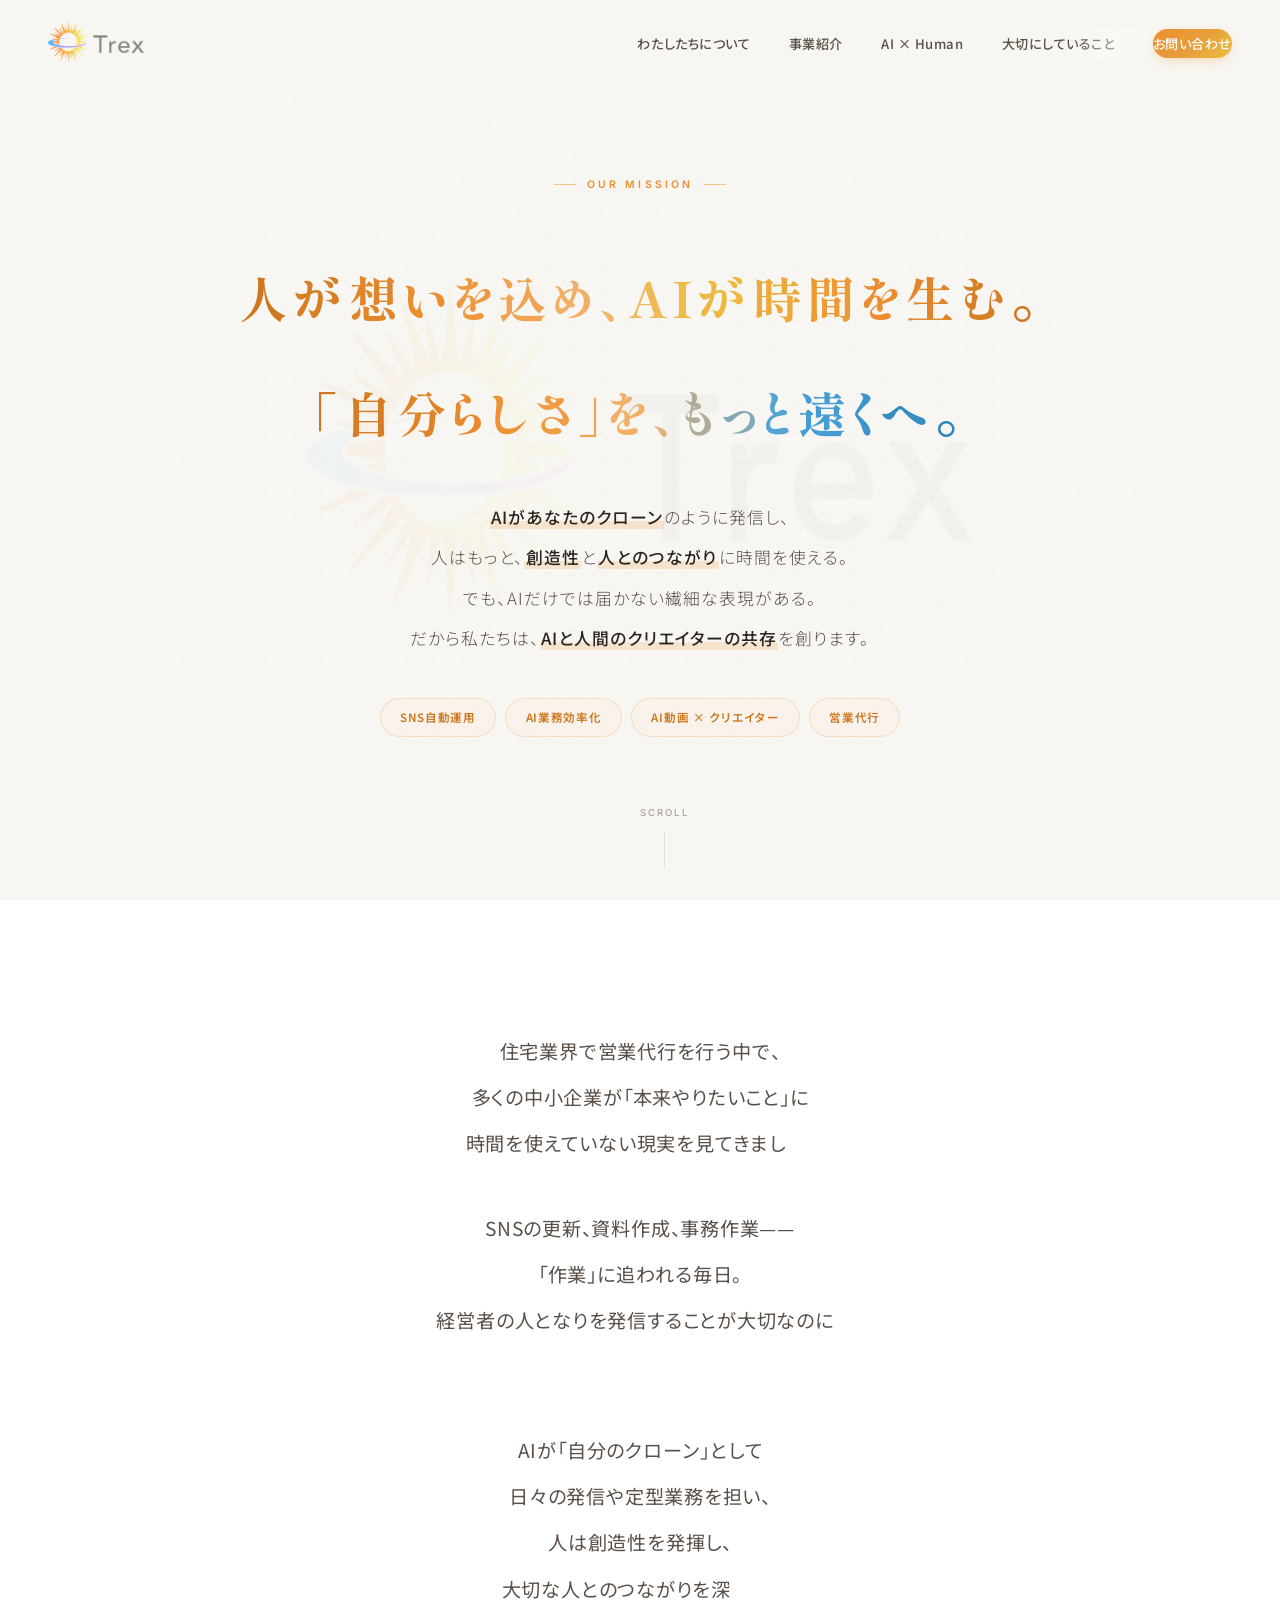
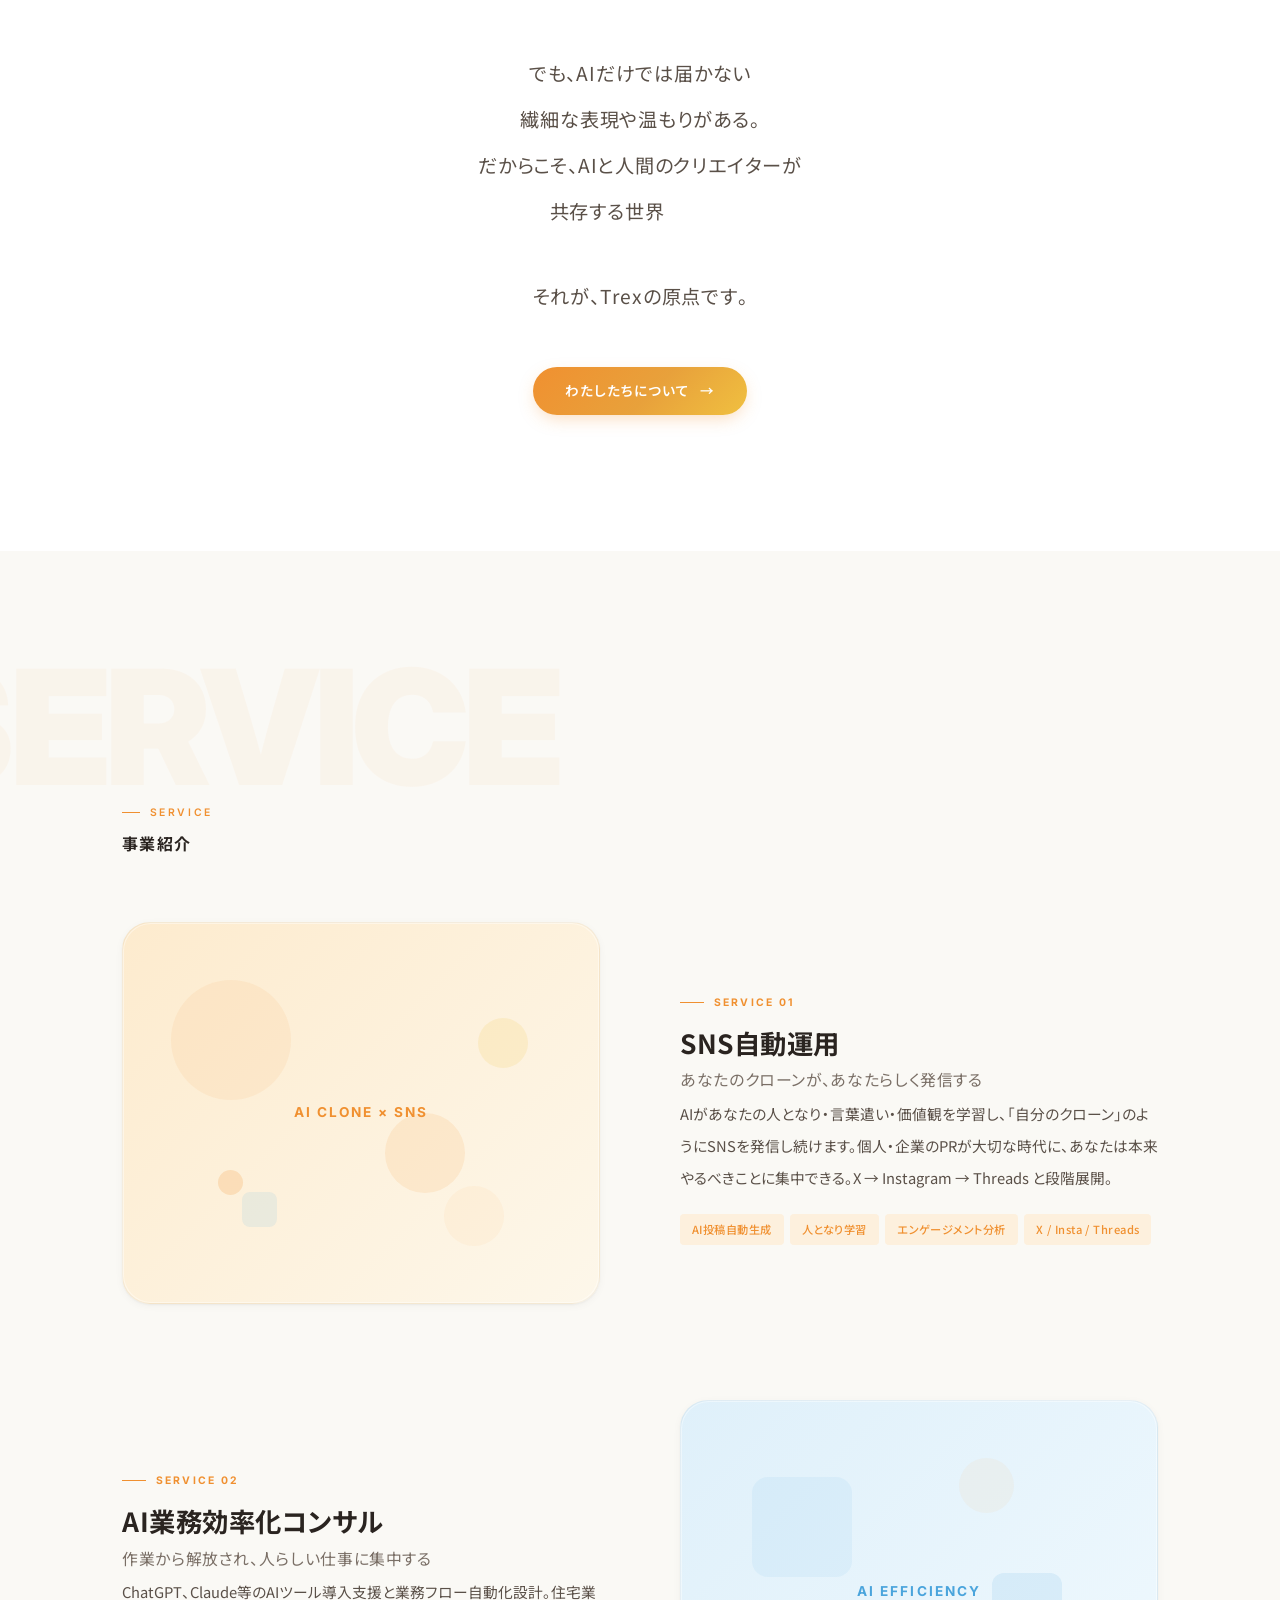
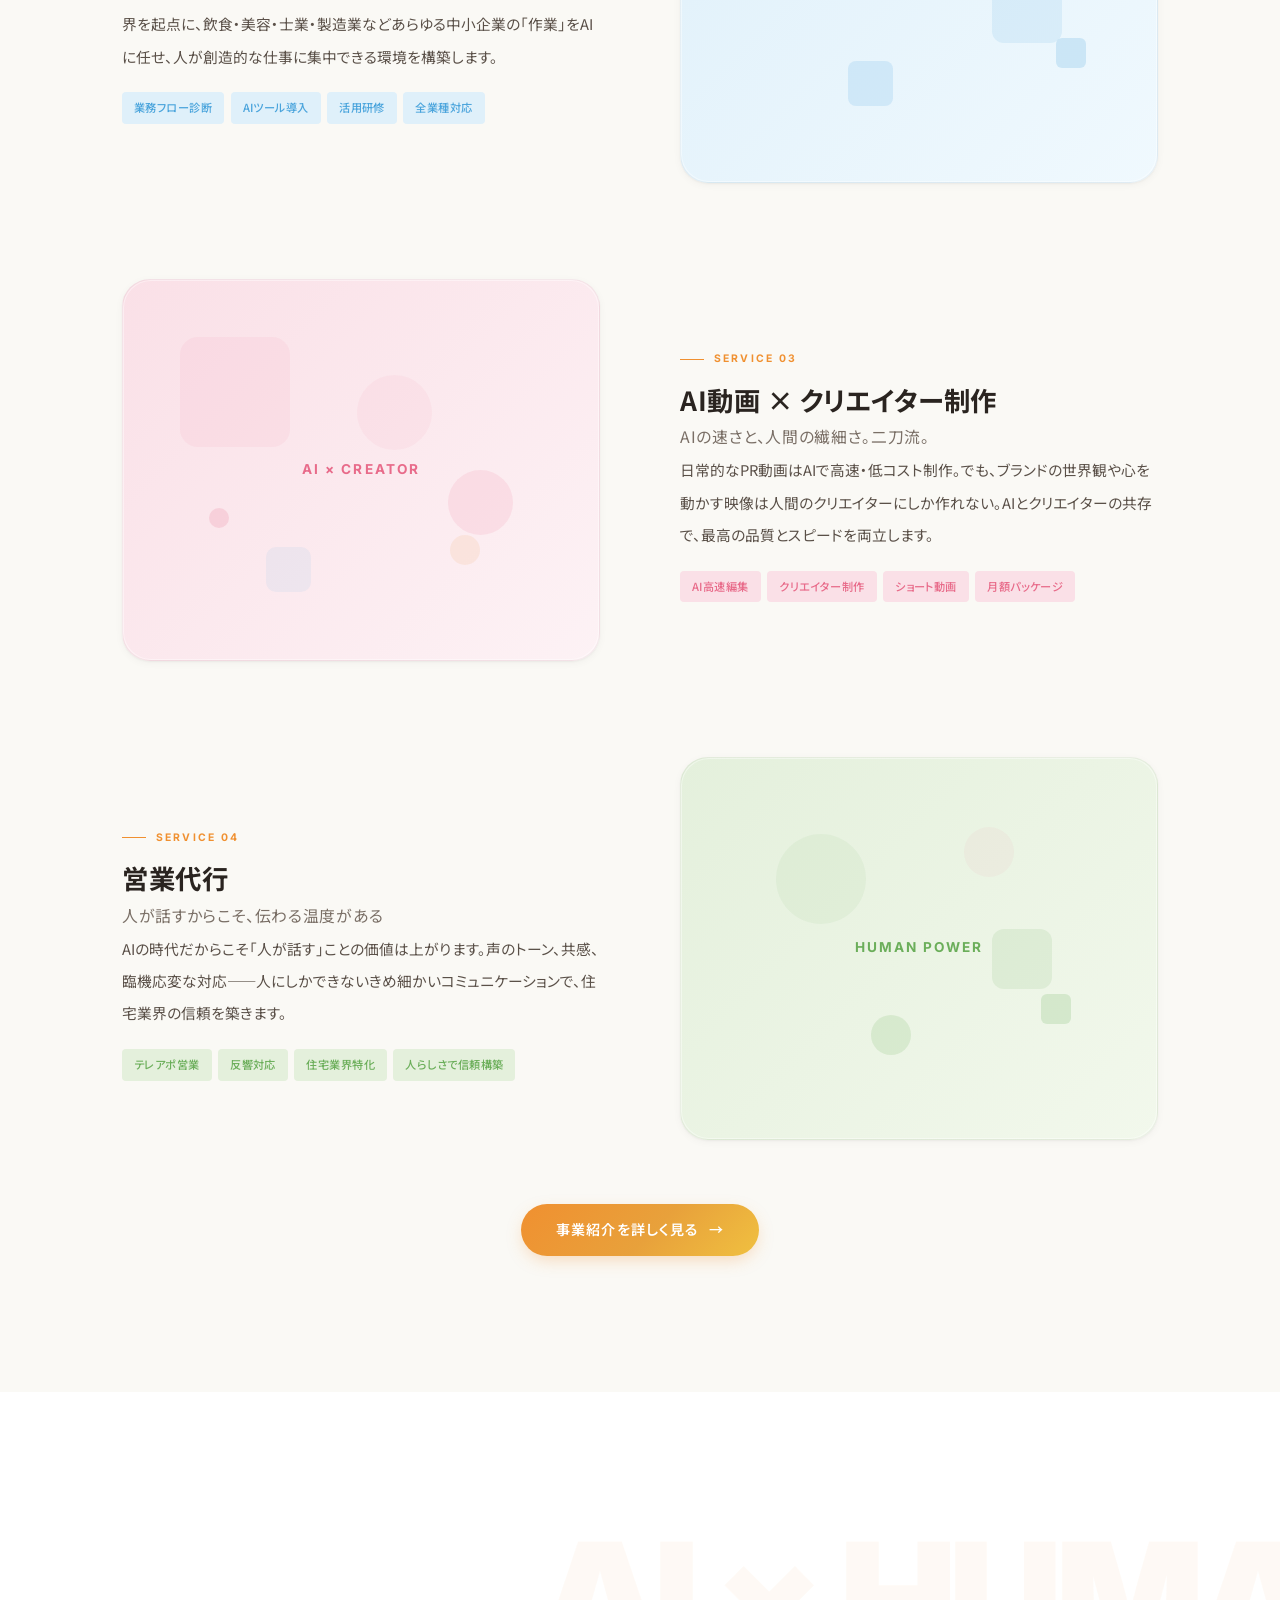
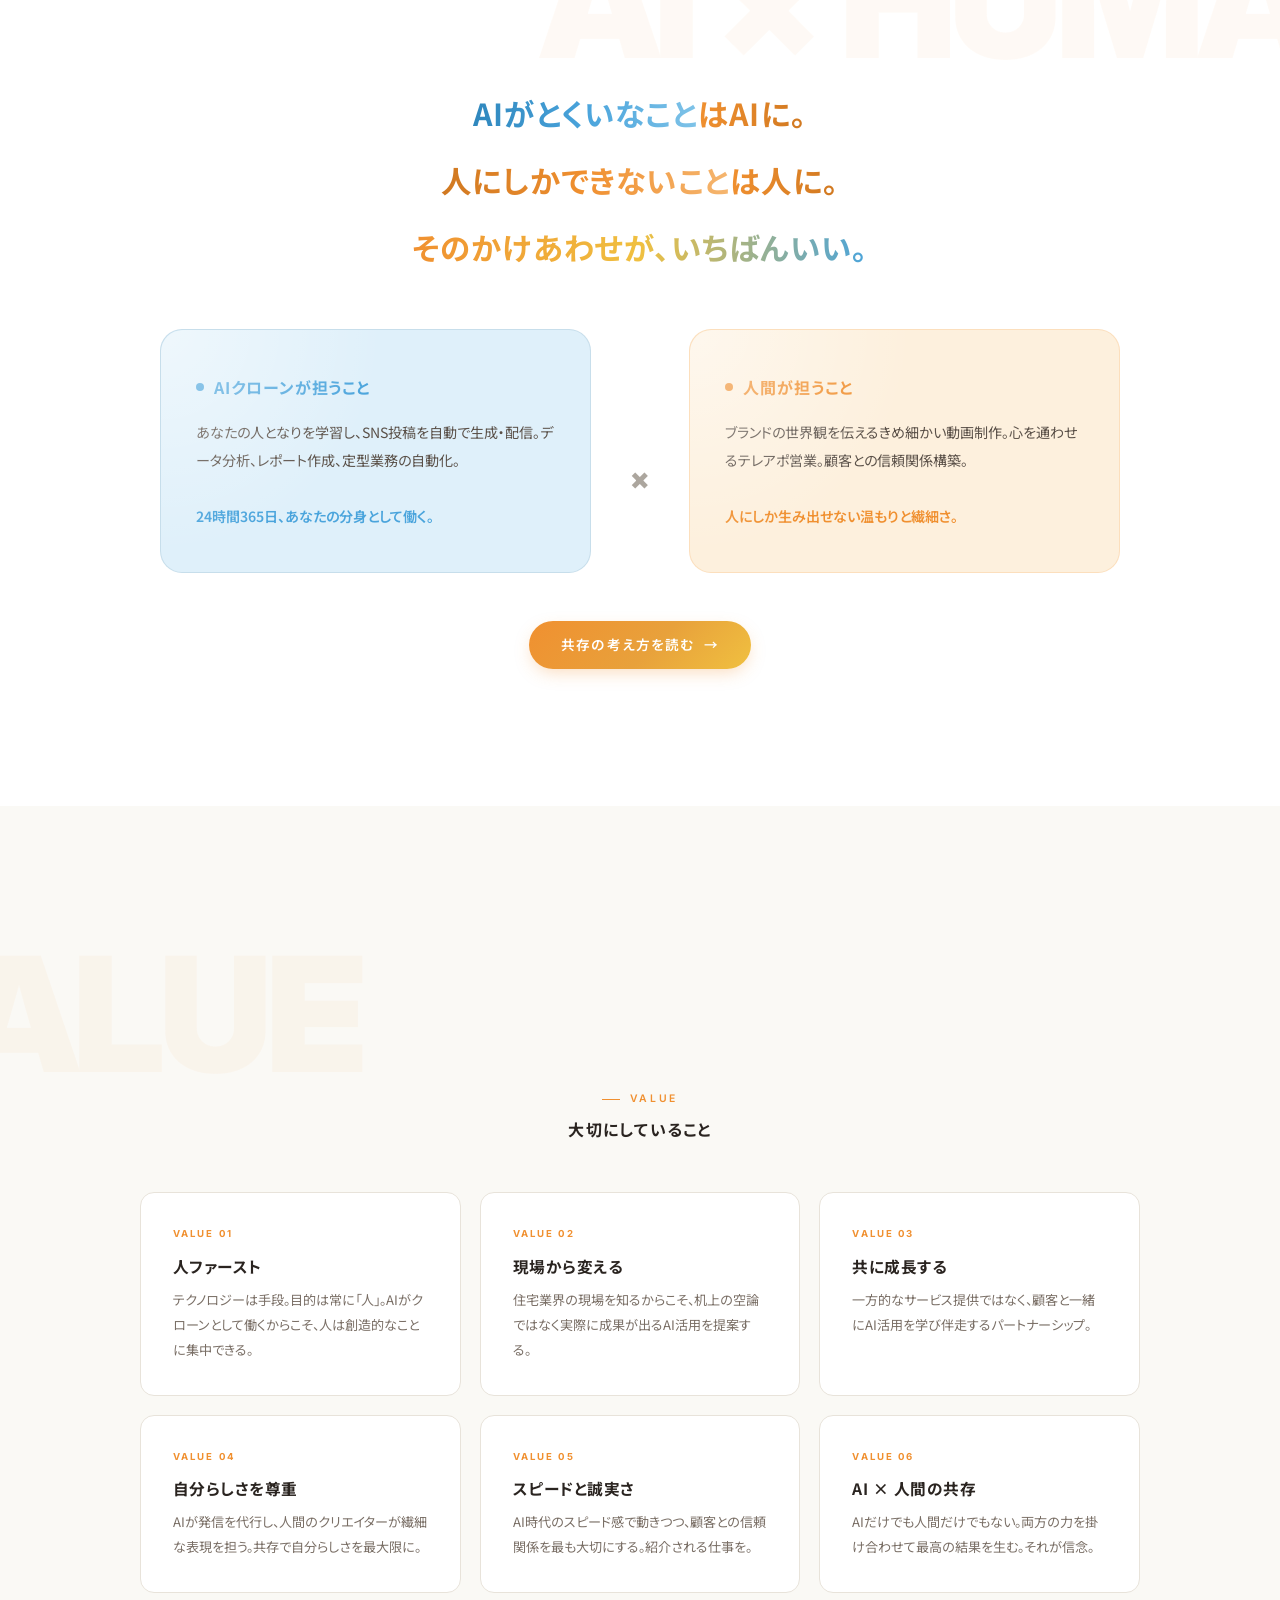
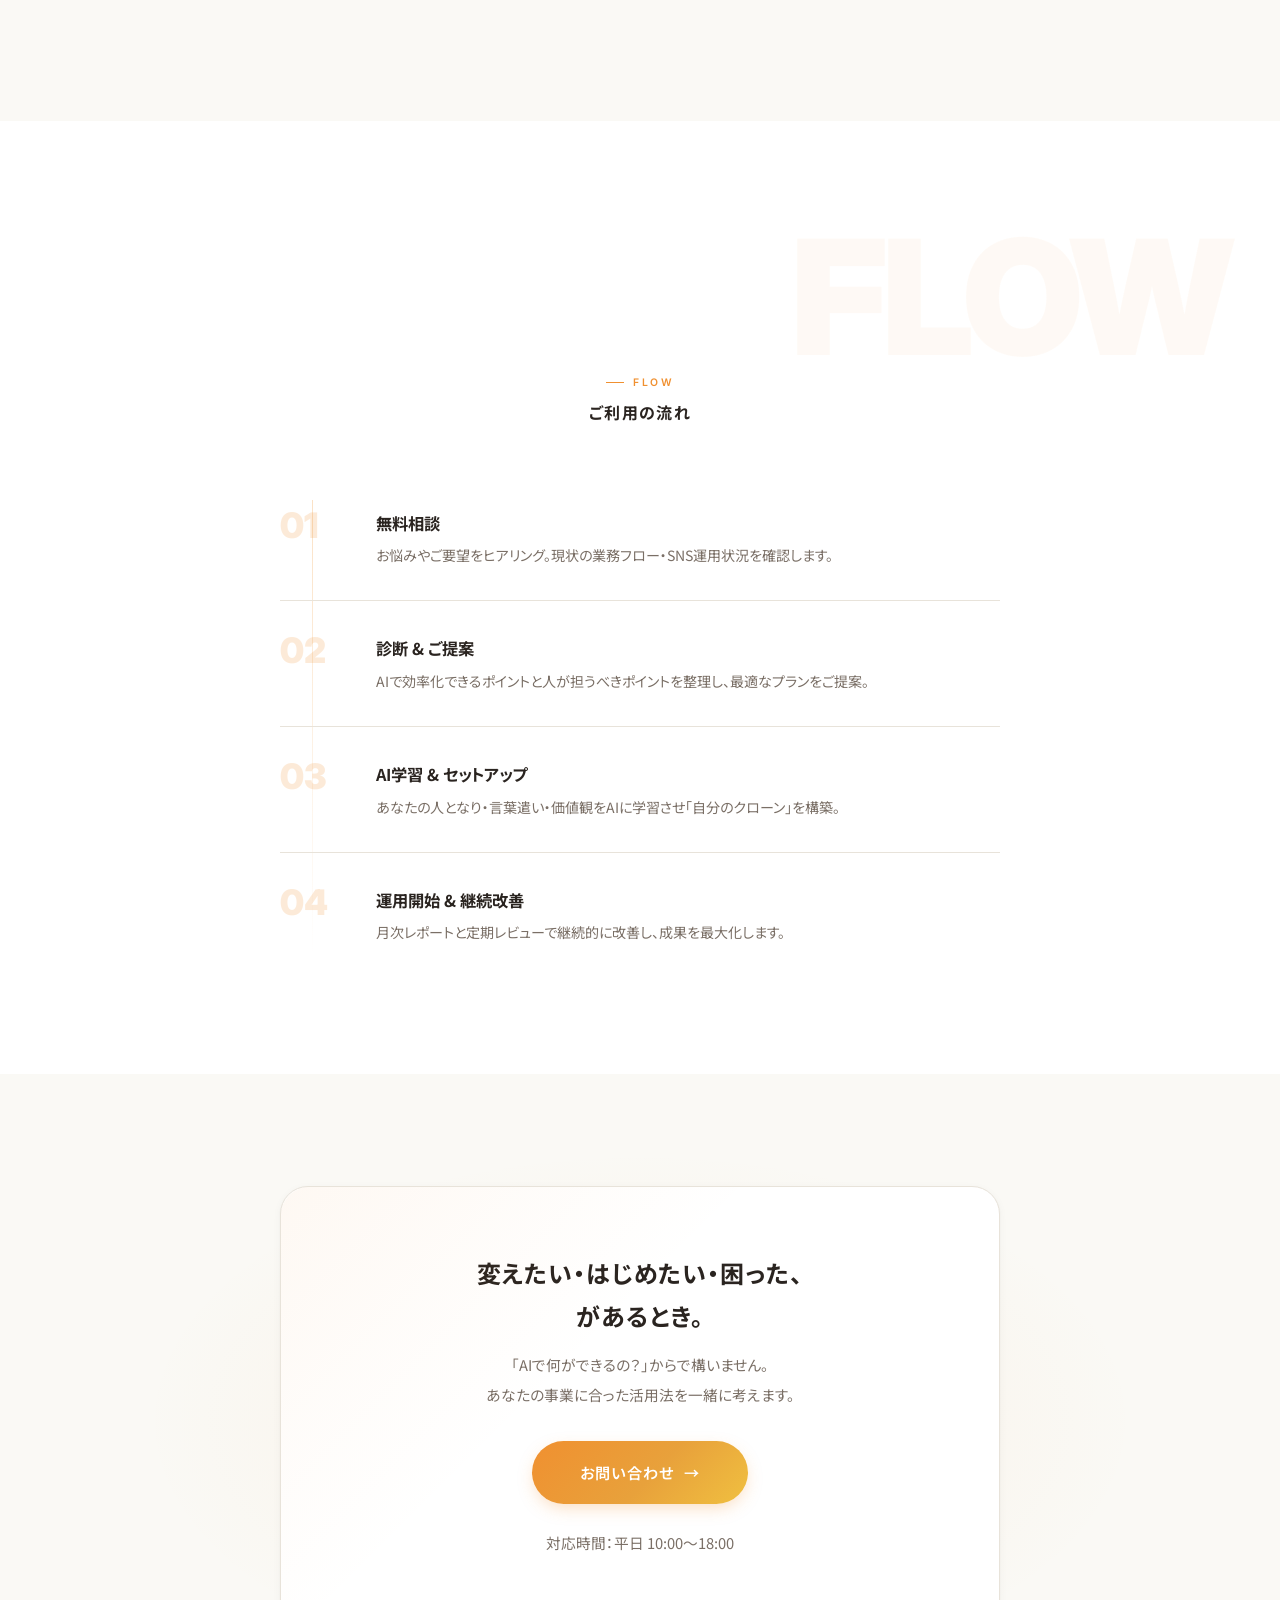
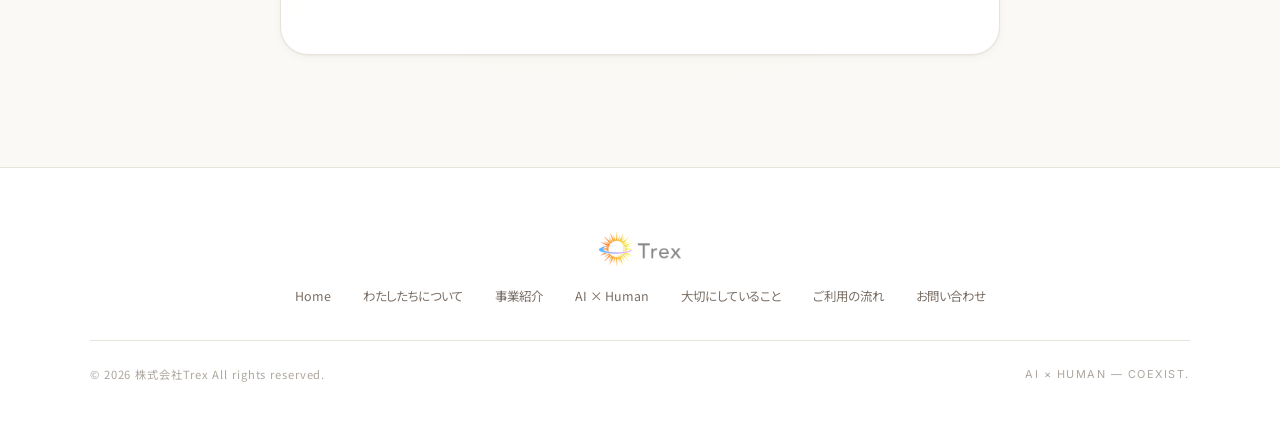
<file: index.html>
<!DOCTYPE html>
<html lang="ja">
<head>
<meta charset="UTF-8">
<meta name="viewport" content="width=device-width, initial-scale=1.0">
<title>株式会社Trex — AIの力で、自分らしく。</title>
<meta name="description" content="AIがあなたのクローンのように発信し、人はもっと創造性と人とのつながりに時間を使える。AI × 人間のクリエイター共存を創る、株式会社Trex。">
<link rel="icon" type="image/png" href="assets/logo.png">
<link rel="stylesheet" href="assets/style.css">
</head>
<body>

<nav id="nav"><div class="nav-inner">
  <a href="index.html" class="logo"><img src="assets/logo.png" alt="Trex"></a>
  <ul class="nav-links" id="navLinks">
    <li><a href="about.html">わたしたちについて</a></li>
    <li><a href="service.html">事業紹介</a></li>
    <li><a href="coexist.html">AI × Human</a></li>
    <li><a href="values.html">大切にしていること</a></li>
    <li><a href="contact.html" class="nav-cta">お問い合わせ</a></li>
  </ul>
  <button class="ham" onclick="document.getElementById('navLinks').classList.toggle('open')"><span></span><span></span><span></span></button>
</div></nav>

<!-- ========================================
     HERO
     ======================================== -->
<section class="hero">
  <div class="hero-bg-shapes">
    <div class="shape s1"></div><div class="shape s2"></div>
    <div class="shape s3"></div><div class="shape s4"></div>
  </div>
  <div class="hero-watermark" id="heroWatermark">
    <img src="assets/logo.png" alt="">
  </div>
  <div class="hero-center">
    <div class="hero-label">Our Mission</div>
    <h1 class="hero-headline" id="headline" data-lines="人が想いを込め、AIが時間を生む。|「自分らしさ」を、もっと遠くへ。"></h1>
    <div class="hero-mission" id="heroMission">
      <span class="hm-line"><em>AIがあなたのクローン</em>のように発信し、</span>
      <span class="hm-line">人はもっと、<em>創造性</em>と<em>人とのつながり</em>に時間を使える。</span>
      <span class="hm-line">でも、AIだけでは届かない繊細な表現がある。</span>
      <span class="hm-line">だから私たちは、<em>AIと人間のクリエイターの共存</em>を創ります。</span>
    </div>
    <div class="hero-badges" id="heroBadges">
      <span class="badge">SNS自動運用</span>
      <span class="badge">AI業務効率化</span>
      <span class="badge">AI動画 × クリエイター</span>
      <span class="badge">営業代行</span>
    </div>
  </div>
  <div class="scroll-ind"><span>SCROLL</span><div class="scroll-bar"></div></div>
</section>

<!-- MISSION -->
<section class="mission-sec" id="mission">
  <div class="sec-inner">
    <div class="mission-text" id="missionBlock">住宅業界で営業代行を行う中で、<br>多くの中小企業が「本来やりたいこと」に<br>時間を使えていない現実を見てきました。||SNSの更新、資料作成、事務作業——<br>「作業」に追われる毎日。<br>経営者の人となりを発信することが大切なのに、<br>忙しくて続けられない。||AIが「自分のクローン」として<br>日々の発信や定型業務を担い、<br>人は創造性を発揮し、<br>大切な人とのつながりを深める。||でも、AIだけでは届かない<br>繊細な表現や温もりがある。<br>だからこそ、AIと人間のクリエイターが<br>共存する世界を創る。||それが、Trexの原点です。</div>
    <div style="text-align:center;margin-top:3rem;">
      <a href="about.html" class="cta-btn" style="padding:.7rem 2rem;font-size:.85rem;">わたしたちについて</a>
    </div>
  </div>
</section>

<!-- SERVICE -->
<section class="service-sec" id="service">
  <div class="sec-inner">
    <div class="big-en" data-speed="0.12">SERVICE</div>
    <div style="margin-top:-1rem;">
      <div class="sec-label">Service</div>
      <div class="sec-title">事業紹介</div>
    </div>

    <div class="svc-list">
      <div class="svc">
        <div class="svc-vis v-primary">
          <div class="geo float" style="width:120px;height:120px;background:rgba(240,144,48,.08);top:15%;left:10%;"></div>
          <div class="geo float" style="width:80px;height:80px;background:rgba(240,144,48,.12);top:50%;left:55%;animation-delay:-2s;"></div>
          <div class="geo" style="width:50px;height:50px;background:rgba(240,192,64,.15);top:25%;right:15%;"></div>
          <div class="geo" style="width:35px;height:35px;background:rgba(74,164,220,.1);bottom:20%;left:25%;border-radius:8px;"></div>
          <div class="geo float" style="width:60px;height:60px;background:rgba(240,144,48,.06);bottom:15%;right:20%;animation-delay:-4s;"></div>
          <div class="geo" style="width:25px;height:25px;background:rgba(240,144,48,.2);top:65%;left:20%;"></div>
          <div class="vis-label" style="color:var(--primary);">AI Clone × SNS</div>
        </div>
        <div class="svc-body">
          <div class="svc-num">SERVICE 01</div>
          <h3>SNS自動運用<small>あなたのクローンが、あなたらしく発信する</small></h3>
          <p>AIがあなたの人となり・言葉遣い・価値観を学習し、「自分のクローン」のようにSNSを発信し続けます。個人・企業のPRが大切な時代に、あなたは本来やるべきことに集中できる。X → Instagram → Threads と段階展開。</p>
          <div class="svc-tags"><span class="t-o">AI投稿自動生成</span><span class="t-o">人となり学習</span><span class="t-o">エンゲージメント分析</span><span class="t-o">X / Insta / Threads</span></div>
        </div>
      </div>

      <div class="svc">
        <div class="svc-vis v-blue">
          <div class="geo" style="width:100px;height:100px;background:rgba(74,164,220,.08);top:20%;left:15%;border-radius:16px;"></div>
          <div class="geo float" style="width:70px;height:70px;background:rgba(74,164,220,.12);top:45%;right:20%;border-radius:12px;"></div>
          <div class="geo" style="width:45px;height:45px;background:rgba(74,164,220,.16);bottom:20%;left:35%;border-radius:8px;"></div>
          <div class="geo float" style="width:55px;height:55px;background:rgba(240,144,48,.06);top:15%;right:30%;animation-delay:-3s;"></div>
          <div class="geo" style="width:30px;height:30px;background:rgba(74,164,220,.2);bottom:30%;right:15%;border-radius:6px;"></div>
          <div class="vis-label" style="color:var(--blue);">AI Efficiency</div>
        </div>
        <div class="svc-body">
          <div class="svc-num">SERVICE 02</div>
          <h3>AI業務効率化コンサル<small>作業から解放され、人らしい仕事に集中する</small></h3>
          <p>ChatGPT、Claude等のAIツール導入支援と業務フロー自動化設計。住宅業界を起点に、飲食・美容・士業・製造業などあらゆる中小企業の「作業」をAIに任せ、人が創造的な仕事に集中できる環境を構築します。</p>
          <div class="svc-tags"><span class="t-b">業務フロー診断</span><span class="t-b">AIツール導入</span><span class="t-b">活用研修</span><span class="t-b">全業種対応</span></div>
        </div>
      </div>

      <div class="svc">
        <div class="svc-vis v-pink">
          <div class="geo" style="width:110px;height:110px;background:rgba(232,107,138,.07);top:15%;left:12%;border-radius:18px;"></div>
          <div class="geo float" style="width:65px;height:65px;background:rgba(232,107,138,.12);top:50%;right:18%;"></div>
          <div class="geo" style="width:45px;height:45px;background:rgba(74,164,220,.08);bottom:18%;left:30%;border-radius:10px;"></div>
          <div class="geo float" style="width:75px;height:75px;background:rgba(232,107,138,.06);top:25%;right:35%;animation-delay:-3s;"></div>
          <div class="geo" style="width:30px;height:30px;background:rgba(240,144,48,.1);bottom:25%;right:25%;"></div>
          <div class="geo" style="width:20px;height:20px;background:rgba(232,107,138,.18);top:60%;left:18%;"></div>
          <div class="vis-label" style="color:var(--pink);">AI × Creator</div>
        </div>
        <div class="svc-body">
          <div class="svc-num">SERVICE 03</div>
          <h3>AI動画 × クリエイター制作<small>AIの速さと、人間の繊細さ。二刀流。</small></h3>
          <p>日常的なPR動画はAIで高速・低コスト制作。でも、ブランドの世界観や心を動かす映像は人間のクリエイターにしか作れない。AIとクリエイターの共存で、最高の品質とスピードを両立します。</p>
          <div class="svc-tags"><span class="t-pk">AI高速編集</span><span class="t-pk">クリエイター制作</span><span class="t-pk">ショート動画</span><span class="t-pk">月額パッケージ</span></div>
        </div>
      </div>

      <div class="svc">
        <div class="svc-vis v-green">
          <div class="geo" style="width:90px;height:90px;background:rgba(107,174,90,.07);top:20%;left:20%;"></div>
          <div class="geo float" style="width:60px;height:60px;background:rgba(107,174,90,.12);top:45%;right:22%;border-radius:12px;"></div>
          <div class="geo" style="width:40px;height:40px;background:rgba(107,174,90,.16);bottom:22%;left:40%;"></div>
          <div class="geo float" style="width:50px;height:50px;background:rgba(232,107,138,.06);top:18%;right:30%;animation-delay:-4s;"></div>
          <div class="geo" style="width:30px;height:30px;background:rgba(107,174,90,.2);bottom:30%;right:18%;border-radius:6px;"></div>
          <div class="vis-label" style="color:var(--green);">Human Power</div>
        </div>
        <div class="svc-body">
          <div class="svc-num">SERVICE 04</div>
          <h3>営業代行<small>人が話すからこそ、伝わる温度がある</small></h3>
          <p>AIの時代だからこそ「人が話す」ことの価値は上がります。声のトーン、共感、臨機応変な対応——人にしかできないきめ細かいコミュニケーションで、住宅業界の信頼を築きます。</p>
          <div class="svc-tags"><span class="t-g">テレアポ営業</span><span class="t-g">反響対応</span><span class="t-g">住宅業界特化</span><span class="t-g">人らしさで信頼構築</span></div>
        </div>
      </div>
    </div>

    <div style="text-align:center;margin-top:4rem;">
      <a href="service.html" class="cta-btn" style="padding:.8rem 2.2rem;font-size:.88rem;">事業紹介を詳しく見る</a>
    </div>
  </div>
</section>

<!-- AI × HUMAN -->
<section class="coexist-sec" id="coexist">
  <div class="sec-inner">
    <div class="big-en" data-speed="-0.08" style="text-align:center;">AI × HUMAN</div>
    <h2><em class="c-ai">AIがとくいなこと</em><span class="c-mid">はAIに。</span><br><em class="c-hu">人にしかできないこと</em><span class="c-mid">は人に。</span><br><span class="c-last">そのかけあわせが、いちばんいい。</span></h2>
    <div class="co-grid">
      <div class="co-card ai" data-tilt>
        <h3>AIクローンが担うこと</h3>
        <p>あなたの人となりを学習し、SNS投稿を自動で生成・配信。データ分析、レポート作成、定型業務の自動化。<br><br><strong style="color:var(--blue);">24時間365日、あなたの分身として働く。</strong></p>
      </div>
      <div class="co-x">×</div>
      <div class="co-card hu" data-tilt>
        <h3>人間が担うこと</h3>
        <p>ブランドの世界観を伝えるきめ細かい動画制作。心を通わせるテレアポ営業。顧客との信頼関係構築。<br><br><strong style="color:var(--primary);">人にしか生み出せない温もりと繊細さ。</strong></p>
      </div>
    </div>
    <div style="margin-top:3rem;">
      <a href="coexist.html" class="cta-btn" style="padding:.7rem 2rem;font-size:.85rem;">共存の考え方を読む</a>
    </div>
  </div>
</section>

<!-- VALUES -->
<section class="values-sec" id="values">
  <div class="sec-inner">
    <div class="big-en" data-speed="0.1" style="text-align:center;">VALUE</div>
    <div style="text-align:center;margin-top:-1rem;"><div class="sec-label">Value</div><div class="sec-title">大切にしていること</div></div>
    <div class="val-grid">
      <div class="val"><div class="val-n">VALUE 01</div><h4>人ファースト</h4><p>テクノロジーは手段。目的は常に「人」。AIがクローンとして働くからこそ、人は創造的なことに集中できる。</p></div>
      <div class="val"><div class="val-n">VALUE 02</div><h4>現場から変える</h4><p>住宅業界の現場を知るからこそ、机上の空論ではなく実際に成果が出るAI活用を提案する。</p></div>
      <div class="val"><div class="val-n">VALUE 03</div><h4>共に成長する</h4><p>一方的なサービス提供ではなく、顧客と一緒にAI活用を学び伴走するパートナーシップ。</p></div>
      <div class="val"><div class="val-n">VALUE 04</div><h4>自分らしさを尊重</h4><p>AIが発信を代行し、人間のクリエイターが繊細な表現を担う。共存で自分らしさを最大限に。</p></div>
      <div class="val"><div class="val-n">VALUE 05</div><h4>スピードと誠実さ</h4><p>AI時代のスピード感で動きつつ、顧客との信頼関係を最も大切にする。紹介される仕事を。</p></div>
      <div class="val"><div class="val-n">VALUE 06</div><h4>AI × 人間の共存</h4><p>AIだけでも人間だけでもない。両方の力を掛け合わせて最高の結果を生む。それが信念。</p></div>
    </div>
  </div>
</section>

<!-- FLOW -->
<section class="flow-sec" id="flow">
  <div class="sec-inner">
    <div class="big-en" data-speed="-0.06" style="text-align:center;">FLOW</div>
    <div style="text-align:center;margin-top:-1rem;"><div class="sec-label">Flow</div><div class="sec-title">ご利用の流れ</div></div>
    <div class="fl-list">
      <div class="fl"><div class="fl-n">01</div><div><h4>無料相談</h4><p>お悩みやご要望をヒアリング。現状の業務フロー・SNS運用状況を確認します。</p></div></div>
      <div class="fl"><div class="fl-n">02</div><div><h4>診断 & ご提案</h4><p>AIで効率化できるポイントと人が担うべきポイントを整理し、最適なプランをご提案。</p></div></div>
      <div class="fl"><div class="fl-n">03</div><div><h4>AI学習 & セットアップ</h4><p>あなたの人となり・言葉遣い・価値観をAIに学習させ「自分のクローン」を構築。</p></div></div>
      <div class="fl"><div class="fl-n">04</div><div><h4>運用開始 & 継続改善</h4><p>月次レポートと定期レビューで継続的に改善し、成果を最大化します。</p></div></div>
    </div>
  </div>
</section>

<!-- CTA -->
<section class="cta-sec" id="contact-cta">
  <div class="cta-box">
    <h2>変えたい・はじめたい・困った、<br>があるとき。</h2>
    <p>「AIで何ができるの？」からで構いません。<br>あなたの事業に合った活用法を一緒に考えます。</p>
    <a href="contact.html" class="cta-btn">お問い合わせ</a>
    <p class="cta-sm">対応時間：平日 10:00〜18:00</p>
  </div>
</section>

<footer>
  <div class="ft-inner">
    <div class="ft-logo"><img src="assets/logo.png" alt="Trex"></div>
    <div class="ft-links">
      <a href="index.html">Home</a>
      <a href="about.html">わたしたちについて</a>
      <a href="service.html">事業紹介</a>
      <a href="coexist.html">AI × Human</a>
      <a href="values.html">大切にしていること</a>
      <a href="flow.html">ご利用の流れ</a>
      <a href="contact.html">お問い合わせ</a>
    </div>
    <div class="ft-meta">
      <p class="cp">© 2026 株式会社Trex All rights reserved.</p>
      <span class="ft-sm">AI × Human — Coexist.</span>
    </div>
  </div>
</footer>

<script src="assets/script.js"></script>
</body>
</html>
</file>
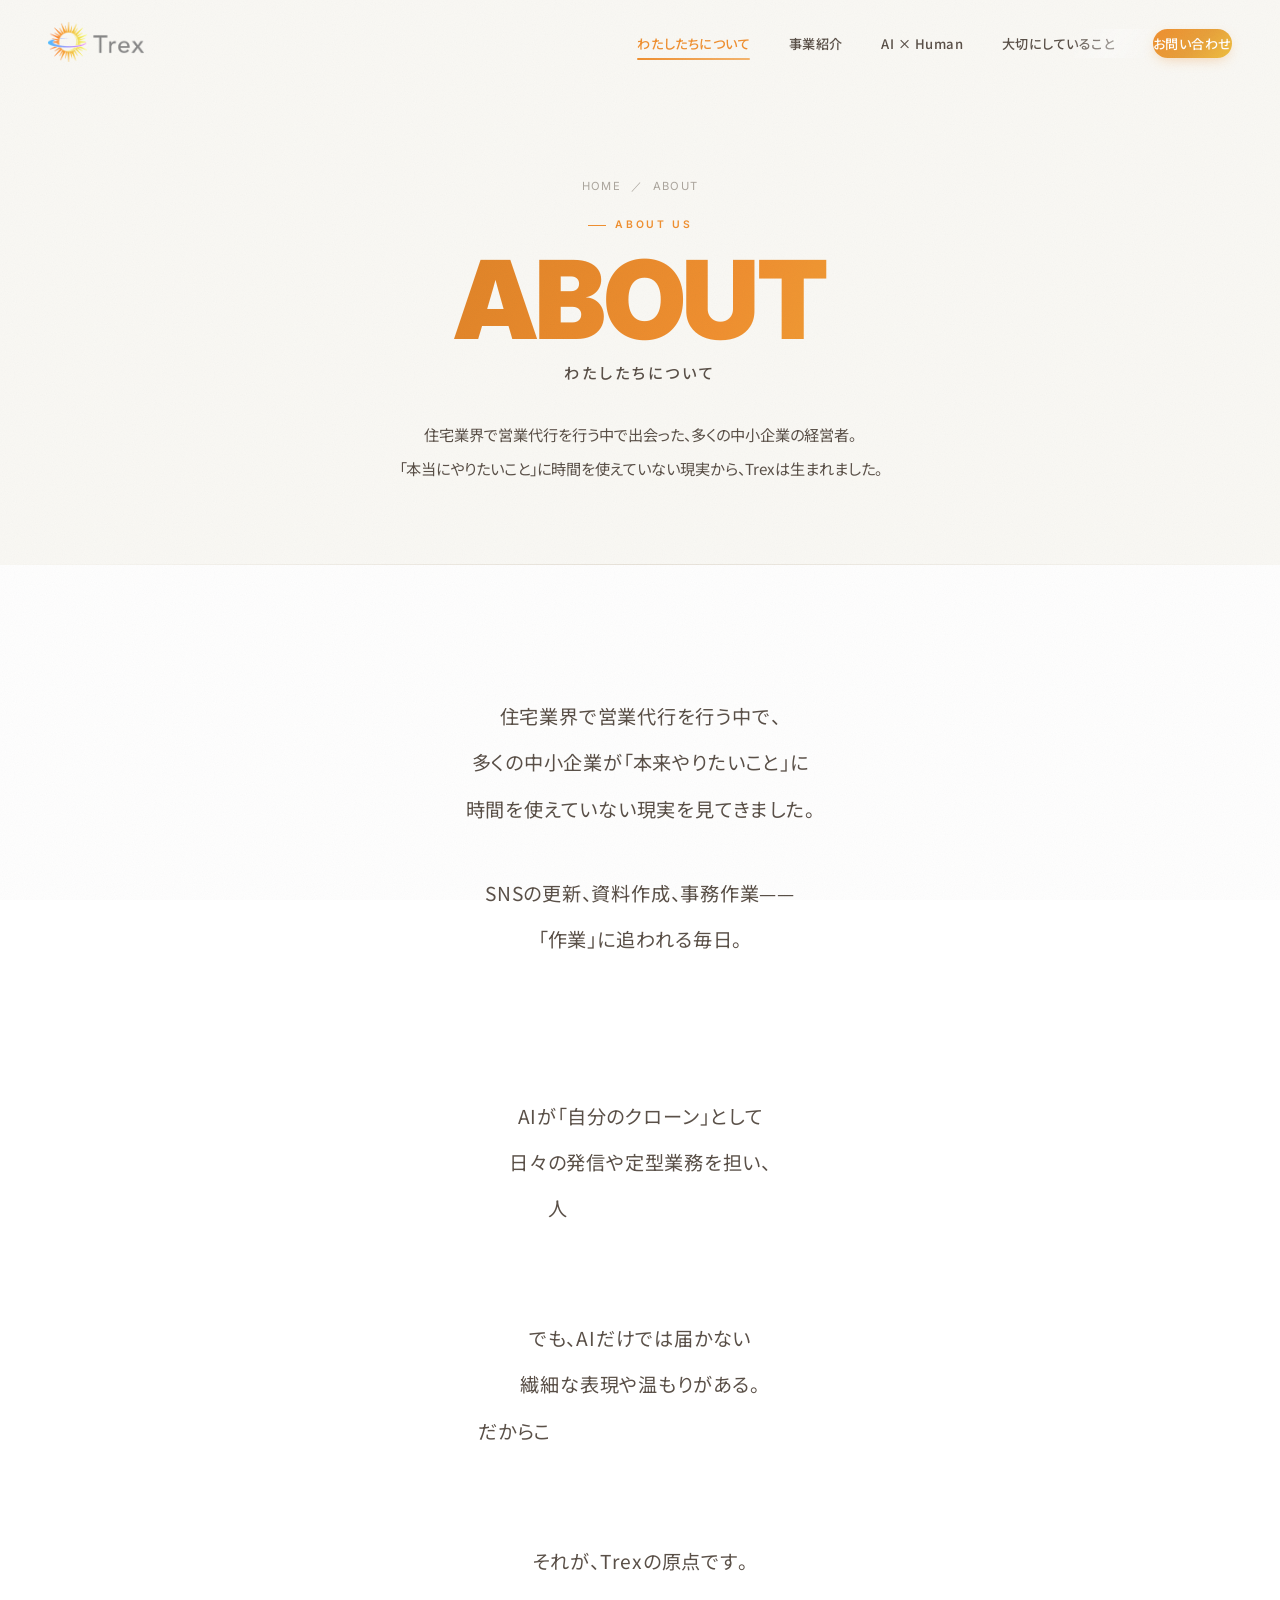
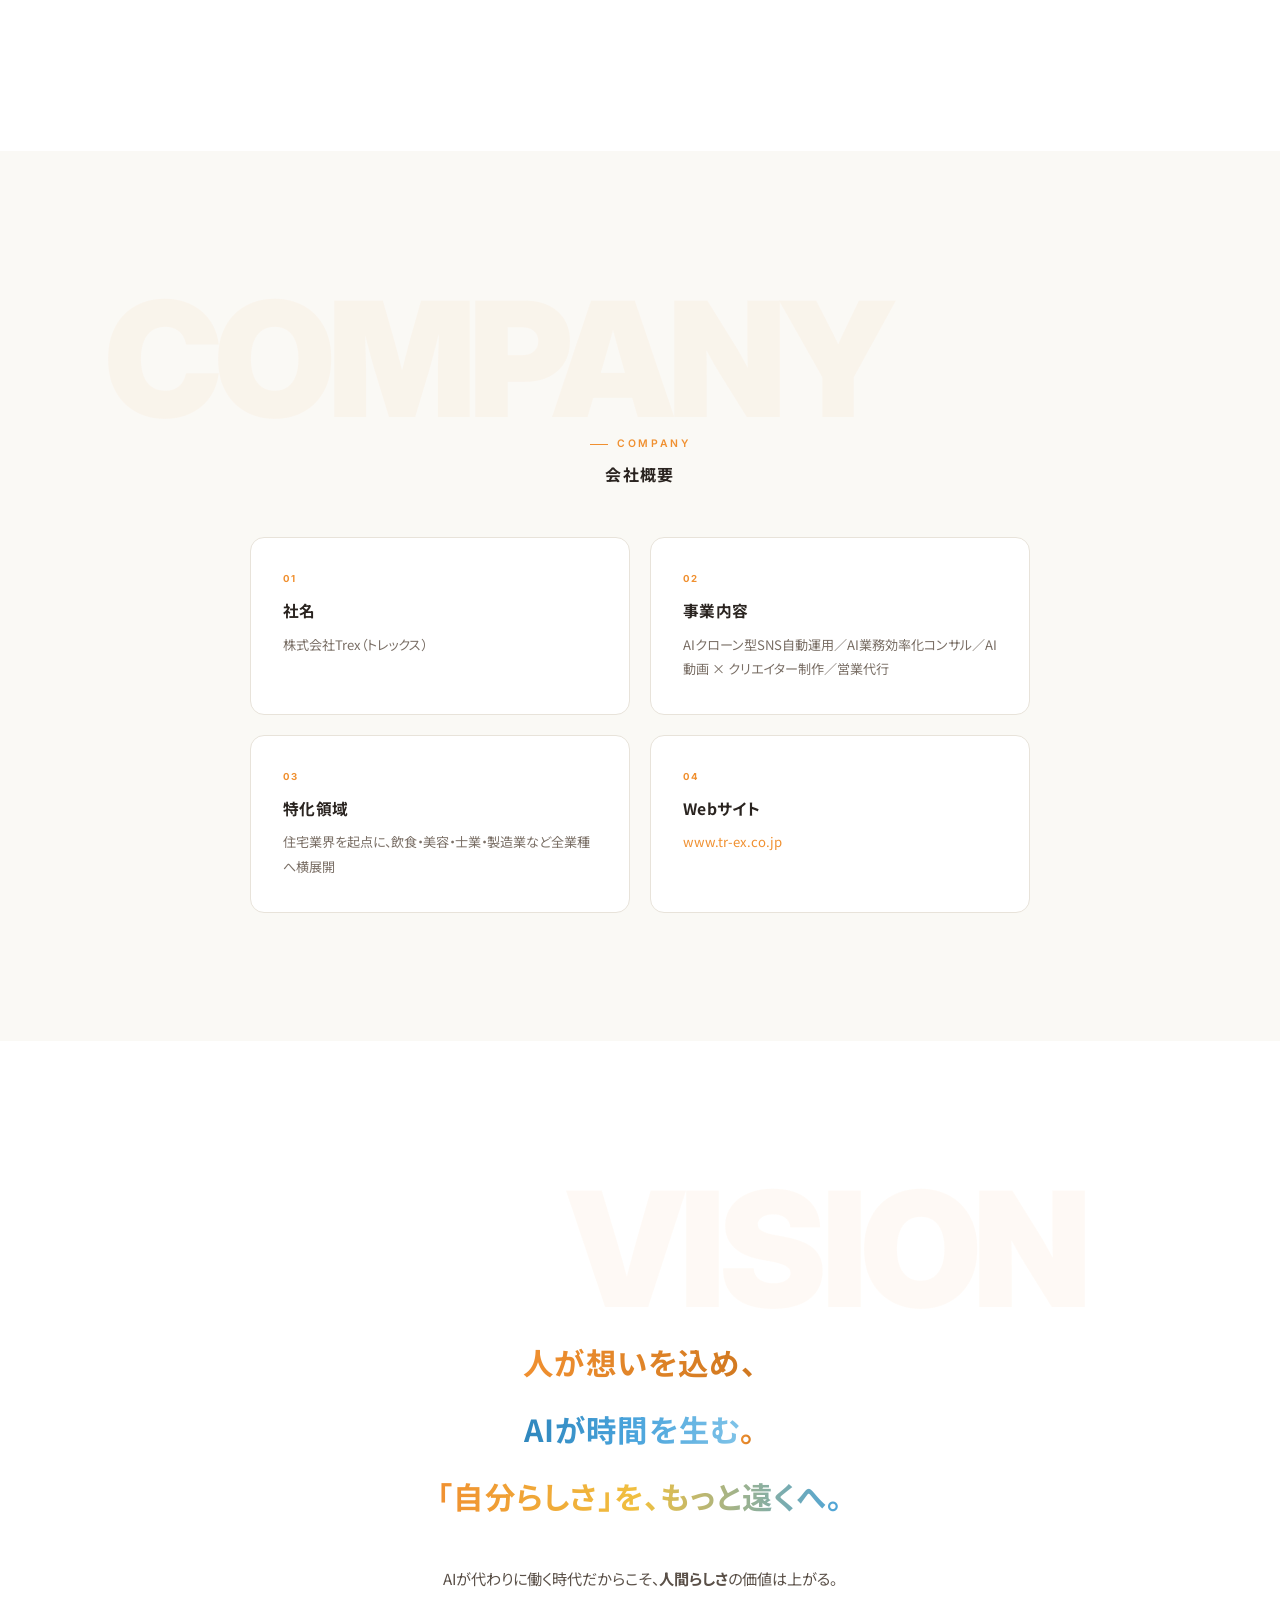
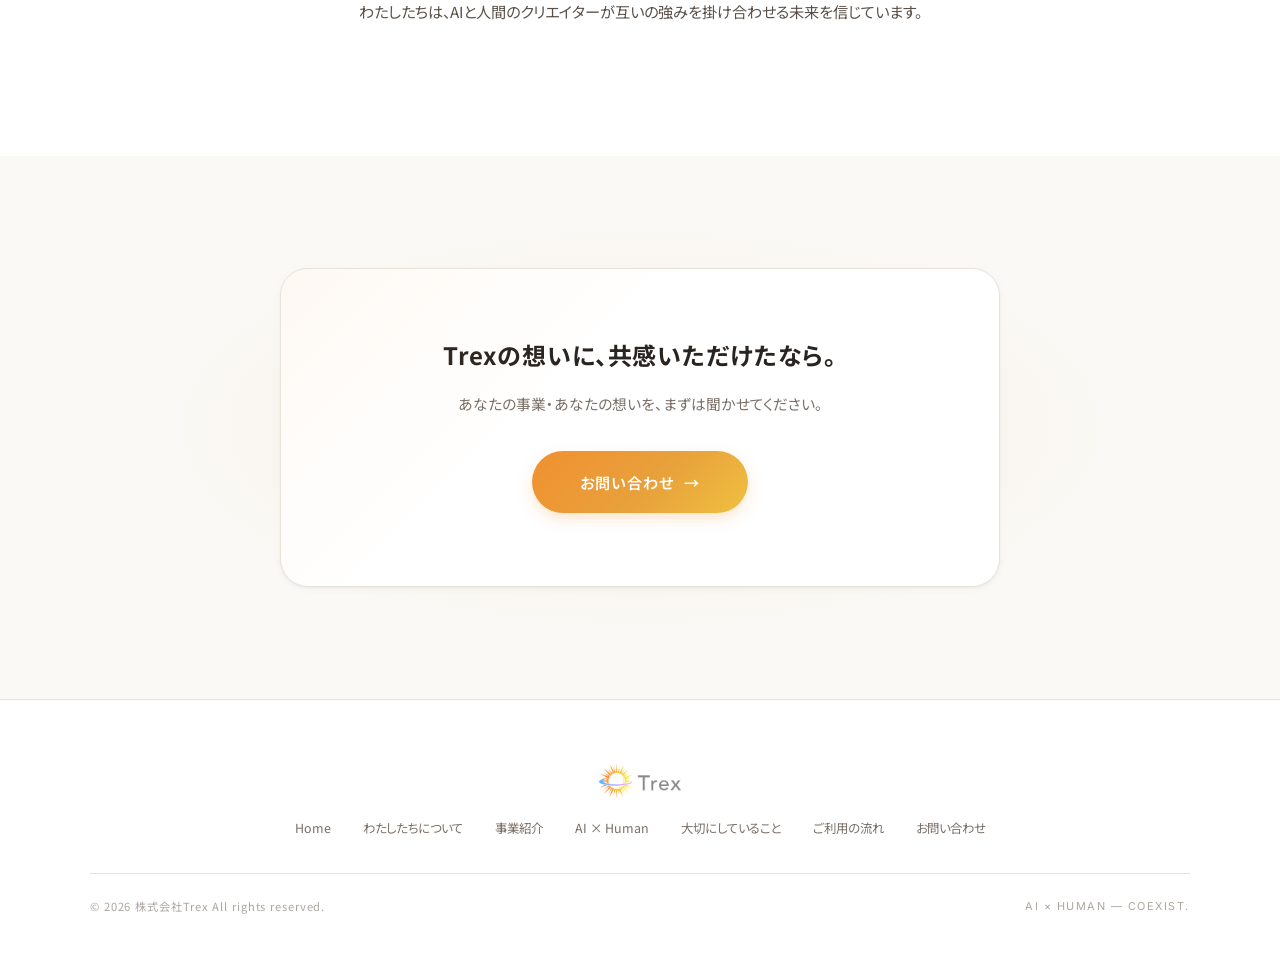
<file: about.html>
<!DOCTYPE html>
<html lang="ja">
<head>
<meta charset="UTF-8">
<meta name="viewport" content="width=device-width, initial-scale=1.0">
<title>わたしたちについて | 株式会社Trex</title>
<meta name="description" content="住宅業界の現場から生まれた「AI × 人間の共存」という哲学。Trexの原点と、描く未来。">
<link rel="icon" type="image/png" href="assets/logo.png">
<link rel="stylesheet" href="assets/style.css">
</head>
<body>

<nav id="nav"><div class="nav-inner">
  <a href="index.html" class="logo"><img src="assets/logo.png" alt="Trex"></a>
  <ul class="nav-links" id="navLinks">
    <li><a href="about.html">わたしたちについて</a></li>
    <li><a href="service.html">事業紹介</a></li>
    <li><a href="coexist.html">AI × Human</a></li>
    <li><a href="values.html">大切にしていること</a></li>
    <li><a href="contact.html" class="nav-cta">お問い合わせ</a></li>
  </ul>
  <button class="ham" onclick="document.getElementById('navLinks').classList.toggle('open')"><span></span><span></span><span></span></button>
</div></nav>

<section class="page-hero">
  <div class="sec-inner">
    <div class="crumb"><a href="index.html">HOME</a><span>／</span>ABOUT</div>
    <div class="sec-label">About Us</div>
    <div class="pg-en">ABOUT</div>
    <div class="pg-ja">わたしたちについて</div>
    <p class="pg-lead">住宅業界で営業代行を行う中で出会った、多くの中小企業の経営者。<br>「本当にやりたいこと」に時間を使えていない現実から、Trexは生まれました。</p>
  </div>
</section>

<!-- MISSION -->
<section class="mission-sec" id="mission">
  <div class="sec-inner">
    <div class="mission-text" id="missionBlock">住宅業界で営業代行を行う中で、<br>多くの中小企業が「本来やりたいこと」に<br>時間を使えていない現実を見てきました。||SNSの更新、資料作成、事務作業——<br>「作業」に追われる毎日。<br>経営者の人となりを発信することが大切なのに、<br>忙しくて続けられない。||AIが「自分のクローン」として<br>日々の発信や定型業務を担い、<br>人は創造性を発揮し、<br>大切な人とのつながりを深める。||でも、AIだけでは届かない<br>繊細な表現や温もりがある。<br>だからこそ、AIと人間のクリエイターが<br>共存する世界を創る。||それが、Trexの原点です。</div>
  </div>
</section>

<!-- COMPANY INFO -->
<section class="values-sec">
  <div class="sec-inner">
    <div class="big-en" data-speed="0.1" style="text-align:center;">COMPANY</div>
    <div style="text-align:center;margin-top:-1rem;">
      <div class="sec-label">Company</div>
      <div class="sec-title">会社概要</div>
    </div>
    <div class="val-grid" style="grid-template-columns:repeat(2,1fr);max-width:780px;">
      <div class="val reveal"><div class="val-n">01</div><h4>社名</h4><p>株式会社Trex（トレックス）</p></div>
      <div class="val reveal"><div class="val-n">02</div><h4>事業内容</h4><p>AIクローン型SNS自動運用／AI業務効率化コンサル／AI動画 × クリエイター制作／営業代行</p></div>
      <div class="val reveal"><div class="val-n">03</div><h4>特化領域</h4><p>住宅業界を起点に、飲食・美容・士業・製造業など全業種へ横展開</p></div>
      <div class="val reveal"><div class="val-n">04</div><h4>Webサイト</h4><p><a href="https://www.tr-ex.co.jp/" target="_blank" style="color:var(--primary);text-decoration:none;">www.tr-ex.co.jp</a></p></div>
    </div>
  </div>
</section>

<!-- VISION -->
<section class="coexist-sec">
  <div class="sec-inner">
    <div class="big-en" data-speed="-0.08" style="text-align:center;">VISION</div>
    <h2 style="margin-bottom:2rem;">
      <span class="c-mid">人が想いを込め、</span><br>
      <em class="c-ai">AIが時間を生む</em><span class="c-mid">。</span><br>
      <span class="c-last">「自分らしさ」を、もっと遠くへ。</span>
    </h2>
    <p style="max-width:640px;margin:0 auto;color:var(--text-mid);font-size:.95rem;line-height:2.2;">
      AIが代わりに働く時代だからこそ、<strong>人間らしさ</strong>の価値は上がる。<br>
      わたしたちは、AIと人間のクリエイターが互いの強みを掛け合わせる未来を信じています。
    </p>
  </div>
</section>

<!-- CTA -->
<section class="cta-sec">
  <div class="cta-box">
    <h2>Trexの想いに、共感いただけたなら。</h2>
    <p>あなたの事業・あなたの想いを、まずは聞かせてください。</p>
    <a href="contact.html" class="cta-btn">お問い合わせ</a>
  </div>
</section>

<footer>
  <div class="ft-inner">
    <div class="ft-logo"><img src="assets/logo.png" alt="Trex"></div>
    <div class="ft-links">
      <a href="index.html">Home</a>
      <a href="about.html">わたしたちについて</a>
      <a href="service.html">事業紹介</a>
      <a href="coexist.html">AI × Human</a>
      <a href="values.html">大切にしていること</a>
      <a href="flow.html">ご利用の流れ</a>
      <a href="contact.html">お問い合わせ</a>
    </div>
    <div class="ft-meta">
      <p class="cp">© 2026 株式会社Trex All rights reserved.</p>
      <span class="ft-sm">AI × Human — Coexist.</span>
    </div>
  </div>
</footer>

<script src="assets/script.js"></script>
</body>
</html>
</file>
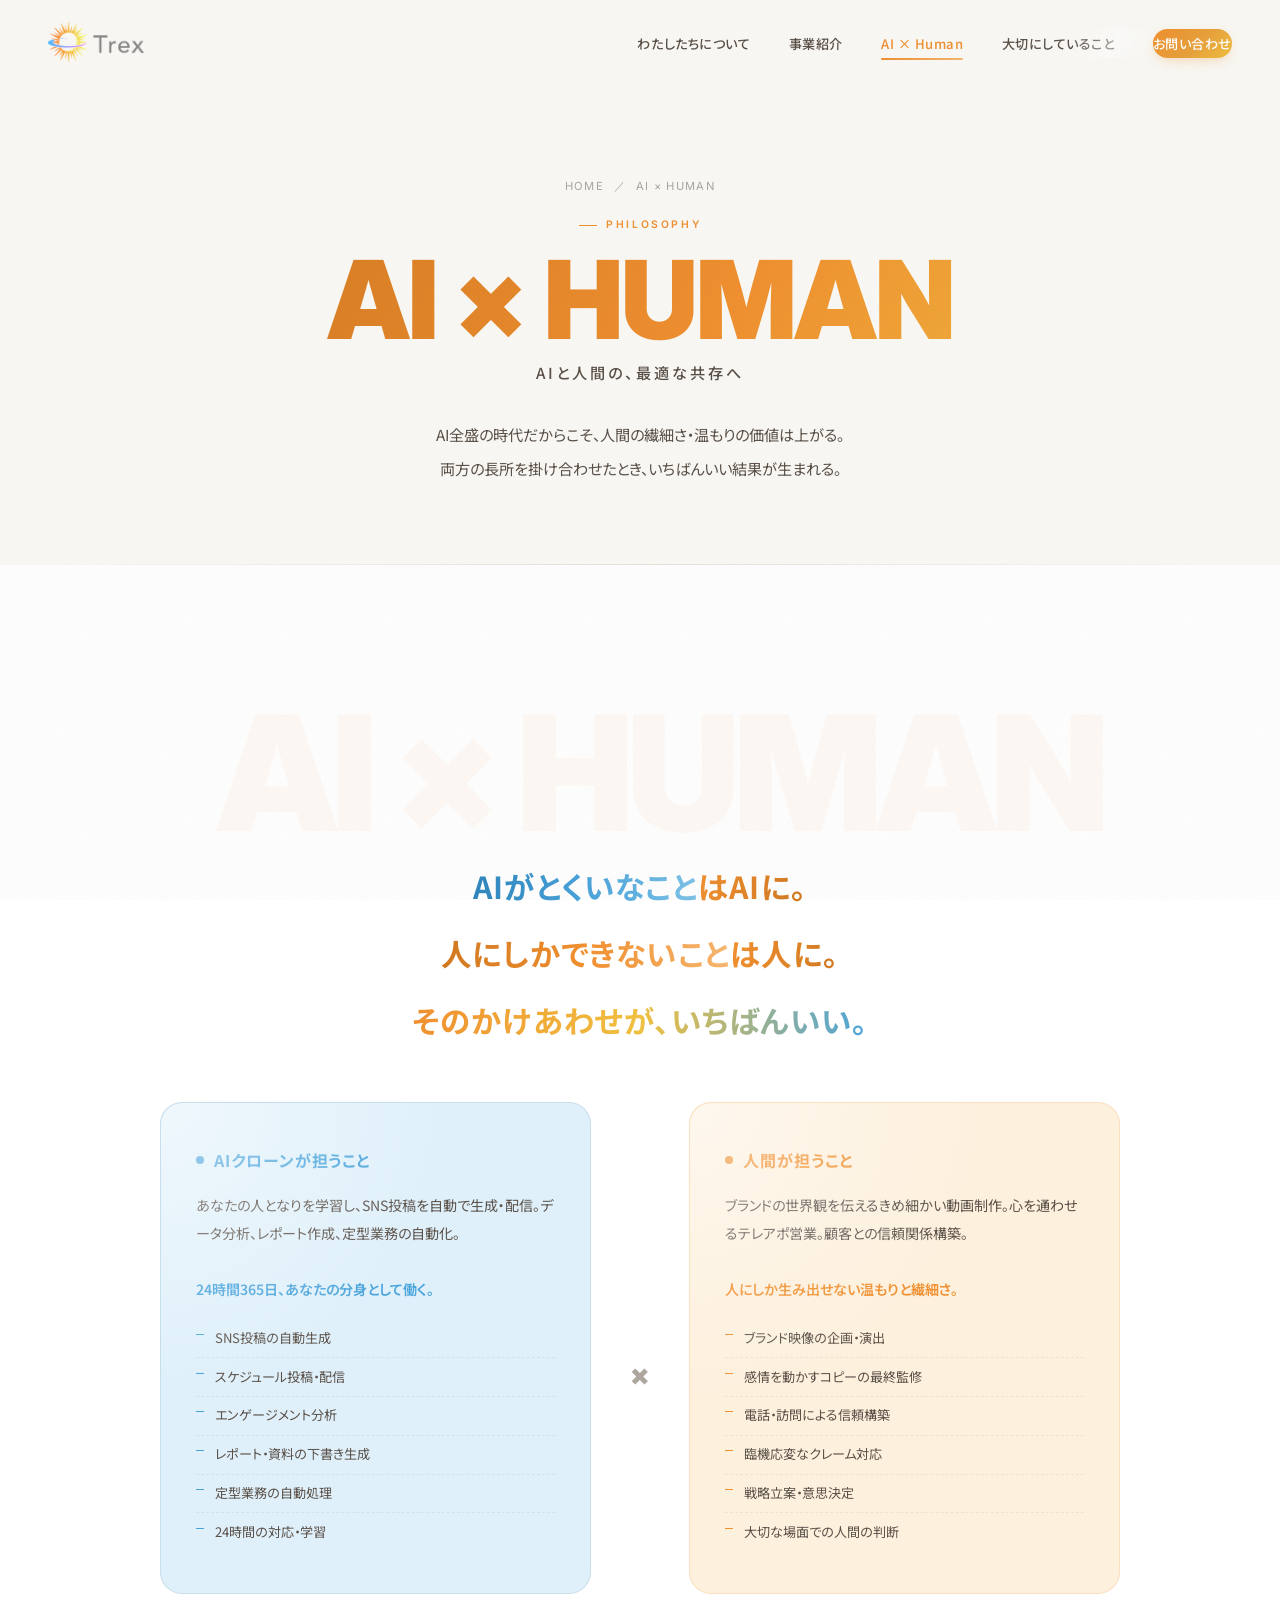
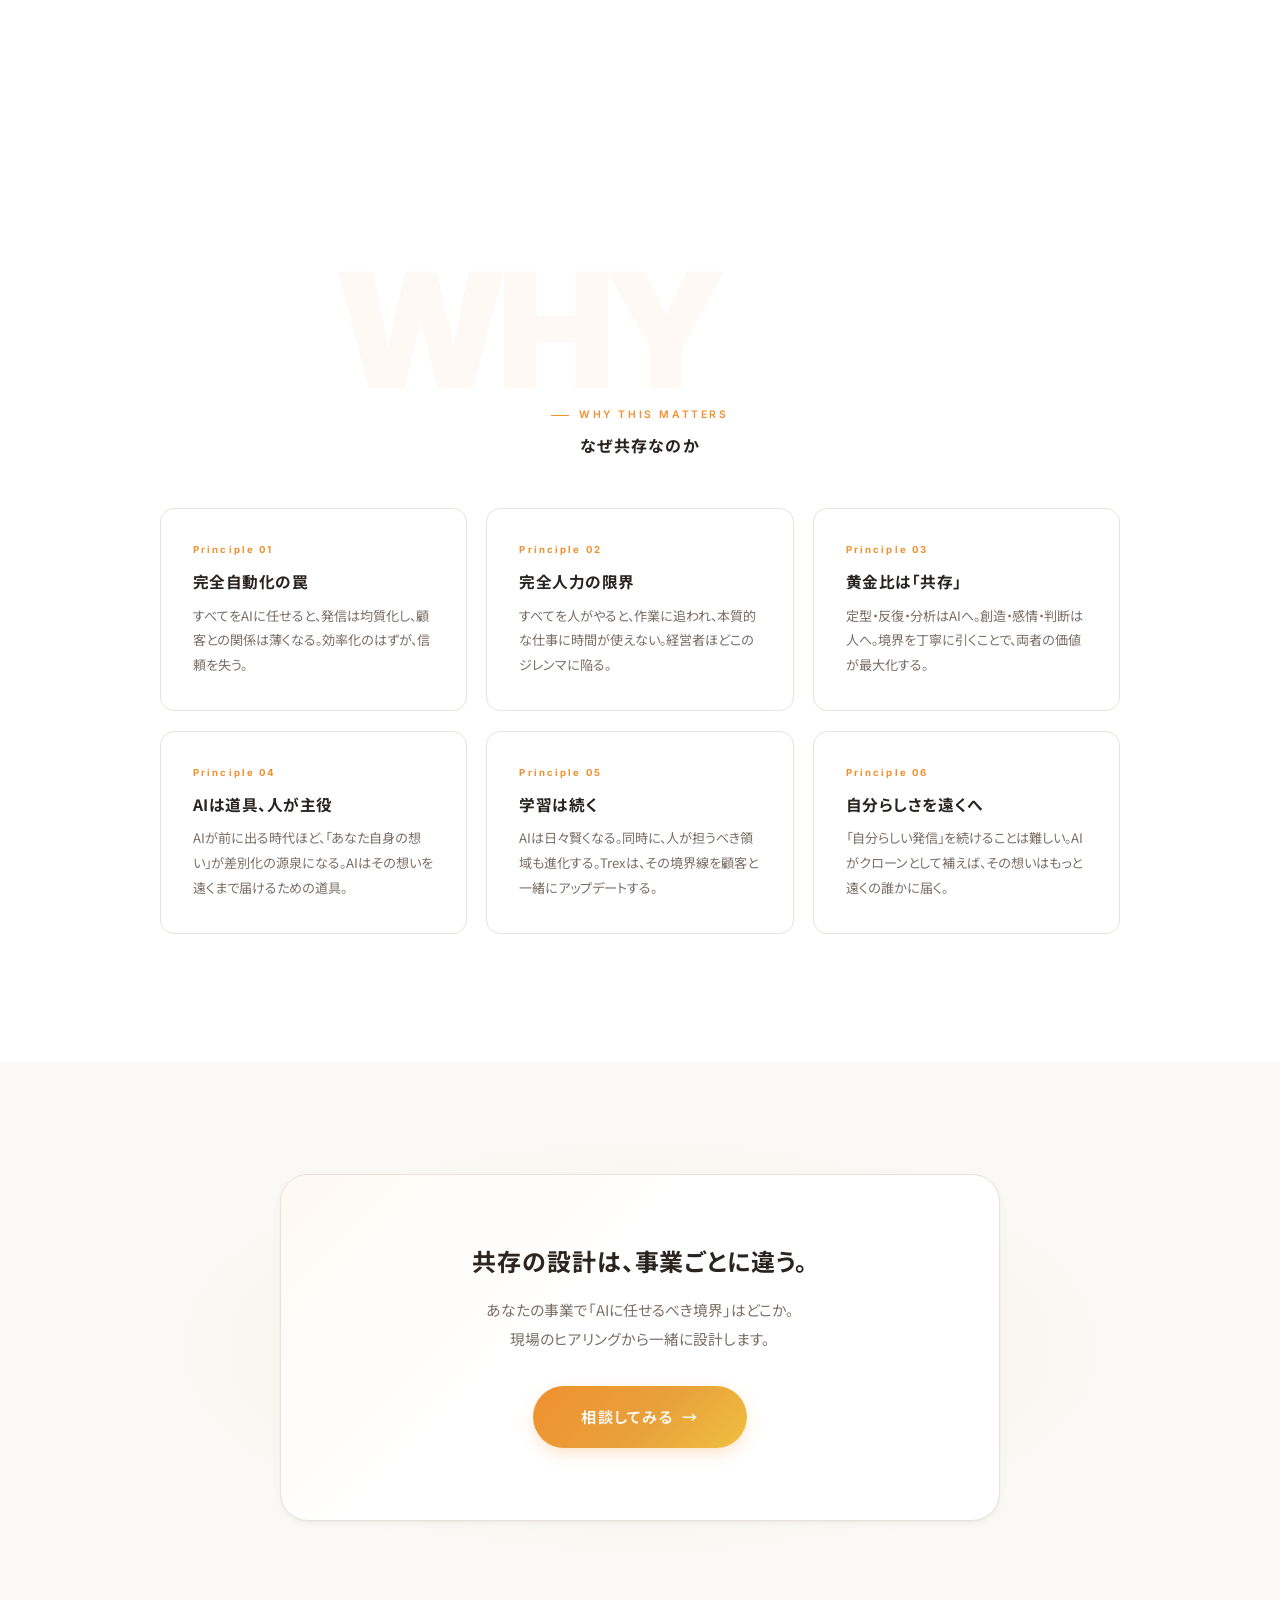
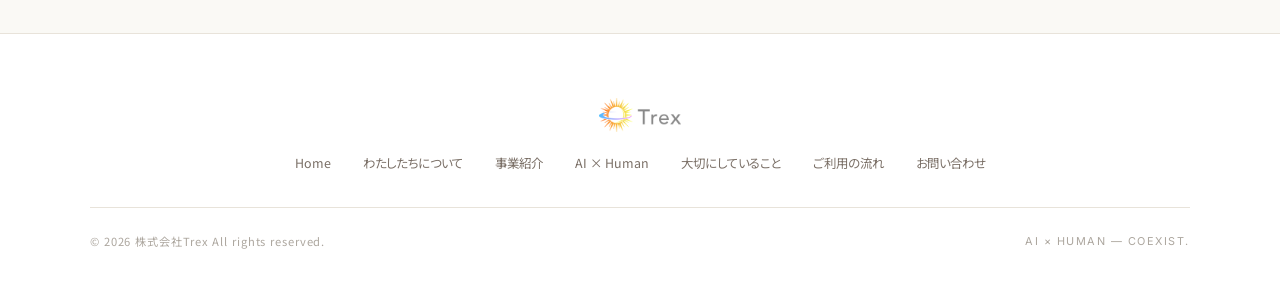
<file: coexist.html>
<!DOCTYPE html>
<html lang="ja">
<head>
<meta charset="UTF-8">
<meta name="viewport" content="width=device-width, initial-scale=1.0">
<title>AI × Human | 株式会社Trex</title>
<meta name="description" content="AIがとくいなことはAIに。人にしかできないことは人に。そのかけあわせが、いちばんいい。Trexが描くAIと人間の共存論。">
<link rel="icon" type="image/png" href="assets/logo.png">
<link rel="stylesheet" href="assets/style.css">
</head>
<body>

<nav id="nav"><div class="nav-inner">
  <a href="index.html" class="logo"><img src="assets/logo.png" alt="Trex"></a>
  <ul class="nav-links" id="navLinks">
    <li><a href="about.html">わたしたちについて</a></li>
    <li><a href="service.html">事業紹介</a></li>
    <li><a href="coexist.html">AI × Human</a></li>
    <li><a href="values.html">大切にしていること</a></li>
    <li><a href="contact.html" class="nav-cta">お問い合わせ</a></li>
  </ul>
  <button class="ham" onclick="document.getElementById('navLinks').classList.toggle('open')"><span></span><span></span><span></span></button>
</div></nav>

<section class="page-hero">
  <div class="sec-inner">
    <div class="crumb"><a href="index.html">HOME</a><span>／</span>AI × HUMAN</div>
    <div class="sec-label">Philosophy</div>
    <div class="pg-en">AI × HUMAN</div>
    <div class="pg-ja">AIと人間の、最適な共存へ</div>
    <p class="pg-lead">AI全盛の時代だからこそ、人間の繊細さ・温もりの価値は上がる。<br>両方の長所を掛け合わせたとき、いちばんいい結果が生まれる。</p>
  </div>
</section>

<section class="coexist-sec">
  <div class="sec-inner">
    <div class="big-en" data-speed="-0.08" style="text-align:center;">AI × HUMAN</div>
    <h2>
      <em class="c-ai">AIがとくいなこと</em><span class="c-mid">はAIに。</span><br>
      <em class="c-hu">人にしかできないこと</em><span class="c-mid">は人に。</span><br>
      <span class="c-last">そのかけあわせが、いちばんいい。</span>
    </h2>
    <div class="co-grid">
      <div class="co-card ai" data-tilt>
        <h3>AIクローンが担うこと</h3>
        <p>あなたの人となりを学習し、SNS投稿を自動で生成・配信。データ分析、レポート作成、定型業務の自動化。<br><br><strong style="color:var(--blue);">24時間365日、あなたの分身として働く。</strong></p>
        <ul>
          <li>SNS投稿の自動生成</li>
          <li>スケジュール投稿・配信</li>
          <li>エンゲージメント分析</li>
          <li>レポート・資料の下書き生成</li>
          <li>定型業務の自動処理</li>
          <li>24時間の対応・学習</li>
        </ul>
      </div>
      <div class="co-x">×</div>
      <div class="co-card hu" data-tilt>
        <h3>人間が担うこと</h3>
        <p>ブランドの世界観を伝えるきめ細かい動画制作。心を通わせるテレアポ営業。顧客との信頼関係構築。<br><br><strong style="color:var(--primary);">人にしか生み出せない温もりと繊細さ。</strong></p>
        <ul>
          <li>ブランド映像の企画・演出</li>
          <li>感情を動かすコピーの最終監修</li>
          <li>電話・訪問による信頼構築</li>
          <li>臨機応変なクレーム対応</li>
          <li>戦略立案・意思決定</li>
          <li>大切な場面での人間の判断</li>
        </ul>
      </div>
    </div>
  </div>
</section>

<!-- Philosophy sections -->
<section class="values-sec" style="background:var(--white);">
  <div class="sec-inner">
    <div class="big-en" data-speed="0.08" style="text-align:center;">WHY</div>
    <div style="text-align:center;margin-top:-1rem;">
      <div class="sec-label">Why this matters</div>
      <div class="sec-title">なぜ共存なのか</div>
    </div>
    <div class="val-grid" style="max-width:960px;">
      <div class="val reveal">
        <div class="val-n">Principle 01</div>
        <h4>完全自動化の罠</h4>
        <p>すべてをAIに任せると、発信は均質化し、顧客との関係は薄くなる。効率化のはずが、信頼を失う。</p>
      </div>
      <div class="val reveal">
        <div class="val-n">Principle 02</div>
        <h4>完全人力の限界</h4>
        <p>すべてを人がやると、作業に追われ、本質的な仕事に時間が使えない。経営者ほどこのジレンマに陥る。</p>
      </div>
      <div class="val reveal">
        <div class="val-n">Principle 03</div>
        <h4>黄金比は「共存」</h4>
        <p>定型・反復・分析はAIへ。創造・感情・判断は人へ。境界を丁寧に引くことで、両者の価値が最大化する。</p>
      </div>
      <div class="val reveal">
        <div class="val-n">Principle 04</div>
        <h4>AIは道具、人が主役</h4>
        <p>AIが前に出る時代ほど、「あなた自身の想い」が差別化の源泉になる。AIはその想いを遠くまで届けるための道具。</p>
      </div>
      <div class="val reveal">
        <div class="val-n">Principle 05</div>
        <h4>学習は続く</h4>
        <p>AIは日々賢くなる。同時に、人が担うべき領域も進化する。Trexは、その境界線を顧客と一緒にアップデートする。</p>
      </div>
      <div class="val reveal">
        <div class="val-n">Principle 06</div>
        <h4>自分らしさを遠くへ</h4>
        <p>「自分らしい発信」を続けることは難しい。AIがクローンとして補えば、その想いはもっと遠くの誰かに届く。</p>
      </div>
    </div>
  </div>
</section>

<!-- CTA -->
<section class="cta-sec">
  <div class="cta-box">
    <h2>共存の設計は、事業ごとに違う。</h2>
    <p>あなたの事業で「AIに任せるべき境界」はどこか。<br>現場のヒアリングから一緒に設計します。</p>
    <a href="contact.html" class="cta-btn">相談してみる</a>
  </div>
</section>

<footer>
  <div class="ft-inner">
    <div class="ft-logo"><img src="assets/logo.png" alt="Trex"></div>
    <div class="ft-links">
      <a href="index.html">Home</a>
      <a href="about.html">わたしたちについて</a>
      <a href="service.html">事業紹介</a>
      <a href="coexist.html">AI × Human</a>
      <a href="values.html">大切にしていること</a>
      <a href="flow.html">ご利用の流れ</a>
      <a href="contact.html">お問い合わせ</a>
    </div>
    <div class="ft-meta">
      <p class="cp">© 2026 株式会社Trex All rights reserved.</p>
      <span class="ft-sm">AI × Human — Coexist.</span>
    </div>
  </div>
</footer>

<script src="assets/script.js"></script>
</body>
</html>
</file>
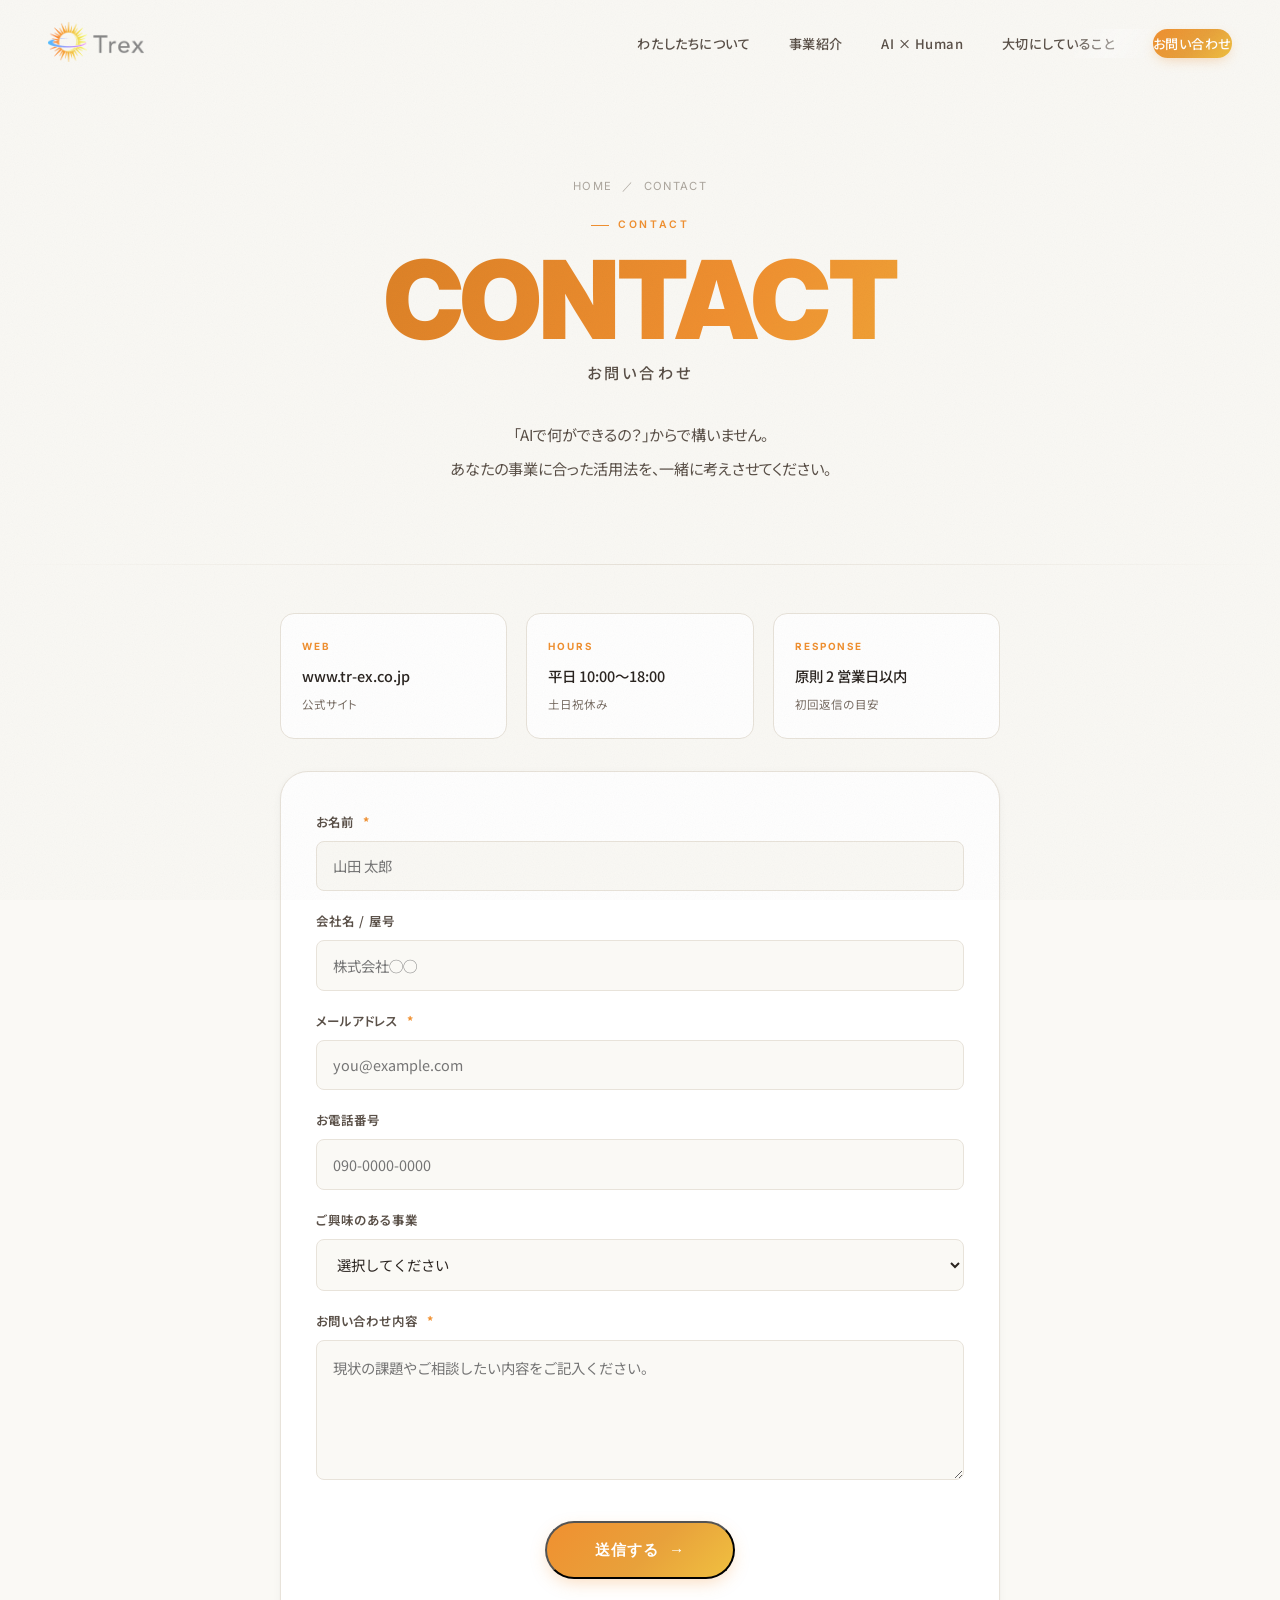
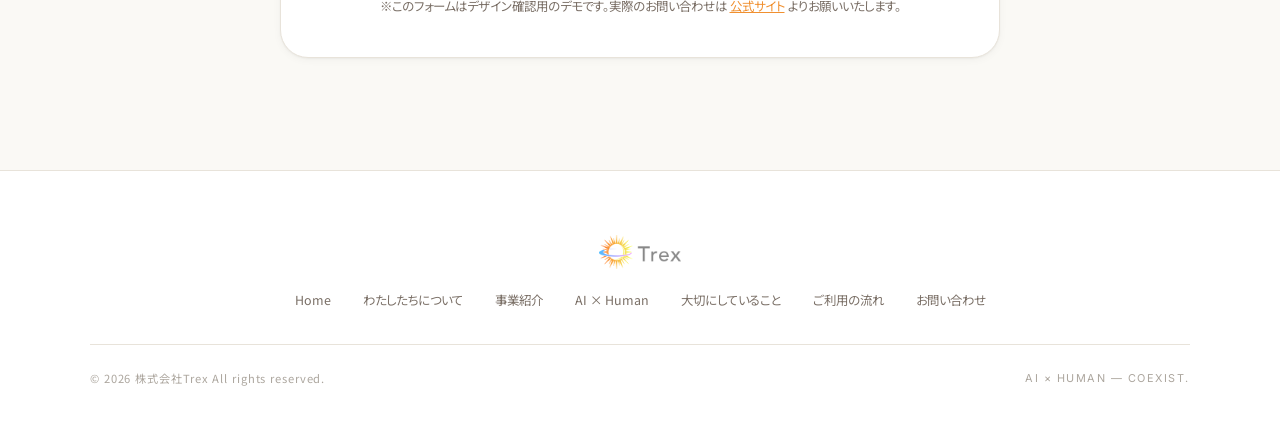
<file: contact.html>
<!DOCTYPE html>
<html lang="ja">
<head>
<meta charset="UTF-8">
<meta name="viewport" content="width=device-width, initial-scale=1.0">
<title>お問い合わせ | 株式会社Trex</title>
<meta name="description" content="変えたい・はじめたい・困った、があるとき。株式会社Trexへのお問い合わせはこちら。">
<link rel="icon" type="image/png" href="assets/logo.png">
<link rel="stylesheet" href="assets/style.css">
</head>
<body>

<nav id="nav"><div class="nav-inner">
  <a href="index.html" class="logo"><img src="assets/logo.png" alt="Trex"></a>
  <ul class="nav-links" id="navLinks">
    <li><a href="about.html">わたしたちについて</a></li>
    <li><a href="service.html">事業紹介</a></li>
    <li><a href="coexist.html">AI × Human</a></li>
    <li><a href="values.html">大切にしていること</a></li>
    <li><a href="contact.html" class="nav-cta">お問い合わせ</a></li>
  </ul>
  <button class="ham" onclick="document.getElementById('navLinks').classList.toggle('open')"><span></span><span></span><span></span></button>
</div></nav>

<section class="page-hero">
  <div class="sec-inner">
    <div class="crumb"><a href="index.html">HOME</a><span>／</span>CONTACT</div>
    <div class="sec-label">Contact</div>
    <div class="pg-en">CONTACT</div>
    <div class="pg-ja">お問い合わせ</div>
    <p class="pg-lead">「AIで何ができるの？」からで構いません。<br>あなたの事業に合った活用法を、一緒に考えさせてください。</p>
  </div>
</section>

<section style="padding:0 2rem;">
  <div class="sec-inner contact-wrap">
    <div class="contact-info">
      <div class="ci">
        <div class="ci-l">Web</div>
        <div class="ci-v"><a href="https://www.tr-ex.co.jp/" target="_blank" style="color:inherit;text-decoration:none;">www.tr-ex.co.jp</a></div>
        <div class="ci-s">公式サイト</div>
      </div>
      <div class="ci">
        <div class="ci-l">Hours</div>
        <div class="ci-v">平日 10:00〜18:00</div>
        <div class="ci-s">土日祝休み</div>
      </div>
      <div class="ci">
        <div class="ci-l">Response</div>
        <div class="ci-v">原則 2 営業日以内</div>
        <div class="ci-s">初回返信の目安</div>
      </div>
    </div>

    <form class="contact-form" id="contactForm" novalidate>
      <div class="row">
        <label>お名前 <span class="req">*</span></label>
        <input type="text" name="name" required placeholder="山田 太郎">
      </div>
      <div class="row">
        <label>会社名 / 屋号</label>
        <input type="text" name="company" placeholder="株式会社◯◯">
      </div>
      <div class="row">
        <label>メールアドレス <span class="req">*</span></label>
        <input type="email" name="email" required placeholder="you@example.com">
      </div>
      <div class="row">
        <label>お電話番号</label>
        <input type="tel" name="tel" placeholder="090-0000-0000">
      </div>
      <div class="row">
        <label>ご興味のある事業</label>
        <select name="service">
          <option value="">選択してください</option>
          <option>SNS自動運用</option>
          <option>AI業務効率化コンサル</option>
          <option>AI動画 × クリエイター制作</option>
          <option>営業代行</option>
          <option>まずは相談したい</option>
        </select>
      </div>
      <div class="row">
        <label>お問い合わせ内容 <span class="req">*</span></label>
        <textarea name="message" required placeholder="現状の課題やご相談したい内容をご記入ください。"></textarea>
      </div>
      <div class="submit">
        <button type="submit" class="cta-btn">送信する</button>
      </div>
      <p class="contact-note">※このフォームはデザイン確認用のデモです。実際のお問い合わせは <a href="https://www.tr-ex.co.jp/" target="_blank" style="color:var(--primary);">公式サイト</a> よりお願いいたします。</p>
    </form>
  </div>
</section>

<footer>
  <div class="ft-inner">
    <div class="ft-logo"><img src="assets/logo.png" alt="Trex"></div>
    <div class="ft-links">
      <a href="index.html">Home</a>
      <a href="about.html">わたしたちについて</a>
      <a href="service.html">事業紹介</a>
      <a href="coexist.html">AI × Human</a>
      <a href="values.html">大切にしていること</a>
      <a href="flow.html">ご利用の流れ</a>
      <a href="contact.html">お問い合わせ</a>
    </div>
    <div class="ft-meta">
      <p class="cp">© 2026 株式会社Trex All rights reserved.</p>
      <span class="ft-sm">AI × Human — Coexist.</span>
    </div>
  </div>
</footer>

<script src="assets/script.js"></script>
</body>
</html>
</file>
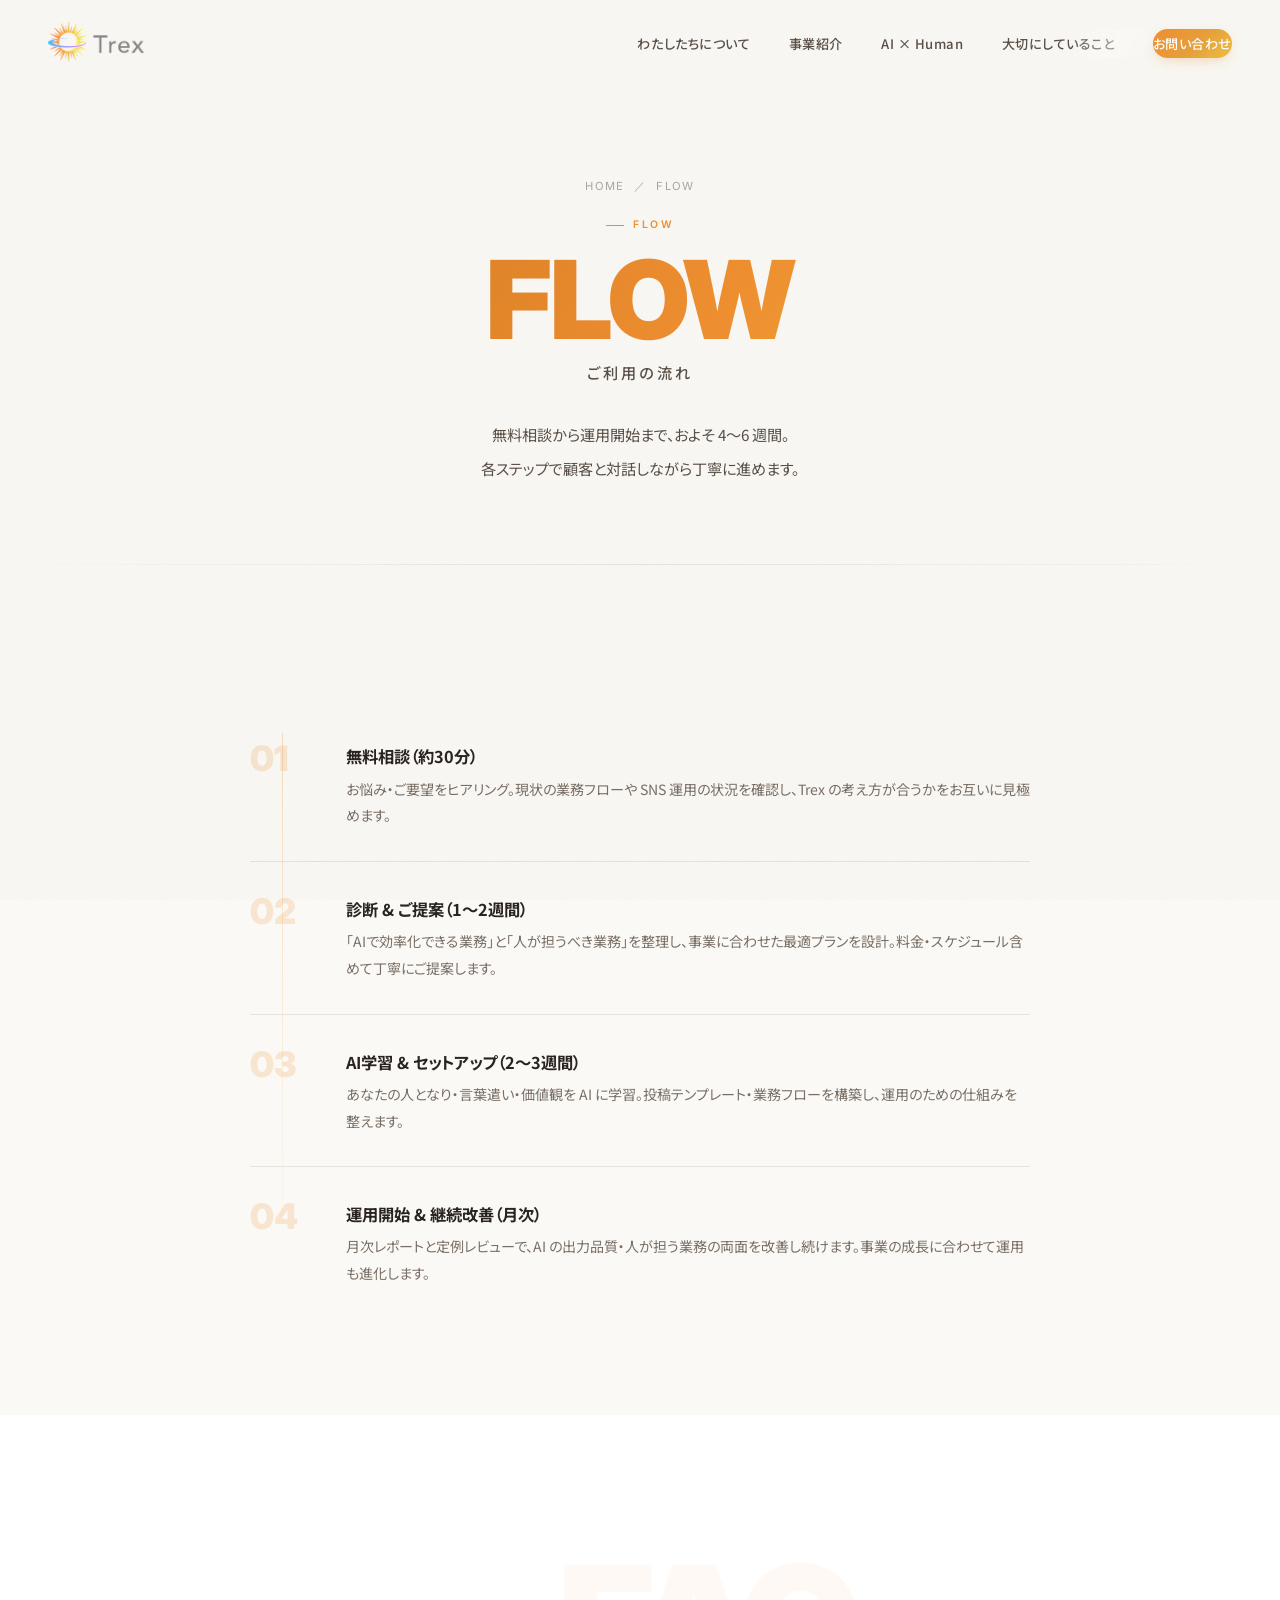
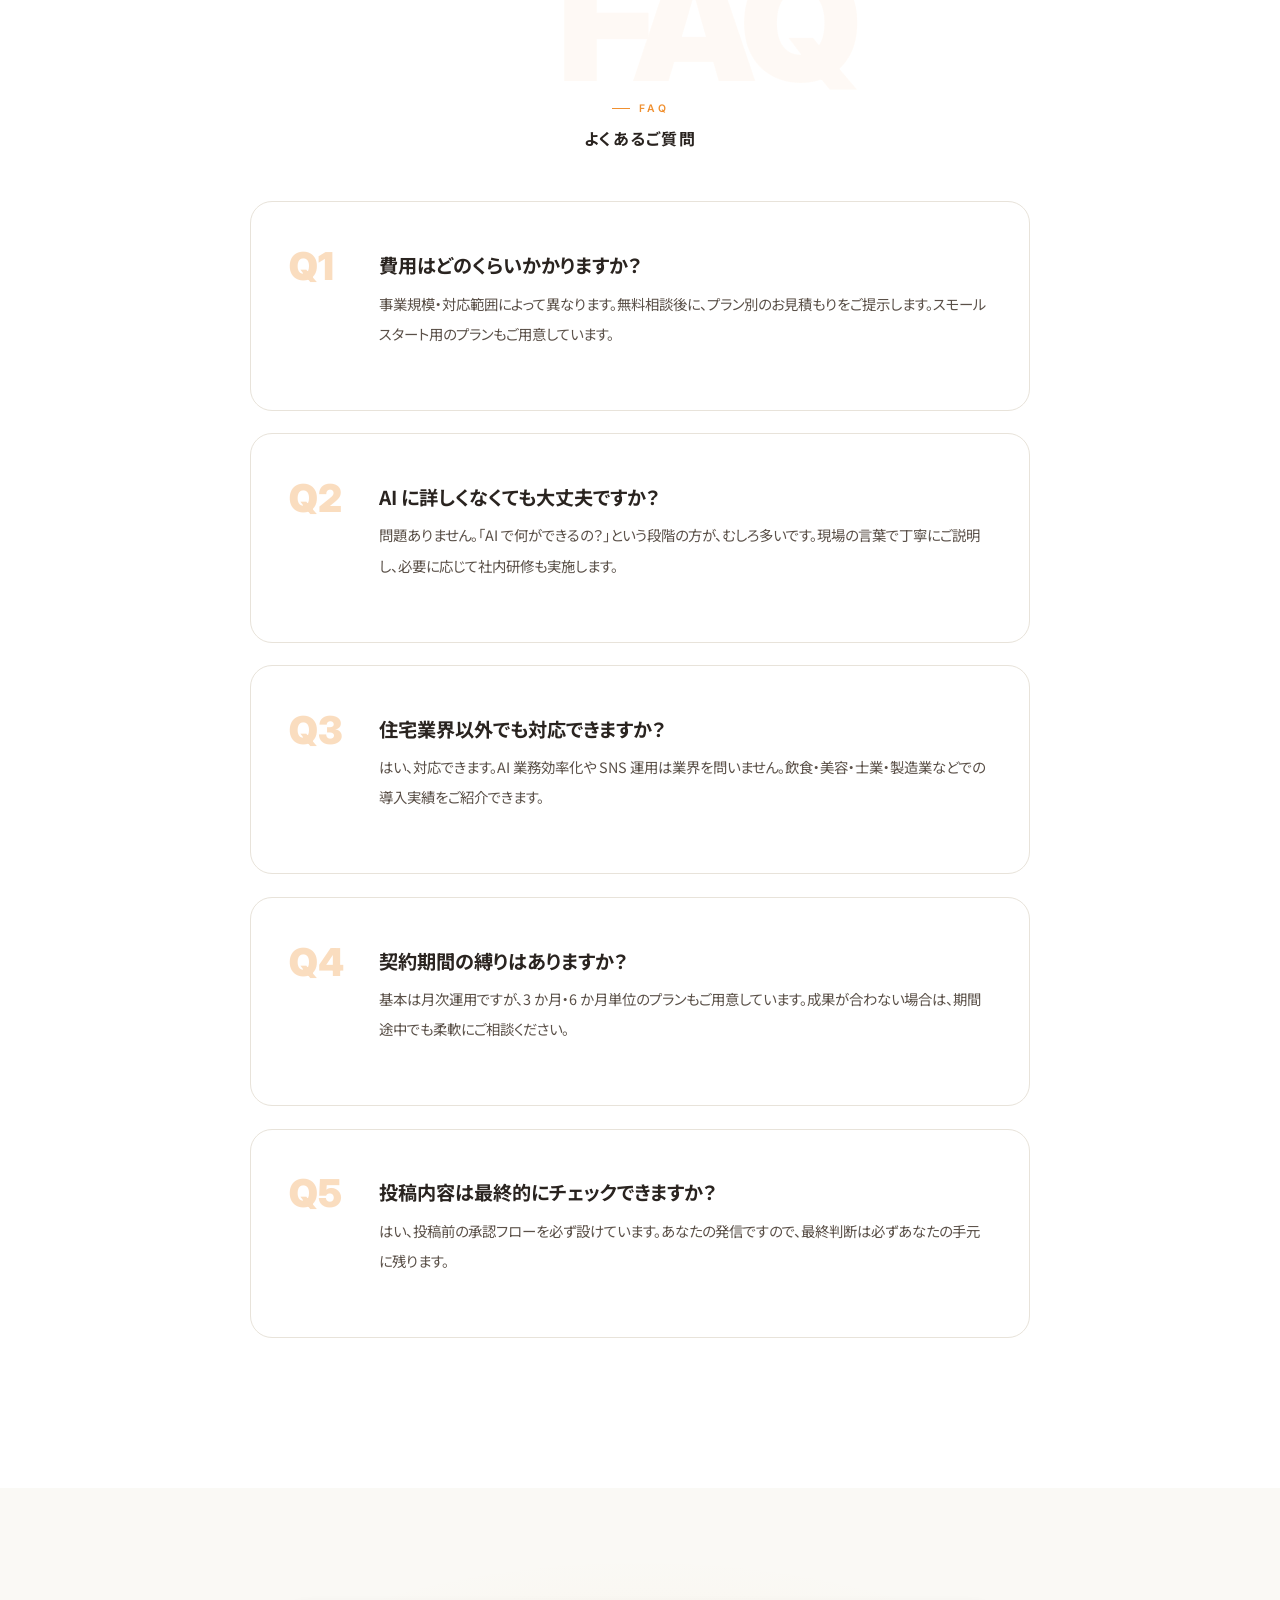
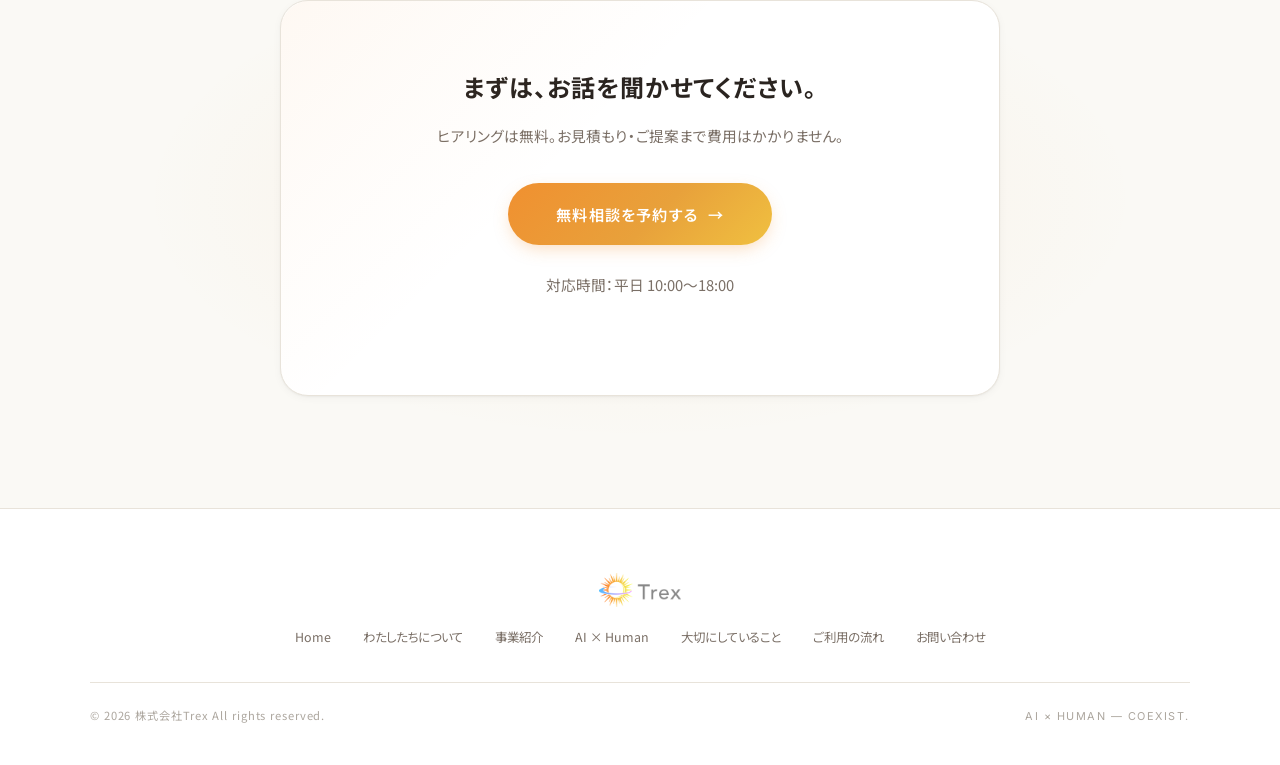
<file: flow.html>
<!DOCTYPE html>
<html lang="ja">
<head>
<meta charset="UTF-8">
<meta name="viewport" content="width=device-width, initial-scale=1.0">
<title>ご利用の流れ | 株式会社Trex</title>
<meta name="description" content="無料相談から運用開始まで、Trexのご利用の流れを4ステップでご紹介します。">
<link rel="icon" type="image/png" href="assets/logo.png">
<link rel="stylesheet" href="assets/style.css">
</head>
<body>

<nav id="nav"><div class="nav-inner">
  <a href="index.html" class="logo"><img src="assets/logo.png" alt="Trex"></a>
  <ul class="nav-links" id="navLinks">
    <li><a href="about.html">わたしたちについて</a></li>
    <li><a href="service.html">事業紹介</a></li>
    <li><a href="coexist.html">AI × Human</a></li>
    <li><a href="values.html">大切にしていること</a></li>
    <li><a href="contact.html" class="nav-cta">お問い合わせ</a></li>
  </ul>
  <button class="ham" onclick="document.getElementById('navLinks').classList.toggle('open')"><span></span><span></span><span></span></button>
</div></nav>

<section class="page-hero">
  <div class="sec-inner">
    <div class="crumb"><a href="index.html">HOME</a><span>／</span>FLOW</div>
    <div class="sec-label">Flow</div>
    <div class="pg-en">FLOW</div>
    <div class="pg-ja">ご利用の流れ</div>
    <p class="pg-lead">無料相談から運用開始まで、およそ 4〜6 週間。<br>各ステップで顧客と対話しながら丁寧に進めます。</p>
  </div>
</section>

<section class="flow-sec" style="background:var(--bg);">
  <div class="sec-inner">
    <div class="fl-list" style="max-width:780px;">
      <div class="fl"><div class="fl-n">01</div>
        <div>
          <h4>無料相談（約30分）</h4>
          <p>お悩み・ご要望をヒアリング。現状の業務フローや SNS 運用の状況を確認し、Trex の考え方が合うかをお互いに見極めます。</p>
        </div>
      </div>
      <div class="fl"><div class="fl-n">02</div>
        <div>
          <h4>診断 & ご提案（1〜2週間）</h4>
          <p>「AIで効率化できる業務」と「人が担うべき業務」を整理し、事業に合わせた最適プランを設計。料金・スケジュール含めて丁寧にご提案します。</p>
        </div>
      </div>
      <div class="fl"><div class="fl-n">03</div>
        <div>
          <h4>AI学習 & セットアップ（2〜3週間）</h4>
          <p>あなたの人となり・言葉遣い・価値観を AI に学習。投稿テンプレート・業務フローを構築し、運用のための仕組みを整えます。</p>
        </div>
      </div>
      <div class="fl"><div class="fl-n">04</div>
        <div>
          <h4>運用開始 & 継続改善（月次）</h4>
          <p>月次レポートと定例レビューで、AI の出力品質・人が担う業務の両面を改善し続けます。事業の成長に合わせて運用も進化します。</p>
        </div>
      </div>
    </div>
  </div>
</section>

<!-- FAQ -->
<section class="values-sec" style="background:var(--white);">
  <div class="sec-inner">
    <div class="big-en" data-speed="-0.06" style="text-align:center;">FAQ</div>
    <div style="text-align:center;margin-top:-1rem;">
      <div class="sec-label">FAQ</div>
      <div class="sec-title">よくあるご質問</div>
    </div>
    <div style="max-width:780px;margin:3rem auto 0;">
      <div class="svc-detail">
        <div class="sd-num">Q1</div>
        <div>
          <h3>費用はどのくらいかかりますか？</h3>
          <p>事業規模・対応範囲によって異なります。無料相談後に、プラン別のお見積もりをご提示します。スモールスタート用のプランもご用意しています。</p>
        </div>
      </div>
      <div class="svc-detail">
        <div class="sd-num">Q2</div>
        <div>
          <h3>AI に詳しくなくても大丈夫ですか？</h3>
          <p>問題ありません。「AI で何ができるの？」という段階の方が、むしろ多いです。現場の言葉で丁寧にご説明し、必要に応じて社内研修も実施します。</p>
        </div>
      </div>
      <div class="svc-detail">
        <div class="sd-num">Q3</div>
        <div>
          <h3>住宅業界以外でも対応できますか？</h3>
          <p>はい、対応できます。AI 業務効率化や SNS 運用は業界を問いません。飲食・美容・士業・製造業などでの導入実績をご紹介できます。</p>
        </div>
      </div>
      <div class="svc-detail">
        <div class="sd-num">Q4</div>
        <div>
          <h3>契約期間の縛りはありますか？</h3>
          <p>基本は月次運用ですが、3 か月・6 か月単位のプランもご用意しています。成果が合わない場合は、期間途中でも柔軟にご相談ください。</p>
        </div>
      </div>
      <div class="svc-detail">
        <div class="sd-num">Q5</div>
        <div>
          <h3>投稿内容は最終的にチェックできますか？</h3>
          <p>はい、投稿前の承認フローを必ず設けています。あなたの発信ですので、最終判断は必ずあなたの手元に残ります。</p>
        </div>
      </div>
    </div>
  </div>
</section>

<!-- CTA -->
<section class="cta-sec">
  <div class="cta-box">
    <h2>まずは、お話を聞かせてください。</h2>
    <p>ヒアリングは無料。お見積もり・ご提案まで費用はかかりません。</p>
    <a href="contact.html" class="cta-btn">無料相談を予約する</a>
    <p class="cta-sm">対応時間：平日 10:00〜18:00</p>
  </div>
</section>

<footer>
  <div class="ft-inner">
    <div class="ft-logo"><img src="assets/logo.png" alt="Trex"></div>
    <div class="ft-links">
      <a href="index.html">Home</a>
      <a href="about.html">わたしたちについて</a>
      <a href="service.html">事業紹介</a>
      <a href="coexist.html">AI × Human</a>
      <a href="values.html">大切にしていること</a>
      <a href="flow.html">ご利用の流れ</a>
      <a href="contact.html">お問い合わせ</a>
    </div>
    <div class="ft-meta">
      <p class="cp">© 2026 株式会社Trex All rights reserved.</p>
      <span class="ft-sm">AI × Human — Coexist.</span>
    </div>
  </div>
</footer>

<script src="assets/script.js"></script>
</body>
</html>
</file>
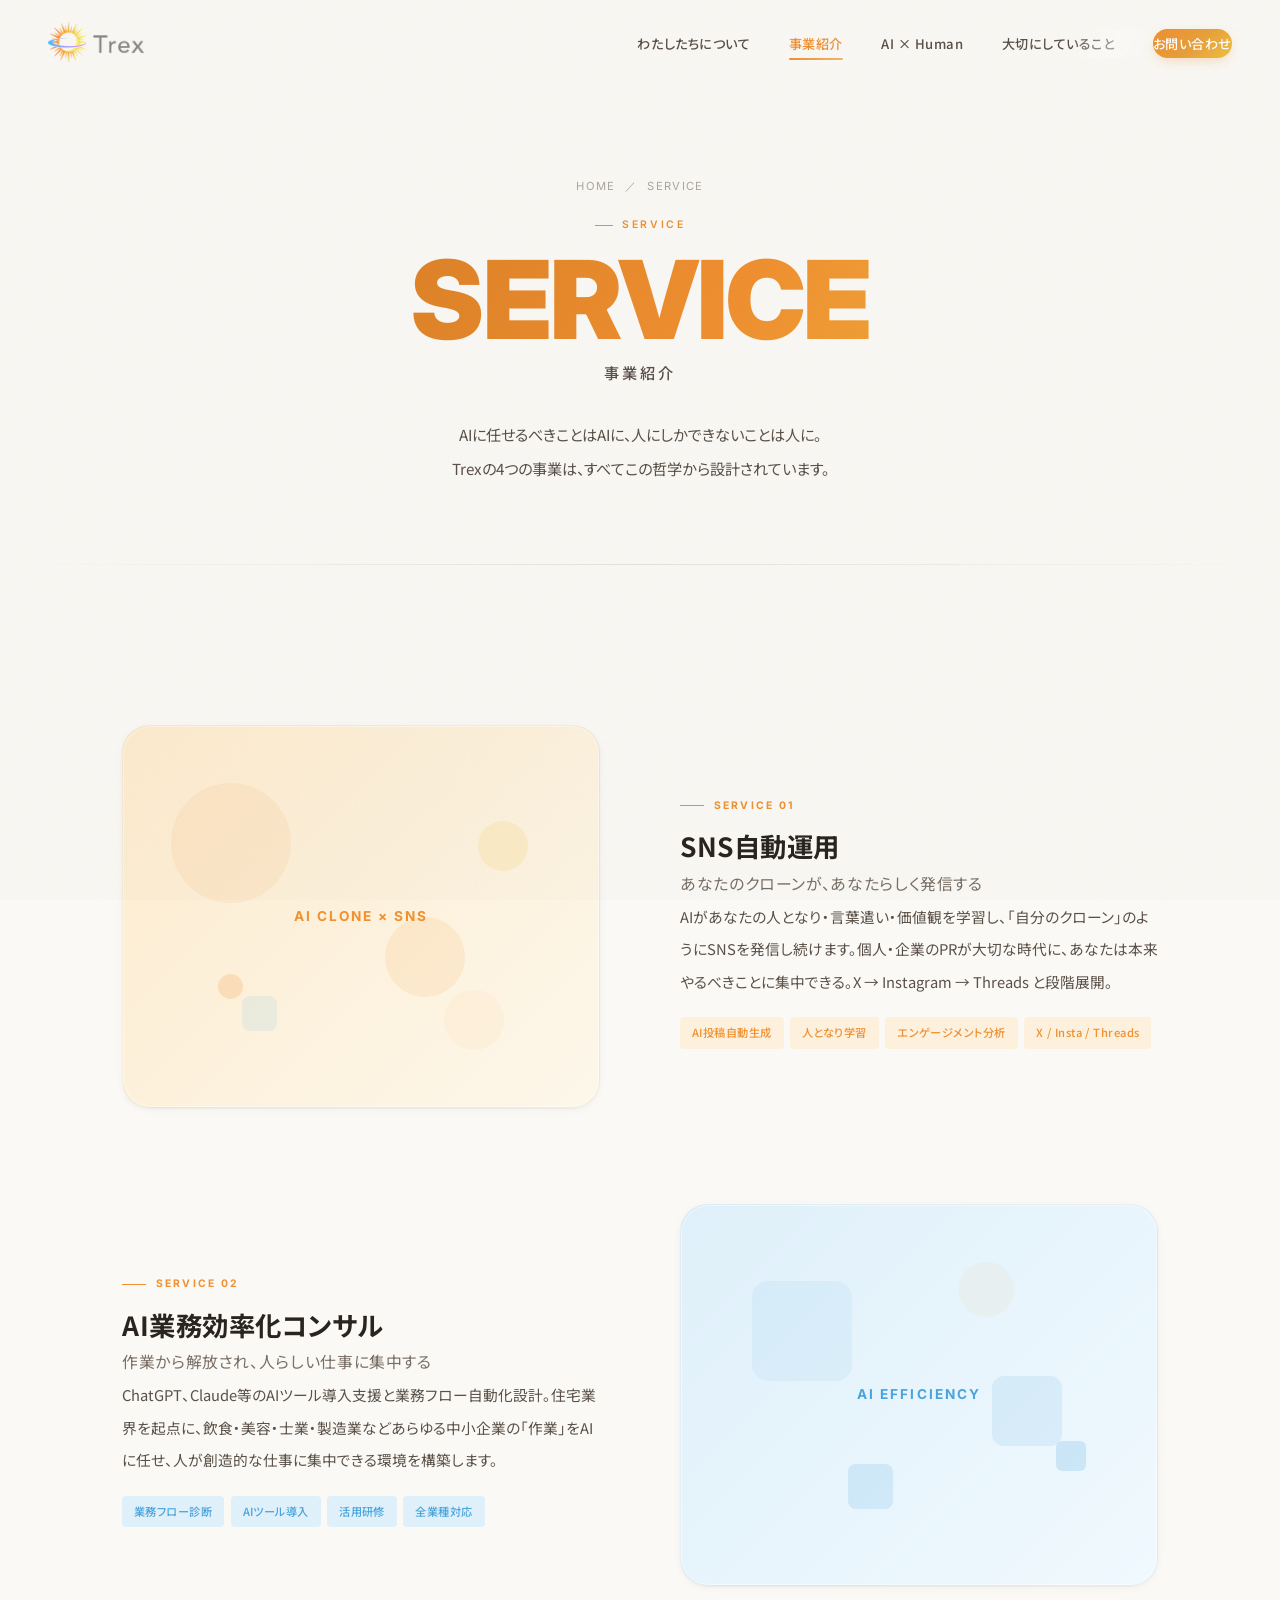
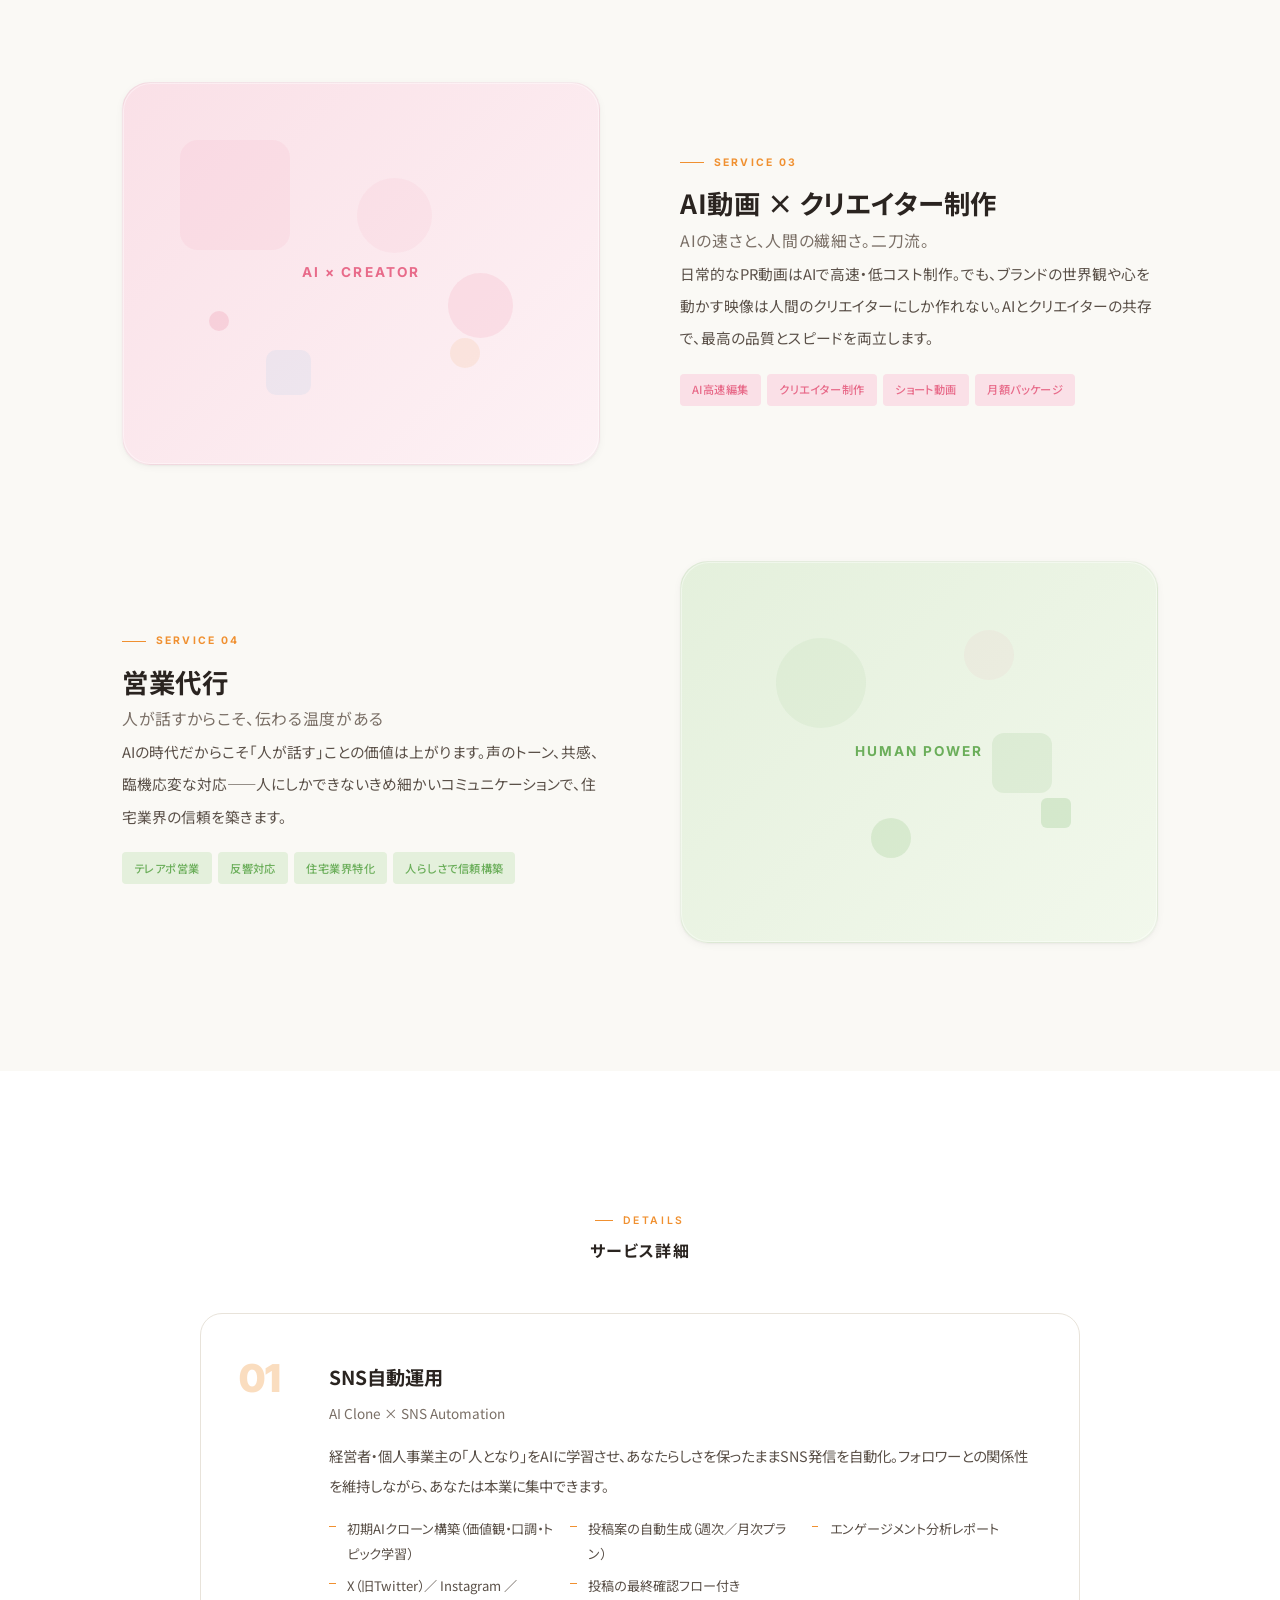
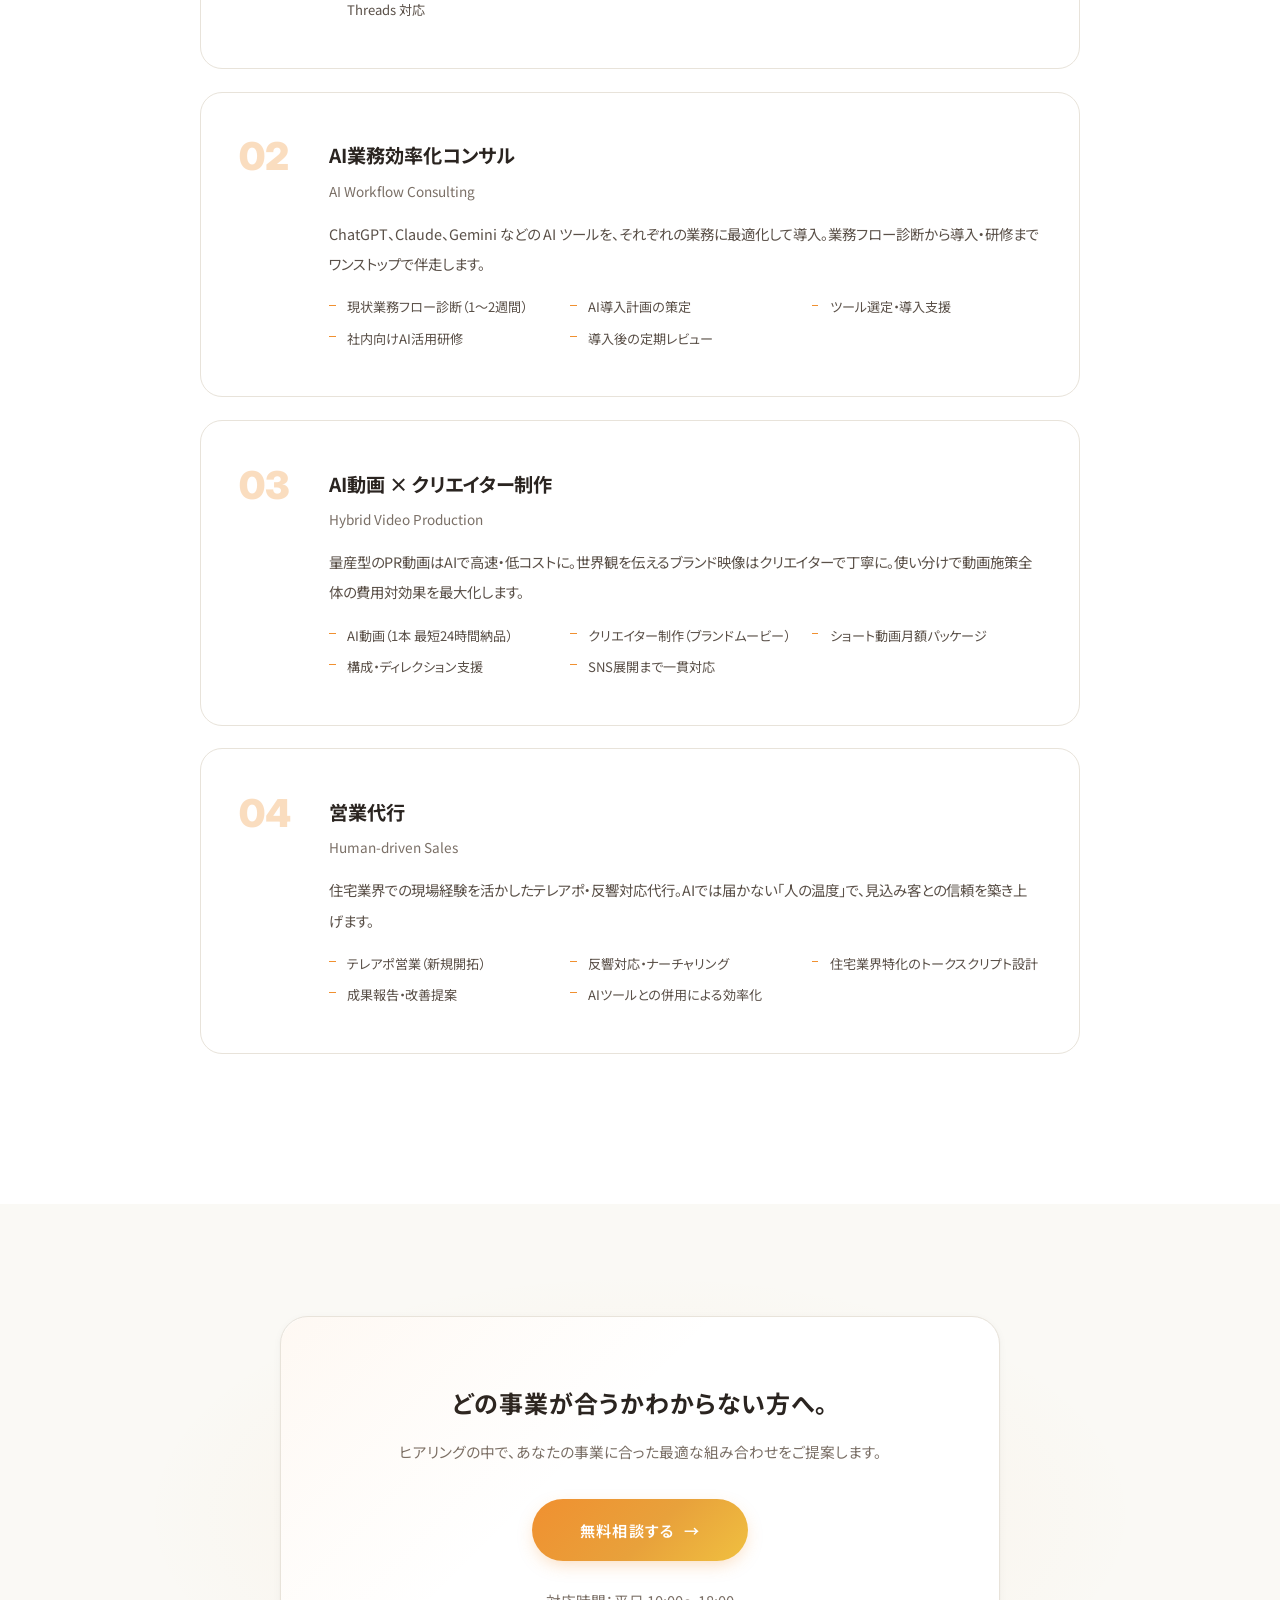
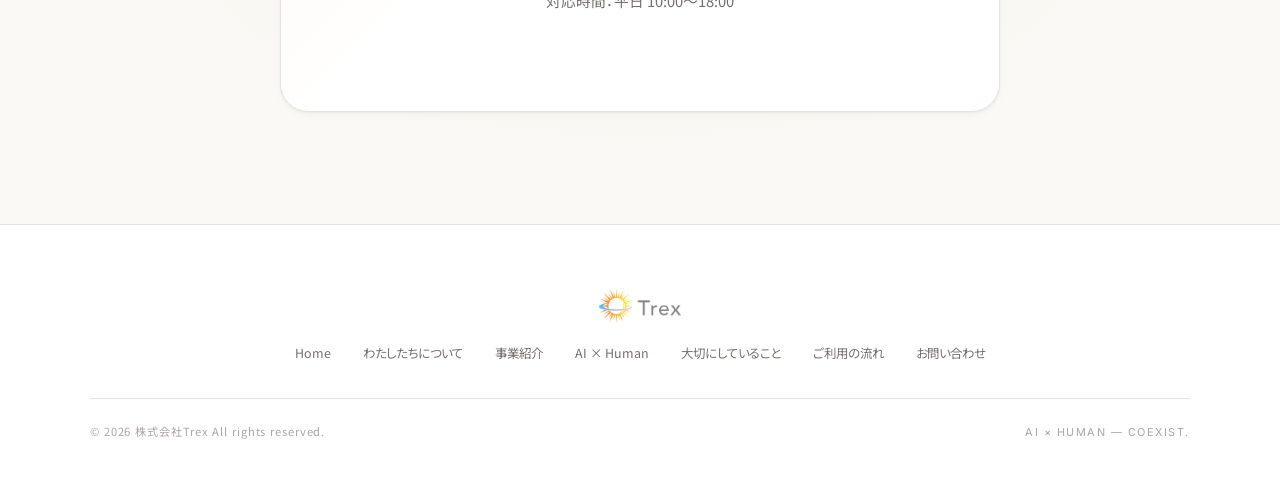
<file: service.html>
<!DOCTYPE html>
<html lang="ja">
<head>
<meta charset="UTF-8">
<meta name="viewport" content="width=device-width, initial-scale=1.0">
<title>事業紹介 | 株式会社Trex</title>
<meta name="description" content="SNS自動運用、AI業務効率化、AI動画制作、営業代行——Trexの4つの事業で、あなたの「自分らしさ」を加速します。">
<link rel="icon" type="image/png" href="assets/logo.png">
<link rel="stylesheet" href="assets/style.css">
</head>
<body>

<nav id="nav"><div class="nav-inner">
  <a href="index.html" class="logo"><img src="assets/logo.png" alt="Trex"></a>
  <ul class="nav-links" id="navLinks">
    <li><a href="about.html">わたしたちについて</a></li>
    <li><a href="service.html">事業紹介</a></li>
    <li><a href="coexist.html">AI × Human</a></li>
    <li><a href="values.html">大切にしていること</a></li>
    <li><a href="contact.html" class="nav-cta">お問い合わせ</a></li>
  </ul>
  <button class="ham" onclick="document.getElementById('navLinks').classList.toggle('open')"><span></span><span></span><span></span></button>
</div></nav>

<section class="page-hero">
  <div class="sec-inner">
    <div class="crumb"><a href="index.html">HOME</a><span>／</span>SERVICE</div>
    <div class="sec-label">Service</div>
    <div class="pg-en">SERVICE</div>
    <div class="pg-ja">事業紹介</div>
    <p class="pg-lead">AIに任せるべきことはAIに、人にしかできないことは人に。<br>Trexの4つの事業は、すべてこの哲学から設計されています。</p>
  </div>
</section>

<section class="service-sec">
  <div class="sec-inner">
    <div class="svc-list">
      <div class="svc" id="sns">
        <div class="svc-vis v-primary">
          <div class="geo float" style="width:120px;height:120px;background:rgba(240,144,48,.08);top:15%;left:10%;"></div>
          <div class="geo float" style="width:80px;height:80px;background:rgba(240,144,48,.12);top:50%;left:55%;animation-delay:-2s;"></div>
          <div class="geo" style="width:50px;height:50px;background:rgba(240,192,64,.15);top:25%;right:15%;"></div>
          <div class="geo" style="width:35px;height:35px;background:rgba(74,164,220,.1);bottom:20%;left:25%;border-radius:8px;"></div>
          <div class="geo float" style="width:60px;height:60px;background:rgba(240,144,48,.06);bottom:15%;right:20%;animation-delay:-4s;"></div>
          <div class="geo" style="width:25px;height:25px;background:rgba(240,144,48,.2);top:65%;left:20%;"></div>
          <div class="vis-label" style="color:var(--primary);">AI Clone × SNS</div>
        </div>
        <div class="svc-body">
          <div class="svc-num">SERVICE 01</div>
          <h3>SNS自動運用<small>あなたのクローンが、あなたらしく発信する</small></h3>
          <p>AIがあなたの人となり・言葉遣い・価値観を学習し、「自分のクローン」のようにSNSを発信し続けます。個人・企業のPRが大切な時代に、あなたは本来やるべきことに集中できる。X → Instagram → Threads と段階展開。</p>
          <div class="svc-tags"><span class="t-o">AI投稿自動生成</span><span class="t-o">人となり学習</span><span class="t-o">エンゲージメント分析</span><span class="t-o">X / Insta / Threads</span></div>
        </div>
      </div>

      <div class="svc" id="consulting">
        <div class="svc-vis v-blue">
          <div class="geo" style="width:100px;height:100px;background:rgba(74,164,220,.08);top:20%;left:15%;border-radius:16px;"></div>
          <div class="geo float" style="width:70px;height:70px;background:rgba(74,164,220,.12);top:45%;right:20%;border-radius:12px;"></div>
          <div class="geo" style="width:45px;height:45px;background:rgba(74,164,220,.16);bottom:20%;left:35%;border-radius:8px;"></div>
          <div class="geo float" style="width:55px;height:55px;background:rgba(240,144,48,.06);top:15%;right:30%;animation-delay:-3s;"></div>
          <div class="geo" style="width:30px;height:30px;background:rgba(74,164,220,.2);bottom:30%;right:15%;border-radius:6px;"></div>
          <div class="vis-label" style="color:var(--blue);">AI Efficiency</div>
        </div>
        <div class="svc-body">
          <div class="svc-num">SERVICE 02</div>
          <h3>AI業務効率化コンサル<small>作業から解放され、人らしい仕事に集中する</small></h3>
          <p>ChatGPT、Claude等のAIツール導入支援と業務フロー自動化設計。住宅業界を起点に、飲食・美容・士業・製造業などあらゆる中小企業の「作業」をAIに任せ、人が創造的な仕事に集中できる環境を構築します。</p>
          <div class="svc-tags"><span class="t-b">業務フロー診断</span><span class="t-b">AIツール導入</span><span class="t-b">活用研修</span><span class="t-b">全業種対応</span></div>
        </div>
      </div>

      <div class="svc" id="video">
        <div class="svc-vis v-pink">
          <div class="geo" style="width:110px;height:110px;background:rgba(232,107,138,.07);top:15%;left:12%;border-radius:18px;"></div>
          <div class="geo float" style="width:65px;height:65px;background:rgba(232,107,138,.12);top:50%;right:18%;"></div>
          <div class="geo" style="width:45px;height:45px;background:rgba(74,164,220,.08);bottom:18%;left:30%;border-radius:10px;"></div>
          <div class="geo float" style="width:75px;height:75px;background:rgba(232,107,138,.06);top:25%;right:35%;animation-delay:-3s;"></div>
          <div class="geo" style="width:30px;height:30px;background:rgba(240,144,48,.1);bottom:25%;right:25%;"></div>
          <div class="geo" style="width:20px;height:20px;background:rgba(232,107,138,.18);top:60%;left:18%;"></div>
          <div class="vis-label" style="color:var(--pink);">AI × Creator</div>
        </div>
        <div class="svc-body">
          <div class="svc-num">SERVICE 03</div>
          <h3>AI動画 × クリエイター制作<small>AIの速さと、人間の繊細さ。二刀流。</small></h3>
          <p>日常的なPR動画はAIで高速・低コスト制作。でも、ブランドの世界観や心を動かす映像は人間のクリエイターにしか作れない。AIとクリエイターの共存で、最高の品質とスピードを両立します。</p>
          <div class="svc-tags"><span class="t-pk">AI高速編集</span><span class="t-pk">クリエイター制作</span><span class="t-pk">ショート動画</span><span class="t-pk">月額パッケージ</span></div>
        </div>
      </div>

      <div class="svc" id="sales">
        <div class="svc-vis v-green">
          <div class="geo" style="width:90px;height:90px;background:rgba(107,174,90,.07);top:20%;left:20%;"></div>
          <div class="geo float" style="width:60px;height:60px;background:rgba(107,174,90,.12);top:45%;right:22%;border-radius:12px;"></div>
          <div class="geo" style="width:40px;height:40px;background:rgba(107,174,90,.16);bottom:22%;left:40%;"></div>
          <div class="geo float" style="width:50px;height:50px;background:rgba(232,107,138,.06);top:18%;right:30%;animation-delay:-4s;"></div>
          <div class="geo" style="width:30px;height:30px;background:rgba(107,174,90,.2);bottom:30%;right:18%;border-radius:6px;"></div>
          <div class="vis-label" style="color:var(--green);">Human Power</div>
        </div>
        <div class="svc-body">
          <div class="svc-num">SERVICE 04</div>
          <h3>営業代行<small>人が話すからこそ、伝わる温度がある</small></h3>
          <p>AIの時代だからこそ「人が話す」ことの価値は上がります。声のトーン、共感、臨機応変な対応——人にしかできないきめ細かいコミュニケーションで、住宅業界の信頼を築きます。</p>
          <div class="svc-tags"><span class="t-g">テレアポ営業</span><span class="t-g">反響対応</span><span class="t-g">住宅業界特化</span><span class="t-g">人らしさで信頼構築</span></div>
        </div>
      </div>
    </div>
  </div>
</section>

<!-- Detailed features -->
<section class="values-sec" style="background:var(--white);">
  <div class="sec-inner">
    <div style="text-align:center;">
      <div class="sec-label">Details</div>
      <div class="sec-title">サービス詳細</div>
    </div>
    <div style="max-width:880px;margin:3rem auto 0;">
      <div class="svc-detail">
        <div class="sd-num">01</div>
        <div>
          <h3>SNS自動運用</h3>
          <div class="sd-sub">AI Clone × SNS Automation</div>
          <p>経営者・個人事業主の「人となり」をAIに学習させ、あなたらしさを保ったままSNS発信を自動化。フォロワーとの関係性を維持しながら、あなたは本業に集中できます。</p>
          <ul class="sd-features">
            <li>初期AIクローン構築（価値観・口調・トピック学習）</li>
            <li>投稿案の自動生成（週次／月次プラン）</li>
            <li>エンゲージメント分析レポート</li>
            <li>X（旧Twitter）／ Instagram ／ Threads 対応</li>
            <li>投稿の最終確認フロー付き</li>
          </ul>
        </div>
      </div>
      <div class="svc-detail">
        <div class="sd-num">02</div>
        <div>
          <h3>AI業務効率化コンサル</h3>
          <div class="sd-sub">AI Workflow Consulting</div>
          <p>ChatGPT、Claude、Gemini などの AI ツールを、それぞれの業務に最適化して導入。業務フロー診断から導入・研修までワンストップで伴走します。</p>
          <ul class="sd-features">
            <li>現状業務フロー診断（1〜2週間）</li>
            <li>AI導入計画の策定</li>
            <li>ツール選定・導入支援</li>
            <li>社内向けAI活用研修</li>
            <li>導入後の定期レビュー</li>
          </ul>
        </div>
      </div>
      <div class="svc-detail">
        <div class="sd-num">03</div>
        <div>
          <h3>AI動画 × クリエイター制作</h3>
          <div class="sd-sub">Hybrid Video Production</div>
          <p>量産型のPR動画はAIで高速・低コストに。世界観を伝えるブランド映像はクリエイターで丁寧に。使い分けで動画施策全体の費用対効果を最大化します。</p>
          <ul class="sd-features">
            <li>AI動画（1本 最短24時間納品）</li>
            <li>クリエイター制作（ブランドムービー）</li>
            <li>ショート動画月額パッケージ</li>
            <li>構成・ディレクション支援</li>
            <li>SNS展開まで一貫対応</li>
          </ul>
        </div>
      </div>
      <div class="svc-detail">
        <div class="sd-num">04</div>
        <div>
          <h3>営業代行</h3>
          <div class="sd-sub">Human-driven Sales</div>
          <p>住宅業界での現場経験を活かしたテレアポ・反響対応代行。AIでは届かない「人の温度」で、見込み客との信頼を築き上げます。</p>
          <ul class="sd-features">
            <li>テレアポ営業（新規開拓）</li>
            <li>反響対応・ナーチャリング</li>
            <li>住宅業界特化のトークスクリプト設計</li>
            <li>成果報告・改善提案</li>
            <li>AIツールとの併用による効率化</li>
          </ul>
        </div>
      </div>
    </div>
  </div>
</section>

<!-- CTA -->
<section class="cta-sec">
  <div class="cta-box">
    <h2>どの事業が合うかわからない方へ。</h2>
    <p>ヒアリングの中で、あなたの事業に合った最適な組み合わせをご提案します。</p>
    <a href="contact.html" class="cta-btn">無料相談する</a>
    <p class="cta-sm">対応時間：平日 10:00〜18:00</p>
  </div>
</section>

<footer>
  <div class="ft-inner">
    <div class="ft-logo"><img src="assets/logo.png" alt="Trex"></div>
    <div class="ft-links">
      <a href="index.html">Home</a>
      <a href="about.html">わたしたちについて</a>
      <a href="service.html">事業紹介</a>
      <a href="coexist.html">AI × Human</a>
      <a href="values.html">大切にしていること</a>
      <a href="flow.html">ご利用の流れ</a>
      <a href="contact.html">お問い合わせ</a>
    </div>
    <div class="ft-meta">
      <p class="cp">© 2026 株式会社Trex All rights reserved.</p>
      <span class="ft-sm">AI × Human — Coexist.</span>
    </div>
  </div>
</footer>

<script src="assets/script.js"></script>
</body>
</html>
</file>
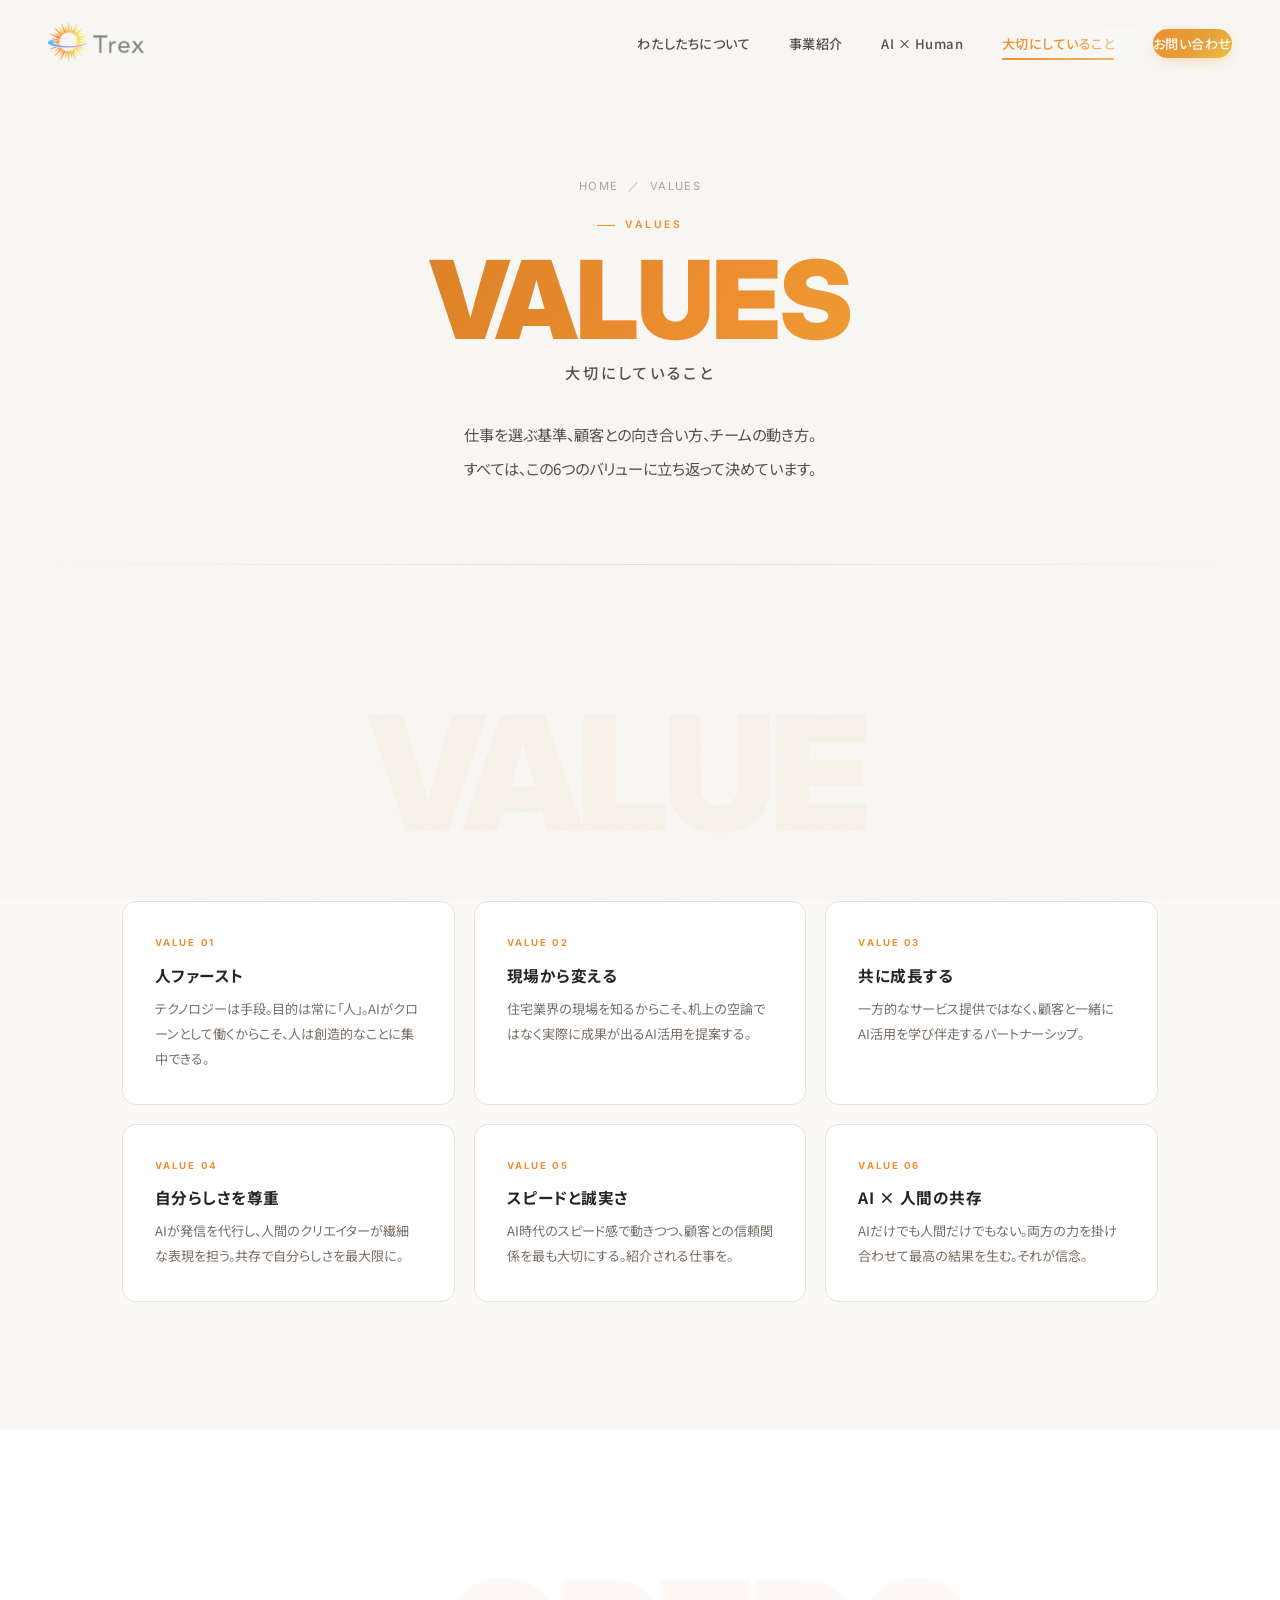
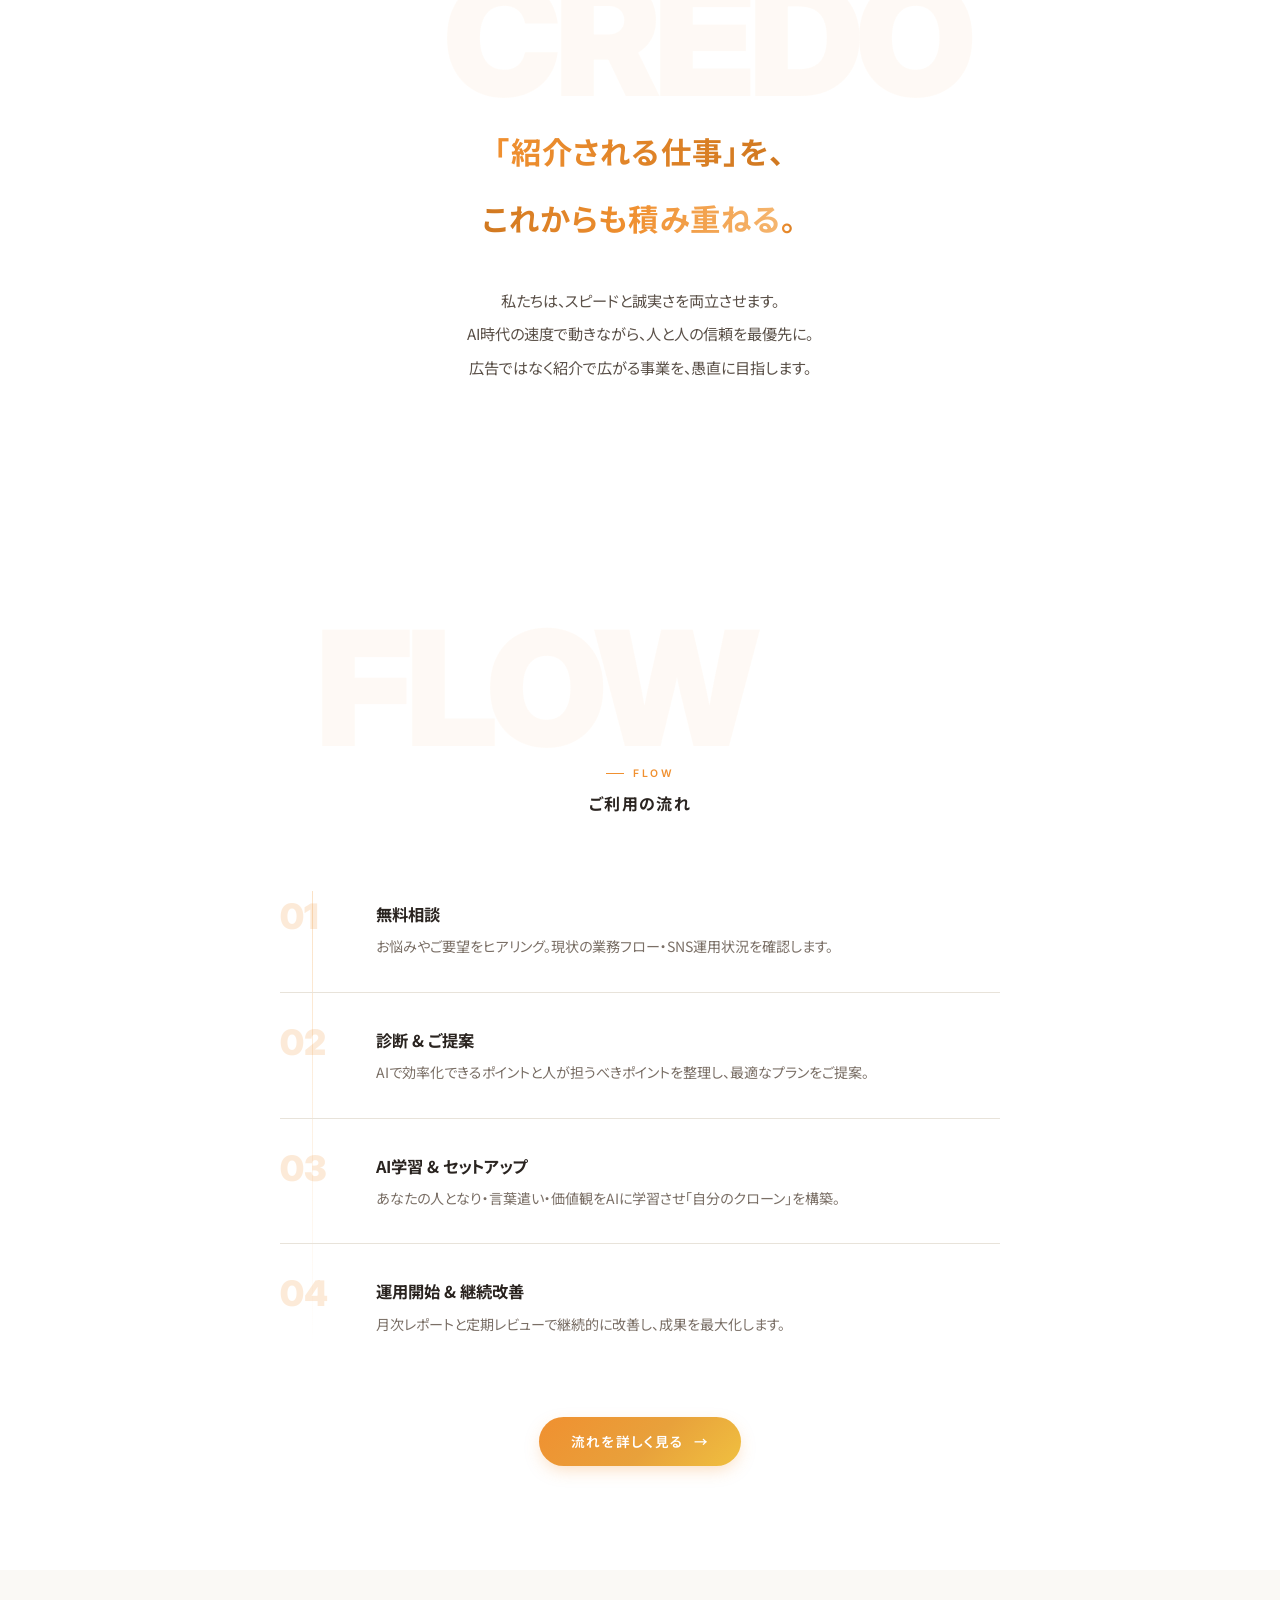
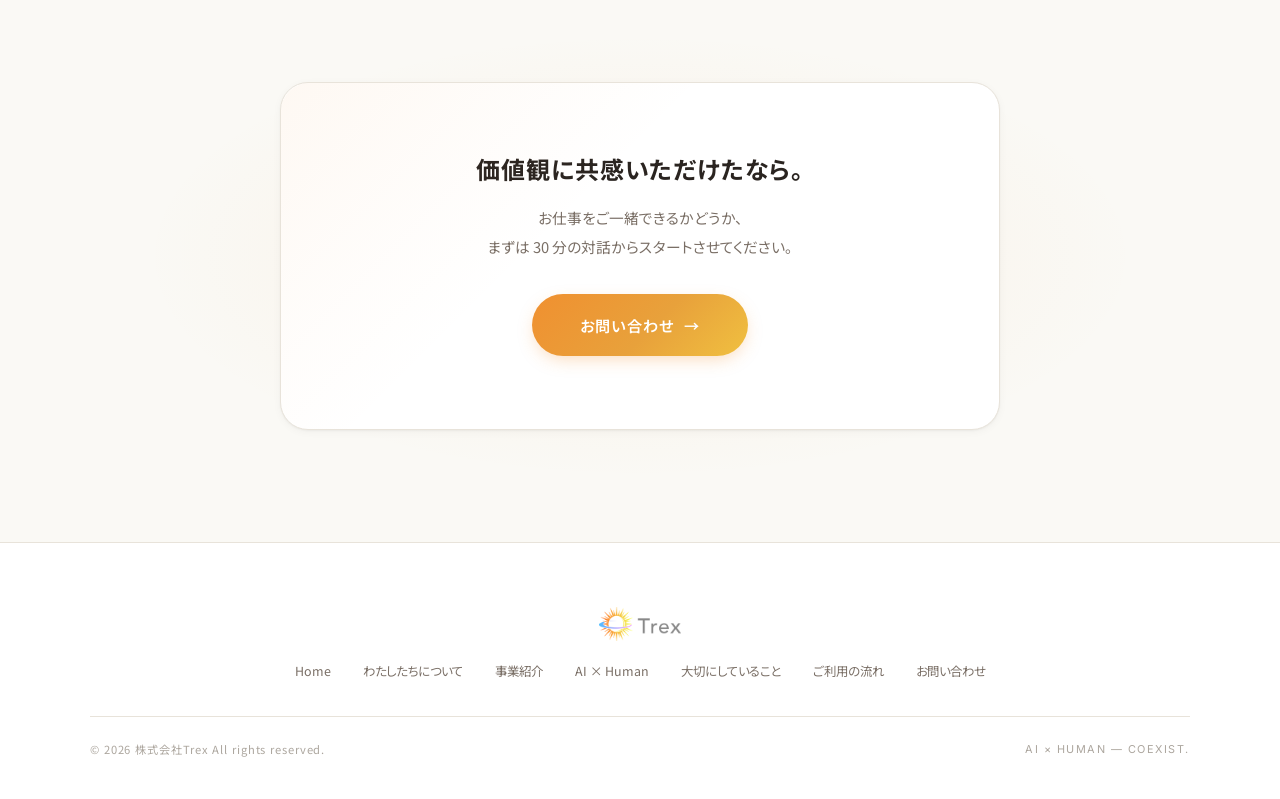
<file: values.html>
<!DOCTYPE html>
<html lang="ja">
<head>
<meta charset="UTF-8">
<meta name="viewport" content="width=device-width, initial-scale=1.0">
<title>大切にしていること | 株式会社Trex</title>
<meta name="description" content="Trexが事業運営で大切にしている6つのバリュー。人ファースト、現場から変える、共に成長する——。">
<link rel="icon" type="image/png" href="assets/logo.png">
<link rel="stylesheet" href="assets/style.css">
</head>
<body>

<nav id="nav"><div class="nav-inner">
  <a href="index.html" class="logo"><img src="assets/logo.png" alt="Trex"></a>
  <ul class="nav-links" id="navLinks">
    <li><a href="about.html">わたしたちについて</a></li>
    <li><a href="service.html">事業紹介</a></li>
    <li><a href="coexist.html">AI × Human</a></li>
    <li><a href="values.html">大切にしていること</a></li>
    <li><a href="contact.html" class="nav-cta">お問い合わせ</a></li>
  </ul>
  <button class="ham" onclick="document.getElementById('navLinks').classList.toggle('open')"><span></span><span></span><span></span></button>
</div></nav>

<section class="page-hero">
  <div class="sec-inner">
    <div class="crumb"><a href="index.html">HOME</a><span>／</span>VALUES</div>
    <div class="sec-label">Values</div>
    <div class="pg-en">VALUES</div>
    <div class="pg-ja">大切にしていること</div>
    <p class="pg-lead">仕事を選ぶ基準、顧客との向き合い方、チームの動き方。<br>すべては、この6つのバリューに立ち返って決めています。</p>
  </div>
</section>

<section class="values-sec">
  <div class="sec-inner">
    <div class="big-en" data-speed="0.1" style="text-align:center;">VALUE</div>
    <div class="val-grid" style="max-width:1040px;">
      <div class="val"><div class="val-n">VALUE 01</div><h4>人ファースト</h4><p>テクノロジーは手段。目的は常に「人」。AIがクローンとして働くからこそ、人は創造的なことに集中できる。</p></div>
      <div class="val"><div class="val-n">VALUE 02</div><h4>現場から変える</h4><p>住宅業界の現場を知るからこそ、机上の空論ではなく実際に成果が出るAI活用を提案する。</p></div>
      <div class="val"><div class="val-n">VALUE 03</div><h4>共に成長する</h4><p>一方的なサービス提供ではなく、顧客と一緒にAI活用を学び伴走するパートナーシップ。</p></div>
      <div class="val"><div class="val-n">VALUE 04</div><h4>自分らしさを尊重</h4><p>AIが発信を代行し、人間のクリエイターが繊細な表現を担う。共存で自分らしさを最大限に。</p></div>
      <div class="val"><div class="val-n">VALUE 05</div><h4>スピードと誠実さ</h4><p>AI時代のスピード感で動きつつ、顧客との信頼関係を最も大切にする。紹介される仕事を。</p></div>
      <div class="val"><div class="val-n">VALUE 06</div><h4>AI × 人間の共存</h4><p>AIだけでも人間だけでもない。両方の力を掛け合わせて最高の結果を生む。それが信念。</p></div>
    </div>
  </div>
</section>

<!-- Detailed value expansion -->
<section class="coexist-sec">
  <div class="sec-inner">
    <div class="big-en" data-speed="-0.06" style="text-align:center;">CREDO</div>
    <h2 style="margin-bottom:2rem;">
      <span class="c-mid">「紹介される仕事」を、</span><br>
      <em class="c-hu">これからも積み重ねる</em><span class="c-mid">。</span>
    </h2>
    <p style="max-width:640px;margin:0 auto;color:var(--text-mid);font-size:.95rem;line-height:2.2;">
      私たちは、スピードと誠実さを両立させます。<br>
      AI時代の速度で動きながら、人と人の信頼を最優先に。<br>
      広告ではなく紹介で広がる事業を、愚直に目指します。
    </p>
  </div>
</section>

<!-- Flow as complement -->
<section class="flow-sec">
  <div class="sec-inner">
    <div class="big-en" data-speed="0.06" style="text-align:center;">FLOW</div>
    <div style="text-align:center;margin-top:-1rem;">
      <div class="sec-label">Flow</div>
      <div class="sec-title">ご利用の流れ</div>
    </div>
    <div class="fl-list">
      <div class="fl"><div class="fl-n">01</div><div><h4>無料相談</h4><p>お悩みやご要望をヒアリング。現状の業務フロー・SNS運用状況を確認します。</p></div></div>
      <div class="fl"><div class="fl-n">02</div><div><h4>診断 & ご提案</h4><p>AIで効率化できるポイントと人が担うべきポイントを整理し、最適なプランをご提案。</p></div></div>
      <div class="fl"><div class="fl-n">03</div><div><h4>AI学習 & セットアップ</h4><p>あなたの人となり・言葉遣い・価値観をAIに学習させ「自分のクローン」を構築。</p></div></div>
      <div class="fl"><div class="fl-n">04</div><div><h4>運用開始 & 継続改善</h4><p>月次レポートと定期レビューで継続的に改善し、成果を最大化します。</p></div></div>
    </div>
    <div style="text-align:center;margin-top:3rem;">
      <a href="flow.html" class="cta-btn" style="padding:.7rem 2rem;font-size:.85rem;">流れを詳しく見る</a>
    </div>
  </div>
</section>

<!-- CTA -->
<section class="cta-sec">
  <div class="cta-box">
    <h2>価値観に共感いただけたなら。</h2>
    <p>お仕事をご一緒できるかどうか、<br>まずは 30 分の対話からスタートさせてください。</p>
    <a href="contact.html" class="cta-btn">お問い合わせ</a>
  </div>
</section>

<footer>
  <div class="ft-inner">
    <div class="ft-logo"><img src="assets/logo.png" alt="Trex"></div>
    <div class="ft-links">
      <a href="index.html">Home</a>
      <a href="about.html">わたしたちについて</a>
      <a href="service.html">事業紹介</a>
      <a href="coexist.html">AI × Human</a>
      <a href="values.html">大切にしていること</a>
      <a href="flow.html">ご利用の流れ</a>
      <a href="contact.html">お問い合わせ</a>
    </div>
    <div class="ft-meta">
      <p class="cp">© 2026 株式会社Trex All rights reserved.</p>
      <span class="ft-sm">AI × Human — Coexist.</span>
    </div>
  </div>
</footer>

<script src="assets/script.js"></script>
</body>
</html>
</file>
<file: assets/style.css>
/* =========================================================
   Trex — shared stylesheet (v7)
   ========================================================= */
@import url('https://fonts.googleapis.com/css2?family=Noto+Sans+JP:wght@300;400;500;700;900&family=Inter:wght@300;400;500;600;700;800;900&family=Noto+Serif+JP:wght@400;700;900&family=Shippori+Mincho:wght@700;900&display=swap');

*, *::before, *::after { margin: 0; padding: 0; box-sizing: border-box; }

:root{
  /* Trex corporate palette — sampled from logo */
  --primary:#F09030;--primary-dark:#D07820;--primary-light:#F5B670;--primary-pale:#FDF0DD;
  --primary-ink:#7A4610;
  --gold:#F0C040;--gold-pale:#FBF1D6;
  --yellow:#F5D949;
  --blue:#4AA4DC;--blue-dark:#2F87BD;--blue-pale:#DFF0FA;
  --coral:#E76B4C;--coral-pale:#FAE4DA;
  --purple:#7A6B95;--purple-pale:#EEEAF3;
  --pink:#E86B8A;--pink-pale:#FAE0E7;
  --green:#6BAE5A;--green-pale:#E4F0DC;
  --bg:#FAF9F5;--bg-deep:#F2EBDE;--white:#FFFFFF;
  --text:#2A2420;--text-mid:#5A5048;--text-light:#7A6F66;--text-lighter:#ACA69E;
  --border:#E8E3DA;--border-strong:#D6CFC2;
  --shadow-sm:0 1px 2px rgba(20,15,10,.04),0 2px 8px rgba(20,15,10,.04);
  --shadow-md:0 4px 14px rgba(20,15,10,.06),0 12px 32px rgba(20,15,10,.05);
  --shadow-lg:0 8px 28px rgba(20,15,10,.08),0 24px 64px rgba(20,15,10,.07);
  --ease:cubic-bezier(.22,1,.36,1);
  --ease-out-expo:cubic-bezier(.16,1,.3,1);
  --r-sm:8px;--r-md:14px;--r-lg:22px;--r-xl:28px;
}

html{scroll-behavior:smooth;font-size:16px;}
body{
  font-family:'Noto Sans JP',sans-serif;background:var(--bg);color:var(--text);
  line-height:1.9;overflow-x:hidden;-webkit-font-smoothing:antialiased;
  font-feature-settings:"palt" 1,"pkna" 1;
  text-rendering:optimizeLegibility;
}
::selection{background:var(--primary-pale);color:var(--primary-dark);}
img{max-width:100%;display:block;}

/* ===== Grain texture overlay ===== */
body::before{
  content:'';position:fixed;inset:0;pointer-events:none;z-index:1000;opacity:.035;mix-blend-mode:multiply;
  background-image:url("data:image/svg+xml;utf8,<svg xmlns='http://www.w3.org/2000/svg' width='200' height='200'><filter id='n'><feTurbulence type='fractalNoise' baseFrequency='0.9' numOctaves='2' stitchTiles='stitch'/><feColorMatrix values='0 0 0 0 0.08 0 0 0 0 0.06 0 0 0 0 0.05 0 0 0 1 0'/></filter><rect width='100%' height='100%' filter='url(%23n)'/></svg>");
}

/* ===== Scroll progress bar ===== */
.scroll-progress{position:fixed;top:0;left:0;height:2px;width:0;
  background:linear-gradient(90deg,var(--primary-light),var(--primary),var(--primary-dark));
  z-index:1001;transition:width .1s linear;box-shadow:0 0 10px rgba(240,144,48,.4);}

/* ===== Custom cursor dot ===== */
.cursor-dot{position:fixed;top:0;left:0;width:8px;height:8px;border-radius:50%;
  background:var(--primary);pointer-events:none;z-index:9999;mix-blend-mode:multiply;
  transform:translate(-50%,-50%);transition:width .3s,height .3s,background .3s,opacity .3s;
  opacity:0;}
.cursor-ring{position:fixed;top:0;left:0;width:36px;height:36px;border-radius:50%;
  border:1px solid var(--primary);pointer-events:none;z-index:9999;
  transform:translate(-50%,-50%);transition:transform .3s var(--ease),width .3s,height .3s,opacity .3s,border-color .3s;
  opacity:0;}
.cursor-dot.active,.cursor-ring.active{opacity:.6;}
.cursor-ring.grow{width:64px;height:64px;border-color:var(--primary-dark);}
@media (hover:none),(pointer:coarse){.cursor-dot,.cursor-ring{display:none;}}

/* ===== NAV ===== */
nav{position:fixed;top:0;left:0;right:0;z-index:999;padding:1.4rem 3rem;
    transition:padding .5s var(--ease),background .5s var(--ease),box-shadow .5s var(--ease);}
nav.scrolled{padding:.75rem 3rem;background:rgba(250,250,248,.82);
  backdrop-filter:saturate(180%) blur(18px);-webkit-backdrop-filter:saturate(180%) blur(18px);
  box-shadow:0 1px 0 rgba(0,0,0,.05),0 10px 30px -20px rgba(0,0,0,.15);}
.nav-inner{max-width:1200px;margin:0 auto;display:flex;justify-content:space-between;align-items:center;}
.logo{display:flex;align-items:center;gap:.6rem;text-decoration:none;}
.logo img{height:40px;width:auto;transition:height .5s var(--ease),filter .3s;}
nav.scrolled .logo img{height:32px;}
.logo:hover img{filter:drop-shadow(0 4px 10px rgba(240,144,48,.25));}
.logo span{font-size:.6rem;font-weight:400;color:var(--text-light);letter-spacing:.15em;}

.nav-links{display:flex;gap:2.4rem;list-style:none;align-items:center;}
.nav-links a{color:var(--text-mid);text-decoration:none;font-size:.82rem;font-weight:500;
  letter-spacing:.04em;transition:color .3s;position:relative;padding:.3rem 0;}
.nav-links a::after{content:'';position:absolute;bottom:-2px;left:0;width:0;height:1.5px;
  background:linear-gradient(90deg,var(--primary),var(--primary-light));
  transition:width .4s var(--ease);border-radius:2px;}
.nav-links a:hover,.nav-links a.active{color:var(--primary);}
.nav-links a:hover::after,.nav-links a.active::after{width:100%;}
.nav-cta{background:linear-gradient(135deg,var(--primary) 0%,#E8A13B 55%,var(--gold) 100%)!important;color:#fff!important;padding:.55rem 1.6rem;
  border-radius:999px;transition:all .3s!important;overflow:hidden;position:relative;
  box-shadow:0 4px 14px -4px rgba(240,144,48,.4);}
.nav-cta::after{display:none!important;}
.nav-cta::before{content:'';position:absolute;top:0;left:-100%;width:100%;height:100%;
  background:linear-gradient(120deg,transparent,rgba(255,255,255,.45),transparent);
  transition:left .7s var(--ease);}
.nav-cta:hover{filter:brightness(1.04);transform:translateY(-1px);
  box-shadow:0 10px 24px -4px rgba(240,144,48,.45);}
.nav-cta:hover::before{left:100%;}

.ham{display:none;background:none;border:none;cursor:pointer;width:28px;height:20px;position:relative;}
.ham span{display:block;width:100%;height:1.5px;background:var(--text);position:absolute;left:0;transition:.3s;border-radius:1px;}
.ham span:nth-child(1){top:0;}.ham span:nth-child(2){top:9px;}.ham span:nth-child(3){top:18px;}

/* ===== HERO ===== */
.hero{min-height:100vh;display:flex;align-items:center;justify-content:center;
  position:relative;overflow:hidden;padding:0 2rem;}
.hero-bg-shapes{position:absolute;inset:0;pointer-events:none;overflow:hidden;}
.hero-bg-shapes .shape{position:absolute;border-radius:50%;opacity:0;animation:floatShape 20s ease-in-out infinite;filter:blur(.5px);}
.hero-bg-shapes .s1{width:320px;height:320px;background:radial-gradient(circle,rgba(240,144,48,.08),transparent 70%);top:8%;left:-5%;animation-delay:0s;}
.hero-bg-shapes .s2{width:220px;height:220px;background:radial-gradient(circle,rgba(74,164,220,.07),transparent 70%);top:58%;right:3%;animation-delay:-7s;}
.hero-bg-shapes .s3{width:280px;height:280px;background:radial-gradient(circle,rgba(240,192,64,.06),transparent 70%);bottom:8%;left:28%;animation-delay:-13s;}
.hero-bg-shapes .s4{width:160px;height:160px;background:radial-gradient(circle,rgba(240,144,48,.05),transparent 70%);top:18%;right:22%;animation-delay:-4s;}

/* subtle dotted grid in hero */
.hero::before{content:'';position:absolute;inset:0;
  background-image:radial-gradient(rgba(20,15,10,.08) 1px,transparent 1px);
  background-size:28px 28px;mask-image:radial-gradient(ellipse at center,black 30%,transparent 75%);
  -webkit-mask-image:radial-gradient(ellipse at center,black 30%,transparent 75%);
  opacity:.35;pointer-events:none;}

.hero-center{text-align:center;position:relative;z-index:2;max-width:900px;}
.hero-watermark{position:absolute;top:50%;left:50%;transform:translate(-50%,-50%);z-index:1;pointer-events:none;opacity:.22;transition:opacity 2s ease,transform 2s ease;}
.hero-watermark img{height:clamp(180px,30vw,320px);width:auto;}
.hero-watermark.faded{opacity:.05;transform:translate(-50%,-50%) scale(1.04);}

.hero-label{font-family:'Inter';font-size:.65rem;font-weight:600;letter-spacing:.3em;
  color:var(--primary);text-transform:uppercase;margin-bottom:2rem;opacity:0;transform:translateY(10px);
  animation:fadeUp .8s var(--ease) .3s forwards;display:inline-flex;align-items:center;gap:.7rem;}
.hero-label::before,.hero-label::after{content:'';display:inline-block;width:22px;height:1px;background:var(--primary);opacity:.5;}

.hero-headline{font-family:'Shippori Mincho','Noto Serif JP','Noto Sans JP',serif;
  font-size:clamp(2.6rem,6.5vw,4.8rem);font-weight:900;line-height:1.5;letter-spacing:.06em;margin-bottom:.5rem;}
.hero-headline .ch{display:inline-block;opacity:0;
  transform:translate(var(--x),var(--y)) rotate(var(--r)) scale(.4);filter:blur(10px);
  transition:all 1.4s var(--ease);}
.hero-headline .ch.in{opacity:1;transform:translate(0,0) rotate(0deg) scale(1);filter:blur(0);}
.hero-headline .ch.sp{width:.35em;}
.hero-headline .brk{display:block;height:0;}
.hero-headline .ch{color:#aaa;}
.hero-headline .ch.grad{transition:color 1s ease;}

.hero-mission{font-size:clamp(.85rem,1.6vw,1.05rem);color:var(--text-mid);line-height:2.4;letter-spacing:.06em;font-weight:300;margin-top:2.5rem;}
.hero-mission em{font-style:normal;font-weight:500;color:var(--text);
  background:linear-gradient(transparent 65%,rgba(240,144,48,.18) 65%);padding:0 .08em;}
.hero-mission .hm-line{display:block;opacity:0;transform:translateY(30px) scale(.92);filter:blur(6px);transition:all .8s var(--ease);}
.hero-mission.show .hm-line{opacity:1;transform:translateY(0) scale(1);filter:blur(0);}

.hero-badges{display:flex;gap:.6rem;justify-content:center;flex-wrap:wrap;margin-top:2.5rem;}
.hero-badges .badge{padding:.45rem 1.2rem;border-radius:999px;font-size:.72rem;font-weight:600;
  letter-spacing:.06em;border:1.5px solid rgba(240,144,48,.22);background:rgba(251,243,232,.55);
  color:var(--primary-dark);transition:all .4s var(--ease);
  opacity:0;transform:translateY(20px) scale(.8);filter:blur(4px);cursor:default;}
.hero-badges .badge.in{opacity:1;transform:translateY(0) scale(1);filter:blur(0);}
.hero-badges .badge:hover{background:var(--primary);color:#fff;border-color:var(--primary);
  transform:translateY(-3px);box-shadow:0 10px 22px -6px rgba(240,144,48,.35);}

.scroll-ind{position:absolute;bottom:2rem;left:50%;transform:translateX(-50%);
  display:flex;flex-direction:column;align-items:center;gap:.6rem;
  opacity:0;animation:fadeUp .6s var(--ease) 3s forwards;}
.scroll-ind span{font-family:'Inter';font-size:.6rem;color:var(--text-lighter);letter-spacing:.22em;font-weight:500;}
.scroll-bar{width:1px;height:36px;background:var(--border);position:relative;overflow:hidden;}
.scroll-bar::after{content:'';position:absolute;top:-100%;width:100%;height:100%;background:var(--primary);animation:scrollPulse 2.2s ease infinite;}

/* ===== Common sections ===== */
section{position:relative;}
.sec-inner{max-width:1100px;margin:0 auto;padding:0 2rem;}

.big-en{font-family:'Inter';font-size:clamp(4rem,13vw,10rem);font-weight:900;
  color:var(--primary);opacity:.045;white-space:nowrap;pointer-events:none;line-height:1;
  letter-spacing:-.04em;transition:transform .05s linear;}

.sec-label{font-family:'Inter';font-size:.65rem;font-weight:600;letter-spacing:.25em;color:var(--primary);text-transform:uppercase;display:inline-flex;align-items:center;gap:.6rem;}
.sec-label::before{content:'';display:inline-block;width:18px;height:1px;background:var(--primary);}
.sec-title{font-size:1rem;font-weight:700;letter-spacing:.08em;margin-top:.3rem;}

/* ===== Page hero (sub pages) ===== */
.page-hero{padding:11rem 2rem 5rem;position:relative;overflow:hidden;text-align:center;background:var(--bg);}
.page-hero::after{content:'';position:absolute;bottom:0;left:0;right:0;height:1px;
  background:linear-gradient(90deg,transparent,var(--border),transparent);}
.page-hero .pg-en{font-family:'Inter';font-size:clamp(3.2rem,10vw,6.8rem);font-weight:900;
  letter-spacing:-.02em;line-height:.95;margin:.8rem 0 .4rem;
  background:linear-gradient(120deg,var(--primary-dark) 0%,var(--primary) 30%,var(--gold) 55%,var(--primary) 80%,var(--primary-dark) 100%);
  background-size:200% 100%;-webkit-background-clip:text;background-clip:text;
  -webkit-text-fill-color:transparent;animation:shimmerText 8s ease-in-out infinite;}
.page-hero .pg-ja{font-size:.95rem;font-weight:500;letter-spacing:.2em;color:var(--text-mid);}
.page-hero .pg-lead{max-width:640px;margin:2rem auto 0;color:var(--text-mid);font-size:.95rem;line-height:2.2;}

/* Breadcrumb */
.crumb{font-family:'Inter';font-size:.7rem;letter-spacing:.12em;color:var(--text-lighter);margin-bottom:.4rem;}
.crumb a{color:var(--text-lighter);text-decoration:none;transition:color .3s;}
.crumb a:hover{color:var(--primary);}
.crumb span{margin:0 .6rem;}

/* ===== MISSION (text scatter) ===== */
.mission-sec{padding:8rem 2rem;background:var(--white);}
.mission-text{max-width:700px;margin:0 auto;text-align:center;font-size:clamp(1rem,1.8vw,1.2rem);
  font-weight:400;color:var(--text-mid);line-height:2.4;letter-spacing:.04em;
  word-break:keep-all;overflow-wrap:break-word;}
.mission-para{display:block;margin-bottom:2em;}
.mission-text .mc{display:inline-block;opacity:0;
  transform:translate(var(--mx,0),var(--my,0)) rotate(var(--mr,0)) scale(.3);filter:blur(8px);
  transition:all .9s var(--ease);}
.mission-text .mc.lit{opacity:1;transform:translate(0,0) rotate(0deg) scale(1);filter:blur(0);}
.mission-text .mc.sp-m{width:.25em;}
.mission-text em{font-style:normal;font-weight:500;color:var(--primary-dark);
  background:linear-gradient(transparent 65%,rgba(240,144,48,.18) 65%);padding:0 .08em;}

/* ===== SERVICE ===== */
.service-sec{padding:6rem 0 8rem;}
.svc-list{display:flex;flex-direction:column;gap:6rem;margin-top:4rem;}
.svc{display:grid;grid-template-columns:1fr 1fr;gap:5rem;align-items:center;}
.svc:nth-child(even){direction:rtl;}.svc:nth-child(even)>*{direction:ltr;}

.svc-vis{aspect-ratio:5/4;border-radius:var(--r-xl);position:relative;overflow:hidden;
  display:flex;align-items:center;justify-content:center;
  box-shadow:var(--shadow-sm);border:1px solid rgba(0,0,0,.035);
  transition:transform .6s var(--ease),box-shadow .6s var(--ease);}
.svc-vis::after{content:'';position:absolute;inset:0;border-radius:inherit;pointer-events:none;
  box-shadow:inset 0 0 0 1px rgba(255,255,255,.4);}
.svc:hover .svc-vis{transform:translateY(-4px);box-shadow:var(--shadow-lg);}

.svc-vis .geo{position:absolute;border-radius:50%;opacity:0;transform:scale(0);transition:all .9s var(--ease);}
.svc-vis.anim .geo{opacity:1;transform:scale(1);}
.svc-vis .geo:nth-child(1){transition-delay:.05s;}.svc-vis .geo:nth-child(2){transition-delay:.15s;}
.svc-vis .geo:nth-child(3){transition-delay:.25s;}.svc-vis .geo:nth-child(4){transition-delay:.35s;}
.svc-vis .geo:nth-child(5){transition-delay:.45s;}.svc-vis .geo:nth-child(6){transition-delay:.55s;}
.svc-vis .geo:nth-child(7){transition-delay:.65s;}
.svc-vis.anim .geo.float{animation:gfloat 7s ease-in-out infinite;}

.svc-vis .vis-label{position:relative;z-index:2;font-family:'Inter';
  font-size:clamp(.7rem,1.2vw,.85rem);font-weight:700;letter-spacing:.15em;text-transform:uppercase;
  opacity:0;transform:scale(.8);transition:all .6s var(--ease) .5s;}
.svc-vis.anim .vis-label{opacity:1;transform:scale(1);}

.v-primary{background:linear-gradient(135deg,#FDEBCE,#FDF7EA);}
.v-blue{background:linear-gradient(135deg,#DFF0FA,#F0F9FE);}
.v-purple{background:linear-gradient(135deg,#E8E2EE,#F5F3F8);}
.v-pink{background:linear-gradient(135deg,#FAE0E7,#FDF2F5);}
.v-green{background:linear-gradient(135deg,#E4F0DC,#F2F8EC);}

.svc-body{opacity:0;transform:translateY(30px);transition:all .9s var(--ease);}
.svc-body.vis{opacity:1;transform:translateY(0);}
.svc-num{font-family:'Inter';font-size:.65rem;font-weight:700;color:var(--primary);letter-spacing:.22em;margin-bottom:.6rem;display:inline-flex;align-items:center;gap:.6rem;}
.svc-num::before{content:'';display:inline-block;width:24px;height:1px;background:var(--primary);}
.svc-body h3{font-size:clamp(1.3rem,2.5vw,1.65rem);font-weight:700;line-height:1.6;margin-bottom:.3rem;letter-spacing:.02em;}
.svc-body h3 small{display:block;font-size:.6em;font-weight:400;color:var(--text-light);margin-top:.2rem;letter-spacing:.04em;}
.svc-body p{color:var(--text-mid);font-size:.92rem;line-height:2.2;margin-bottom:1.2rem;}
.svc-tags{display:flex;flex-wrap:wrap;gap:.4rem;}
.svc-tags span{padding:.32rem .75rem;border-radius:4px;font-size:.7rem;font-weight:500;letter-spacing:.04em;transition:transform .2s var(--ease);}
.svc-tags span:hover{transform:translateY(-2px);}
.t-o{background:var(--primary-pale);color:var(--primary);}.t-b{background:var(--blue-pale);color:var(--blue);}
.t-p{background:var(--purple-pale);color:var(--purple);}.t-pk{background:var(--pink-pale);color:var(--pink);}.t-g{background:var(--green-pale);color:var(--green);}

/* detailed service cards (service page) */
.svc-detail{padding:2.8rem 2.4rem;border-radius:var(--r-lg);background:var(--white);
  border:1px solid var(--border);margin-bottom:1.4rem;transition:all .4s var(--ease);
  display:grid;grid-template-columns:auto 1fr;gap:1.6rem;align-items:start;
  opacity:0;transform:translateY(18px);}
.svc-detail.vis{opacity:1;transform:translateY(0);}
.svc-detail:hover{transform:translateY(-3px);box-shadow:var(--shadow-md);border-color:var(--primary-light);}
.svc-detail .sd-num{font-family:'Inter';font-size:2.4rem;font-weight:900;line-height:1;
  color:var(--primary);opacity:.3;min-width:64px;}
.svc-detail h3{font-size:1.2rem;font-weight:700;margin-bottom:.3rem;}
.svc-detail .sd-sub{font-size:.85rem;color:var(--text-light);margin-bottom:.9rem;}
.svc-detail p{color:var(--text-mid);font-size:.9rem;line-height:2.1;margin-bottom:1rem;}
.svc-detail .sd-features{list-style:none;padding:0;display:grid;grid-template-columns:repeat(auto-fill,minmax(220px,1fr));gap:.4rem .8rem;margin-top:.8rem;}
.svc-detail .sd-features li{font-size:.82rem;color:var(--text-mid);padding-left:1.1rem;position:relative;}
.svc-detail .sd-features li::before{content:'';position:absolute;left:0;top:.7em;width:.5em;height:1px;background:var(--primary);}

/* ===== COEXIST ===== */
.coexist-sec{padding:8rem 2rem;background:var(--white);text-align:center;overflow:hidden;}
.coexist-sec h2{font-size:clamp(1.3rem,2.8vw,1.9rem);font-weight:700;line-height:2.2;margin-bottom:3rem;letter-spacing:.04em;}
.coexist-sec h2 em{font-style:normal;}
.coexist-sec h2 em.c-ai{background:linear-gradient(90deg,#2F87BD,#4AA4DC,#7FC3E8);-webkit-background-clip:text;-webkit-text-fill-color:transparent;background-clip:text;}
.coexist-sec h2 em.c-hu{background:linear-gradient(90deg,#D07820,#F09030,#F5B670);-webkit-background-clip:text;-webkit-text-fill-color:transparent;background-clip:text;}
.coexist-sec h2 .c-mid{background:linear-gradient(90deg,#F09030,#D07820);-webkit-background-clip:text;-webkit-text-fill-color:transparent;background-clip:text;}
.coexist-sec h2 .c-last{background:linear-gradient(90deg,#F09030,#F0C040,#4AA4DC);-webkit-background-clip:text;-webkit-text-fill-color:transparent;background-clip:text;}

.co-grid{display:grid;grid-template-columns:1fr 50px 1fr;gap:1.5rem;max-width:960px;margin:0 auto;align-items:stretch;}
.co-card{padding:2.6rem 2.2rem;border-radius:var(--r-lg);text-align:left;opacity:0;
  transition:all 1s var(--ease);display:flex;flex-direction:column;justify-content:space-between;
  position:relative;overflow:hidden;border:1px solid transparent;}
.co-card::after{content:'';position:absolute;inset:0;border-radius:inherit;pointer-events:none;
  background:radial-gradient(circle at 0% 0%,rgba(255,255,255,.5),transparent 45%);}
.co-card.ai{background:var(--blue-pale);transform:translateX(-50px);border-color:rgba(90,140,168,.18);}
.co-card.hu{background:var(--primary-pale);transform:translateX(50px);border-color:rgba(240,144,48,.18);}
.co-card.vis{opacity:1;transform:translateX(0);}
.co-card h3{font-size:1rem;font-weight:700;margin-bottom:1rem;letter-spacing:.06em;display:inline-flex;align-items:center;gap:.6rem;}
.co-card h3::before{content:'';width:8px;height:8px;border-radius:50%;background:currentColor;}
.co-card.ai h3{color:var(--blue);}.co-card.hu h3{color:var(--primary);}
.co-card p{color:var(--text-mid);font-size:.88rem;line-height:2;flex-grow:1;}
.co-card strong{font-weight:600;}
.co-card ul{list-style:none;padding:0;margin:1rem 0 0;}
.co-card ul li{font-size:.82rem;color:var(--text-mid);padding:.4rem 0 .4rem 1.2rem;position:relative;border-top:1px dashed rgba(0,0,0,.06);}
.co-card ul li:first-child{border-top:none;}
.co-card.ai ul li::before{content:'';position:absolute;left:0;top:1.1em;width:.6em;height:1px;background:var(--blue);}
.co-card.hu ul li::before{content:'';position:absolute;left:0;top:1.1em;width:.6em;height:1px;background:var(--primary);}

.co-x{display:flex;align-items:center;justify-content:center;padding-top:3.5rem;
  font-family:'Inter';font-size:1.8rem;font-weight:900;color:var(--text-lighter);
  opacity:0;transform:scale(0) rotate(180deg);transition:all .7s var(--ease) .35s;}
.co-x.vis{opacity:1;transform:scale(1) rotate(0);}

/* ===== VALUES ===== */
.values-sec{padding:8rem 2rem;}
.val-grid{display:grid;grid-template-columns:repeat(3,1fr);gap:1.2rem;max-width:1000px;margin:3rem auto 0;}
.val{padding:2rem;border-radius:var(--r-md);border:1px solid var(--border);background:var(--white);
  opacity:0;transform:translateY(24px);transition:all .7s var(--ease);position:relative;overflow:hidden;}
.val::before{content:'';position:absolute;top:0;left:0;right:0;height:2px;
  background:linear-gradient(90deg,var(--primary-light),var(--primary));
  transform:scaleX(0);transform-origin:left;transition:transform .5s var(--ease);}
.val.vis{opacity:1;transform:translateY(0);}
.val:hover{border-color:var(--primary-light);transform:translateY(-4px);box-shadow:var(--shadow-md);}
.val:hover::before{transform:scaleX(1);}
.val-n{font-family:'Inter';font-size:.6rem;font-weight:700;color:var(--primary);letter-spacing:.22em;margin-bottom:.5rem;}
.val h4{font-size:.98rem;font-weight:700;margin-bottom:.4rem;letter-spacing:.03em;}
.val p{color:var(--text-light);font-size:.82rem;line-height:1.9;}

/* ===== FLOW ===== */
.flow-sec{padding:6rem 2rem;background:var(--white);}
.fl-list{max-width:720px;margin:3rem auto 0;position:relative;}
.fl-list::before{content:'';position:absolute;left:32px;top:1.5rem;bottom:1.5rem;width:1px;background:linear-gradient(to bottom,var(--primary-light),transparent);opacity:.4;}
.fl{display:flex;gap:2rem;padding:2rem 0;border-bottom:1px solid var(--border);
  opacity:0;transform:translateX(-25px);transition:all .7s var(--ease);position:relative;}
.fl:last-child{border-bottom:none;}
.fl.vis{opacity:1;transform:translateX(0);}
.fl-n{font-family:'Inter';font-size:2.2rem;font-weight:900;color:var(--primary);opacity:.18;line-height:1;min-width:64px;position:relative;z-index:1;}
.fl:hover .fl-n{opacity:.55;transition:opacity .3s;}
.fl h4{font-size:1.02rem;font-weight:700;margin-bottom:.2rem;}
.fl p{color:var(--text-light);font-size:.88rem;}

/* ===== CTA ===== */
.cta-sec{padding:7rem 2rem;text-align:center;position:relative;overflow:hidden;}
.cta-sec::before{content:'';position:absolute;inset:0;
  background:radial-gradient(ellipse at 50% 50%,rgba(240,144,48,.08),transparent 55%);pointer-events:none;}
.cta-box{max-width:720px;margin:0 auto;padding:4rem 3rem;border-radius:var(--r-xl);
  background:var(--white);border:1px solid var(--border);position:relative;
  opacity:0;transform:translateY(20px);transition:all .8s var(--ease);
  box-shadow:var(--shadow-sm);}
.cta-box.vis{opacity:1;transform:translateY(0);}
.cta-box::before{content:'';position:absolute;inset:0;border-radius:inherit;pointer-events:none;
  background:linear-gradient(135deg,rgba(240,144,48,.06),transparent 40%);}
.cta-box h2{font-size:1.5rem;font-weight:700;margin-bottom:.8rem;line-height:1.8;letter-spacing:.04em;}
.cta-box>p{color:var(--text-light);font-size:.92rem;margin-bottom:2rem;line-height:2;}
.cta-btn{display:inline-block;padding:1.05rem 3rem;border-radius:999px;
  background:linear-gradient(135deg,var(--primary) 0%,#E8A13B 55%,var(--gold) 100%);
  color:#fff;text-decoration:none;font-weight:600;font-size:.95rem;
  transition:all .4s var(--ease);letter-spacing:.08em;position:relative;overflow:hidden;z-index:1;
  box-shadow:0 6px 18px -4px rgba(240,144,48,.35);}
.cta-btn::before{content:'';position:absolute;top:0;left:-100%;width:100%;height:100%;
  background:linear-gradient(120deg,transparent,rgba(255,255,255,.45),transparent);
  transition:left .7s var(--ease);z-index:-1;}
.cta-btn::after{content:'→';margin-left:.6rem;transition:transform .3s var(--ease);display:inline-block;}
.cta-btn:hover{filter:brightness(1.05);transform:translateY(-2px);box-shadow:0 16px 34px -6px rgba(240,144,48,.45);}
.cta-btn:hover::before{left:100%;}
.cta-btn:hover::after{transform:translateX(4px);}
.cta-sm{margin-top:1rem;font-size:.75rem;color:var(--text-lighter);}

/* Contact form */
.contact-wrap{max-width:720px;margin:0 auto;padding:3rem 0 7rem;}
.contact-info{display:grid;grid-template-columns:repeat(auto-fit,minmax(180px,1fr));gap:1.2rem;margin-bottom:2rem;}
.contact-info .ci{background:var(--white);border:1px solid var(--border);border-radius:var(--r-md);padding:1.4rem 1.3rem;transition:all .3s var(--ease);}
.contact-info .ci:hover{border-color:var(--primary-light);transform:translateY(-2px);box-shadow:var(--shadow-sm);}
.contact-info .ci-l{font-family:'Inter';font-size:.62rem;font-weight:700;letter-spacing:.2em;color:var(--primary);text-transform:uppercase;margin-bottom:.4rem;}
.contact-info .ci-v{font-size:.9rem;font-weight:500;color:var(--text);}
.contact-info .ci-s{font-size:.72rem;color:var(--text-light);margin-top:.3rem;}

.contact-form{background:var(--white);border:1px solid var(--border);border-radius:var(--r-xl);padding:2.4rem 2.2rem;box-shadow:var(--shadow-sm);}
.contact-form .row{margin-bottom:1.2rem;}
.contact-form label{display:block;font-size:.78rem;font-weight:600;letter-spacing:.08em;color:var(--text-mid);margin-bottom:.4rem;}
.contact-form label .req{color:var(--primary);margin-left:.3rem;font-weight:700;}
.contact-form input,.contact-form textarea,.contact-form select{
  width:100%;padding:.85rem 1rem;border:1px solid var(--border);border-radius:var(--r-sm);
  background:var(--bg);font-family:inherit;font-size:.9rem;color:var(--text);
  transition:border-color .3s,box-shadow .3s,background .3s;}
.contact-form input:focus,.contact-form textarea:focus,.contact-form select:focus{
  outline:none;border-color:var(--primary);background:var(--white);box-shadow:0 0 0 4px rgba(240,144,48,.12);}
.contact-form textarea{min-height:140px;resize:vertical;line-height:1.8;}
.contact-form .submit{display:flex;align-items:center;justify-content:center;gap:1rem;margin-top:2rem;flex-wrap:wrap;}
.contact-note{font-size:.78rem;color:var(--text-light);line-height:1.9;margin-top:1rem;text-align:center;}

/* ===== FOOTER ===== */
footer{padding:4rem 2rem 2.4rem;text-align:center;border-top:1px solid var(--border);background:var(--white);position:relative;}
.ft-inner{max-width:1100px;margin:0 auto;}
.ft-logo{display:flex;align-items:center;justify-content:center;gap:.4rem;margin-bottom:1rem;}
.ft-logo img{height:34px;width:auto;}
.ft-links{display:flex;justify-content:center;gap:2rem;margin:1.2rem 0;flex-wrap:wrap;}
.ft-links a{color:var(--text-light);text-decoration:none;font-size:.78rem;transition:color .3s;position:relative;}
.ft-links a::after{content:'';position:absolute;bottom:-3px;left:50%;width:0;height:1px;background:var(--primary);transition:width .3s var(--ease),left .3s var(--ease);}
.ft-links a:hover{color:var(--primary);}
.ft-links a:hover::after{width:100%;left:0;}
.ft-meta{margin-top:2rem;padding-top:1.4rem;border-top:1px solid var(--border);display:flex;justify-content:space-between;align-items:center;flex-wrap:wrap;gap:.6rem;}
.ft-meta .cp{color:var(--text-lighter);font-size:.7rem;letter-spacing:.08em;margin:0;}
.ft-meta .ft-sm{font-family:'Inter';font-size:.68rem;color:var(--text-lighter);letter-spacing:.14em;text-transform:uppercase;}

/* ===== KEYFRAMES ===== */
@keyframes fadeUp{from{opacity:0;transform:translateY(10px);}to{opacity:1;transform:translateY(0);}}
@keyframes scrollPulse{0%{top:-100%;}100%{top:100%;}}
@keyframes floatShape{0%,100%{transform:translate(0,0) scale(1);opacity:.6;}25%{transform:translate(15px,-20px) scale(1.05);opacity:.8;}50%{transform:translate(-10px,15px) scale(.95);opacity:.5;}75%{transform:translate(20px,10px) scale(1.02);opacity:.7;}}
@keyframes gfloat{0%,100%{transform:translateY(0) scale(1);}50%{transform:translateY(-8px) scale(1.03);}}
@keyframes shimmerText{0%,100%{background-position:0% 50%;}50%{background-position:100% 50%;}}

/* ===== RESPONSIVE ===== */
@media(max-width:900px){
  .val-grid{grid-template-columns:repeat(2,1fr);}
}
@media(max-width:768px){
  nav{padding:1rem 1.2rem;}
  nav.scrolled{padding:.6rem 1.2rem;}
  .nav-links{display:none;}.ham{display:block;}
  .nav-links.open{display:flex;flex-direction:column;position:absolute;top:100%;left:0;right:0;
    background:rgba(250,250,248,.98);padding:1.5rem 2rem;gap:1.2rem;
    border-bottom:1px solid var(--border);backdrop-filter:blur(12px);}
  .hero{padding:0 1.5rem;}
  .hero-headline{font-size:clamp(1.8rem,8vw,2.4rem)!important;}
  .hero-mission{font-size:.88rem!important;line-height:2!important;padding:0 .5rem;}
  .hero-badges .badge{font-size:.65rem;padding:.35rem .8rem;}
  .mission-sec{padding:5rem 1.5rem!important;}
  .mission-text{font-size:1rem!important;line-height:2!important;max-width:100%!important;}
  .svc,.svc:nth-child(even){grid-template-columns:1fr!important;direction:ltr!important;gap:2rem!important;}
  .svc:nth-child(even)>*{direction:ltr!important;}
  .co-grid{grid-template-columns:1fr!important;gap:1rem!important;}
  .co-x{padding:0!important;}
  .val-grid{grid-template-columns:1fr!important;}
  .big-en{font-size:clamp(3rem,15vw,5rem)!important;}
  .cta-box{padding:3rem 1.5rem!important;}
  .service-sec{padding:4rem 1.5rem!important;}
  .svc-detail{grid-template-columns:1fr;}
  .page-hero{padding:9rem 1.5rem 4rem;}
  .contact-form{padding:1.8rem 1.4rem;}
  .fl-list::before{left:24px;}
  .ft-meta{flex-direction:column;text-align:center;}
}
@media(max-width:480px){
  .hero-headline{font-size:1.6rem!important;}
  .hero-mission{font-size:.82rem!important;}
  .mission-text{font-size:.92rem!important;}
  .page-hero .pg-en{font-size:2.6rem!important;}
}
</file>
